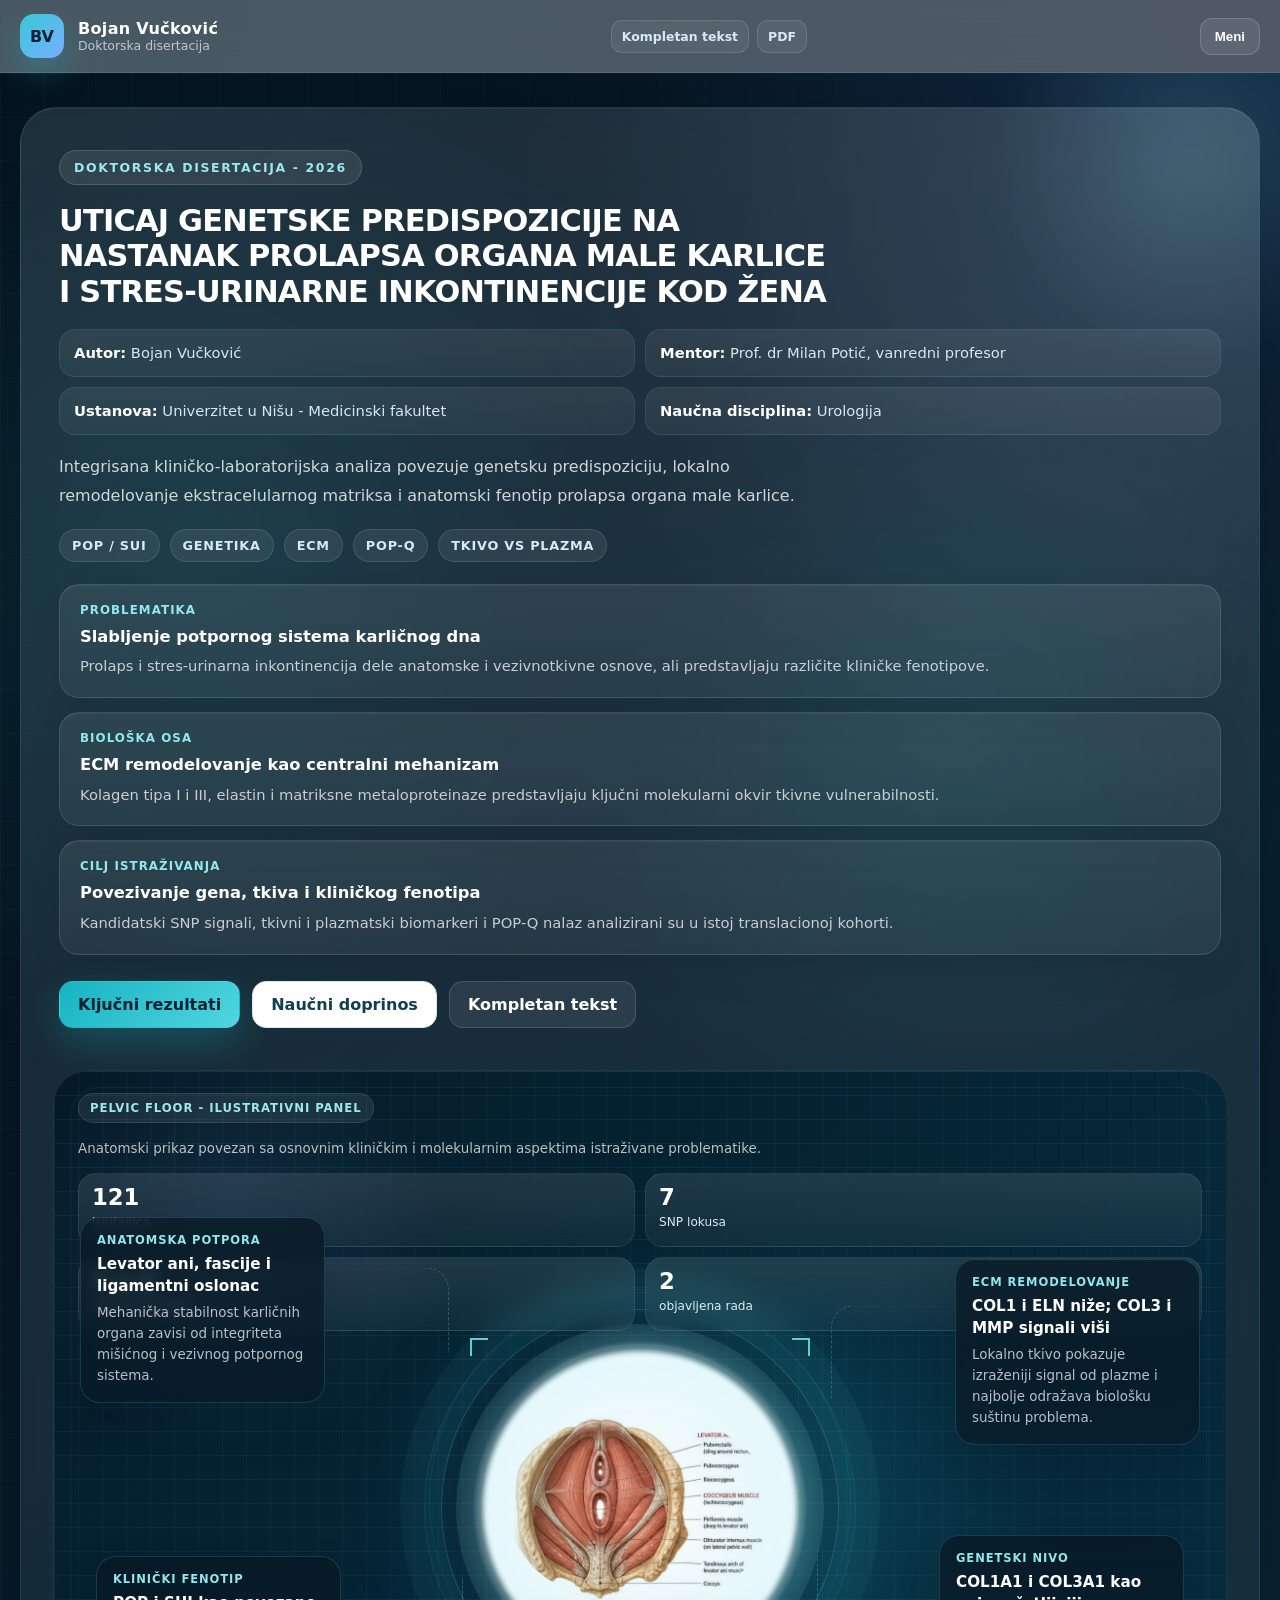
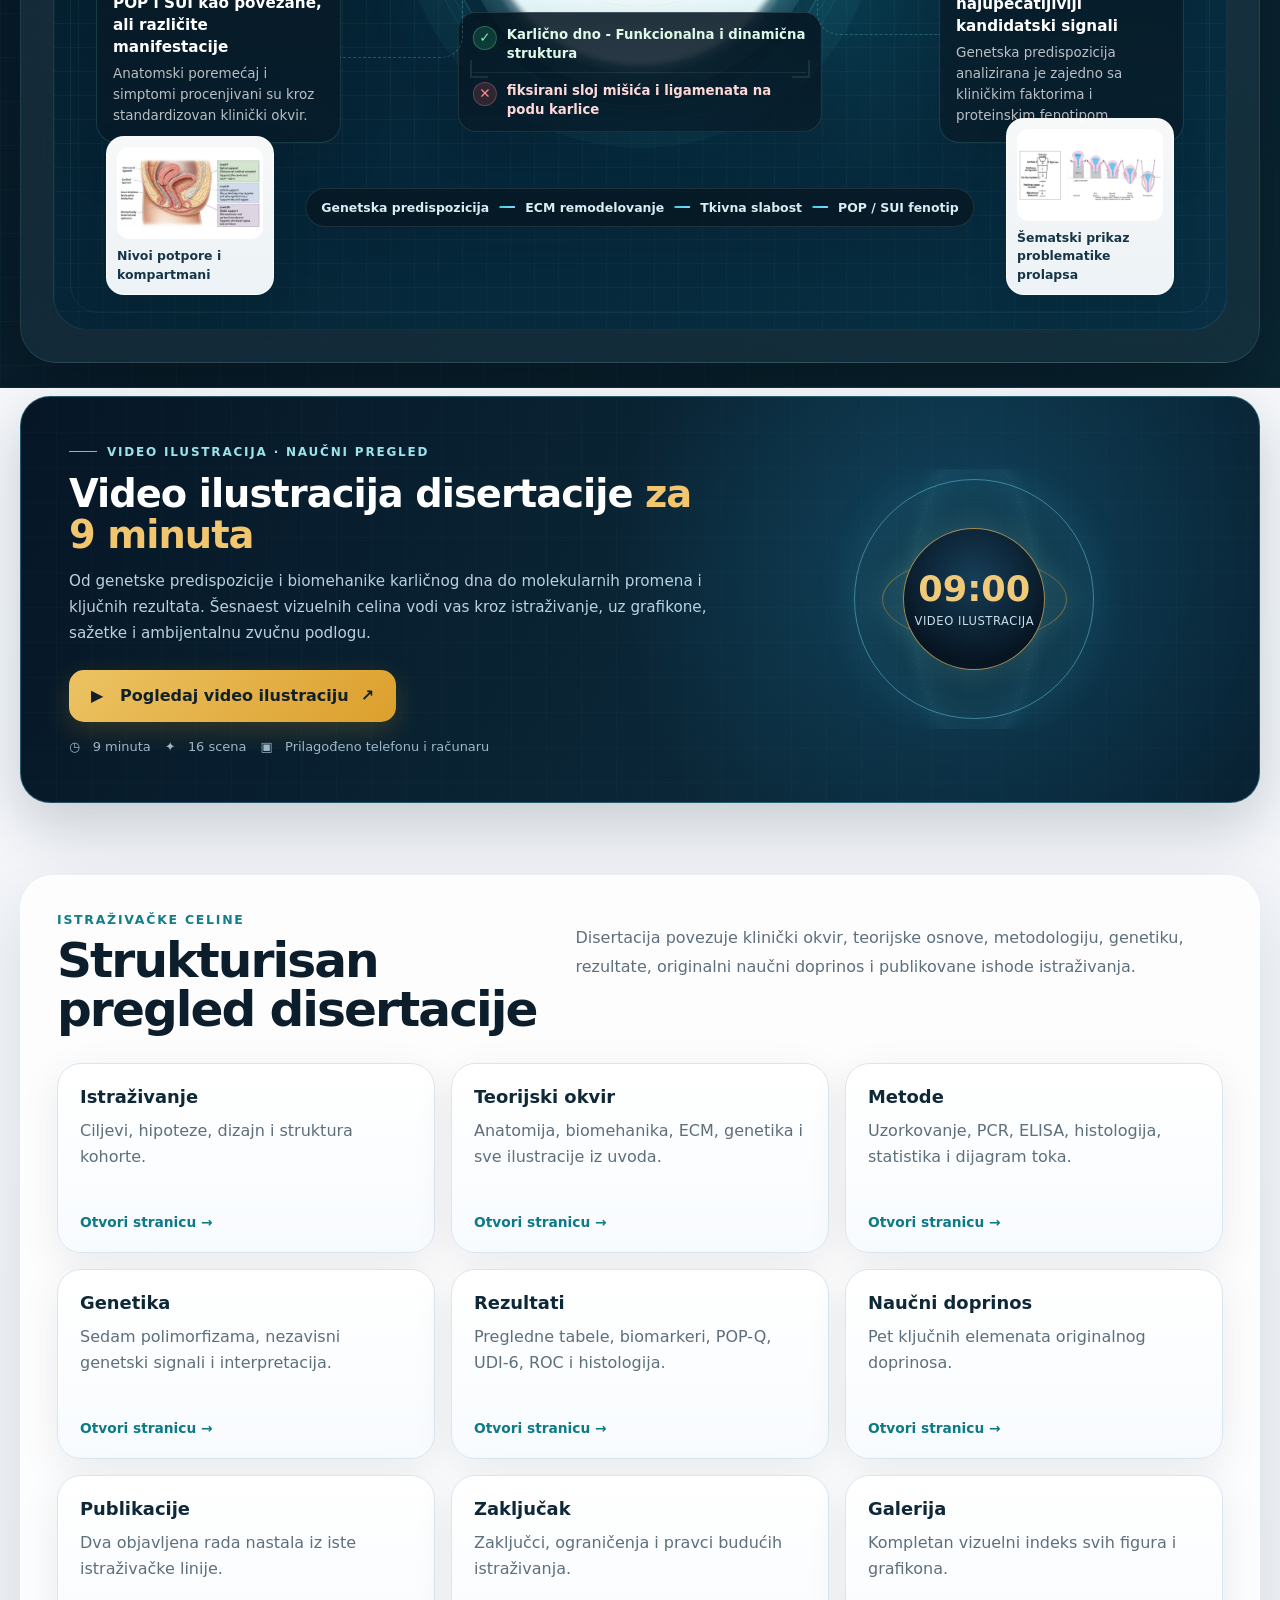
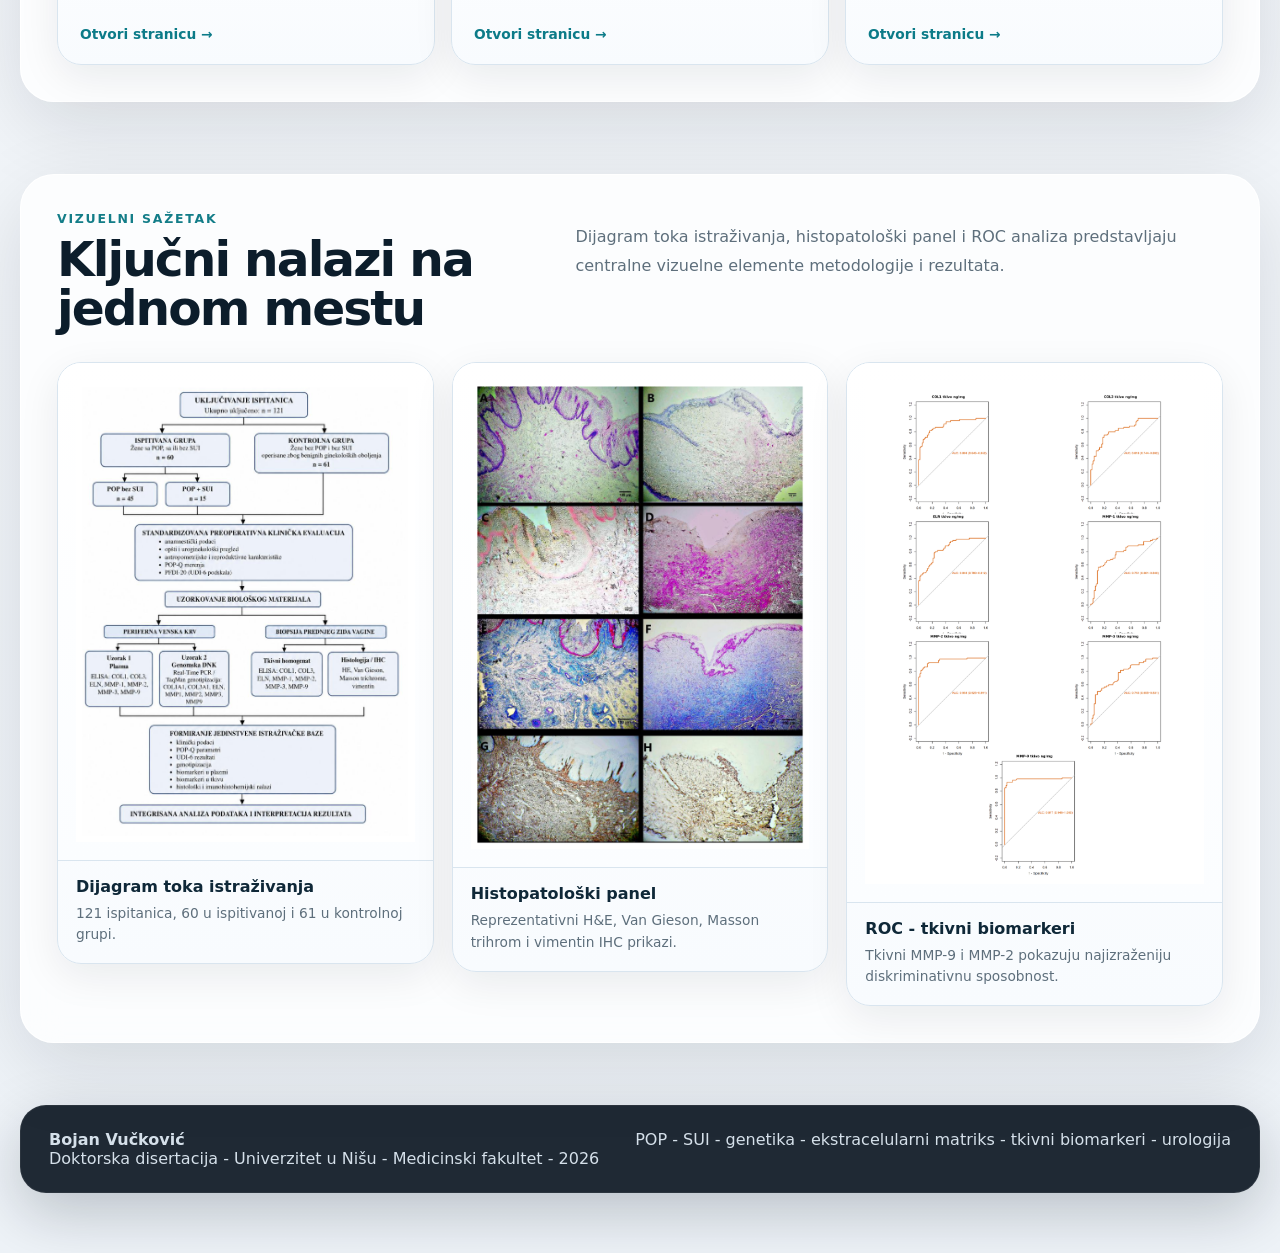
<file: index.html>
<!doctype html><html lang="sr-Latn"><head><meta charset="utf-8"><meta name="viewport" content="width=device-width,initial-scale=1"><title>Doktorska disertacija - Bojan Vučković</title><meta name="description" content="Savremeni naučni portal doktorske disertacije Bojana Vučkovića."><meta name="theme-color" content="#081c2b"><link rel="stylesheet" href="assets/style.css"><link rel="stylesheet" href="assets/mobile-overrides.css"><link rel="stylesheet" href="assets/uranjanje-promo.css"></head><body><div class="progress" aria-hidden="true"></div><header class="site-head"><div class="container nav">
<a class="brand" href="index.html"><span class="brand-mark">BV</span><span class="brand-copy"><strong>Bojan Vučković</strong><small>Doktorska disertacija</small></span></a>
<nav class="navlinks" aria-label="Glavna navigacija"><a class="active" href="index.html">Početna</a><a href="istrazivanje.html">Istraživanje</a><a href="teorija.html">Teorijski okvir</a><a href="metode.html">Metode</a><a href="genetika.html">Genetika</a><a href="rezultati.html">Rezultati</a><a href="doprinos.html">Doprinos</a><a href="publikacije.html">Publikacije</a><a href="zakljucak.html">Zaključak</a><a href="galerija.html">Galerija</a></nav>
<div class="nav-tools"><a class="tool-link" href="fulltext.html">Kompletan tekst</a><a class="tool-link" href="assets/disertacija.pdf">PDF</a></div>
<button class="menu-btn" aria-label="Otvori meni">Meni</button></div></header>
<main>
<section class="dissertation-banner">
  <div class="container">
    <div class="banner-panel refined-panel">
      <div class="banner-copy">
        <span class="banner-kicker">Doktorska disertacija - 2026</span>
        <h1>UTICAJ GENETSKE PREDISPOZICIJE NA NASTANAK PROLAPSA ORGANA MALE KARLICE I STRES-URINARNE INKONTINENCIJE KOD ŽENA</h1>
        <div class="banner-meta">
          <span><strong>Autor:</strong> Bojan Vučković</span>
          <span><strong>Mentor:</strong> Prof. dr Milan Potić, vanredni profesor</span>
          <span><strong>Ustanova:</strong> Univerzitet u Nišu - Medicinski fakultet</span>
          <span><strong>Naučna disciplina:</strong> Urologija</span>
        </div>
        <p class="banner-lead">Integrisana kliničko-laboratorijska analiza povezuje genetsku predispoziciju, lokalno remodelovanje ekstracelularnog matriksa i anatomski fenotip prolapsa organa male karlice.</p>
        <div class="research-tags" aria-label="Ključne teme"><span>POP / SUI</span><span>Genetika</span><span>ECM</span><span>POP-Q</span><span>Tkivo vs plazma</span></div>

        <div class="focus-grid">
          <article class="focus-card">
            <span>Problematika</span>
            <strong>Slabljenje potpornog sistema karličnog dna</strong>
            <p>Prolaps i stres-urinarna inkontinencija dele anatomske i vezivnotkivne osnove, ali predstavljaju različite kliničke fenotipove.</p>
          </article>
          <article class="focus-card">
            <span>Biološka osa</span>
            <strong>ECM remodelovanje kao centralni mehanizam</strong>
            <p>Kolagen tipa I i III, elastin i matriksne metaloproteinaze predstavljaju ključni molekularni okvir tkivne vulnerabilnosti.</p>
          </article>
          <article class="focus-card">
            <span>Cilj istraživanja</span>
            <strong>Povezivanje gena, tkiva i kliničkog fenotipa</strong>
            <p>Kandidatski SNP signali, tkivni i plazmatski biomarkeri i POP-Q nalaz analizirani su u istoj translacionoj kohorti.</p>
          </article>
        </div>

        <div class="actions banner-actions"><a class="btn primary" href="rezultati.html">Ključni rezultati</a><a class="btn secondary" href="doprinos.html">Naučni doprinos</a><a class="btn ghost" href="fulltext.html">Kompletan tekst</a></div>
      </div>

      <div class="pelvic-illustration-panel" aria-hidden="true">
        <div class="banner-tech-grid"></div>
        <div class="panel-title-line">
          <span class="panel-kicker">Pelvic floor - ilustrativni panel</span>
          <p>Anatomski prikaz povezan sa osnovnim kliničkim i molekularnim aspektima istraživane problematike.</p>
        </div>

        <div class="panel-callout callout-anatomy">
          <small>Anatomska potpora</small>
          <strong>Levator ani, fascije i ligamentni oslonac</strong>
          <span>Mehanička stabilnost karličnih organa zavisi od integriteta mišićnog i vezivnog potpornog sistema.</span>
        </div>

        <div class="panel-callout callout-clinic">
          <small>Klinički fenotip</small>
          <strong>POP i SUI kao povezane, ali različite manifestacije</strong>
          <span>Anatomski poremećaj i simptomi procenjivani su kroz standardizovan klinički okvir.</span>
        </div>

        <div class="panel-callout callout-ecm">
          <small>ECM remodelovanje</small>
          <strong>COL1 i ELN niže; COL3 i MMP signali viši</strong>
          <span>Lokalno tkivo pokazuje izraženiji signal od plazme i najbolje odražava biološku suštinu problema.</span>
        </div>

        <div class="panel-callout callout-genetics">
          <small>Genetski nivo</small>
          <strong>COL1A1 i COL3A1 kao najupečatljiviji kandidatski signali</strong>
          <span>Genetska predispozicija analizirana je zajedno sa kliničkim faktorima i proteinskim fenotipom.</span>
        </div>

        <div class="central-figure-wrap">
          <div class="central-figure-bg"></div>
          <div class="scan-corners"><i></i><i></i><i></i><i></i></div>
          <img src="assets/img/dissertation/figure_03.png" alt="Ilustracija karličnog dna" loading="eager">
          <div class="center-label-card">
            <div class="label-row positive"><span class="label-icon">✓</span><span>Karlično dno - Funkcionalna i dinamična struktura</span></div>
            <div class="label-row negative"><span class="label-icon">✕</span><span>fiksirani sloj mišića i ligamenata na podu karlice</span></div>
          </div>
        </div>

        <div class="inset-card inset-left">
          <img src="assets/img/dissertation/figure_08.png" alt="Prikaz kompartmenta i nivoa potpore" loading="lazy">
          <span>Nivoi potpore i kompartmani</span>
        </div>

        <div class="inset-card inset-right">
          <img src="assets/img/dissertation/figure_10.png" alt="Šematski prikaz problema prolapsa" loading="lazy">
          <span>Šematski prikaz problematike prolapsa</span>
        </div>

        <div class="pathway-strip">
          <div>Genetska predispozicija</div>
          <i></i>
          <div>ECM remodelovanje</div>
          <i></i>
          <div>Tkivna slabost</div>
          <i></i>
          <div>POP / SUI fenotip</div>
        </div>

        <div class="micro-fact-grid">
          <div class="micro-fact"><b>121</b><span>ispitanica</span></div>
          <div class="micro-fact"><b>7</b><span>SNP lokusa</span></div>
          <div class="micro-fact"><b>7 x 2</b><span>ECM biomarkera</span></div>
          <div class="micro-fact"><b>2</b><span>objavljena rada</span></div>
        </div>
      </div>
    </div>
  </div>
</section>

<section class="section immersion-teaser" aria-labelledby="immersive-title">
  <div class="container immersion-panel">
    <div class="immersion-copy">
      <div class="immersion-eyebrow"><span aria-hidden="true"></span> Video ilustracija · Naučni pregled</div>
      <h2 id="immersive-title">Video ilustracija disertacije <em>za 9 minuta</em></h2>
      <p>Od genetske predispozicije i biomehanike karličnog dna do molekularnih promena i ključnih rezultata. Šesnaest vizuelnih celina vodi vas kroz istraživanje, uz grafikone, sažetke i ambijentalnu zvučnu podlogu.</p>
      <a class="immersion-action" href="uranjanje.html" aria-label="Pokreni devetominutnu video ilustraciju disertacije">▶ &nbsp; Pogledaj video ilustraciju <span aria-hidden="true">↗</span></a>
      <div class="immersion-meta"><span>◷ &nbsp; 9 minuta</span><span>✦ &nbsp; 16 scena</span><span>▣ &nbsp; Prilagođeno telefonu i računaru</span></div>
    </div>
    <div class="immersion-art" aria-hidden="true">
      <div class="immersion-orbit"></div><div class="immersion-orbit"></div><div class="immersion-orbit"></div>
      <div class="immersion-core"><strong>09:00</strong><span>Video ilustracija</span></div>
    </div>
  </div>
</section>

<section class="section">
  <div class="container surface">
    <div class="section-head"><div><div class="kicker">Istraživačke celine</div><h2>Strukturisan pregled disertacije</h2></div><p>Disertacija povezuje klinički okvir, teorijske osnove, metodologiju, genetiku, rezultate, originalni naučni doprinos i publikovane ishode istraživanja.</p></div>
    <div class="portal-grid"><a class="portal-card" href="istrazivanje.html"><span>Istraživanje</span><p>Ciljevi, hipoteze, dizajn i struktura kohorte.</p><b>Otvori stranicu →</b></a><a class="portal-card" href="teorija.html"><span>Teorijski okvir</span><p>Anatomija, biomehanika, ECM, genetika i sve ilustracije iz uvoda.</p><b>Otvori stranicu →</b></a><a class="portal-card" href="metode.html"><span>Metode</span><p>Uzorkovanje, PCR, ELISA, histologija, statistika i dijagram toka.</p><b>Otvori stranicu →</b></a><a class="portal-card" href="genetika.html"><span>Genetika</span><p>Sedam polimorfizama, nezavisni genetski signali i interpretacija.</p><b>Otvori stranicu →</b></a><a class="portal-card" href="rezultati.html"><span>Rezultati</span><p>Pregledne tabele, biomarkeri, POP-Q, UDI-6, ROC i histologija.</p><b>Otvori stranicu →</b></a><a class="portal-card" href="doprinos.html"><span>Naučni doprinos</span><p>Pet ključnih elemenata originalnog doprinosa.</p><b>Otvori stranicu →</b></a><a class="portal-card" href="publikacije.html"><span>Publikacije</span><p>Dva objavljena rada nastala iz iste istraživačke linije.</p><b>Otvori stranicu →</b></a><a class="portal-card" href="zakljucak.html"><span>Zaključak</span><p>Zaključci, ograničenja i pravci budućih istraživanja.</p><b>Otvori stranicu →</b></a><a class="portal-card" href="galerija.html"><span>Galerija</span><p>Kompletan vizuelni indeks svih figura i grafikona.</p><b>Otvori stranicu →</b></a></div>
  </div>
</section>

<section class="section">
  <div class="container surface">
    <div class="section-head"><div><div class="kicker">Vizuelni sažetak</div><h2>Ključni nalazi na jednom mestu</h2></div><p>Dijagram toka istraživanja, histopatološki panel i ROC analiza predstavljaju centralne vizuelne elemente metodologije i rezultata.</p></div>
    <div class="feature-visuals"><figure class="figure-card clickable-figure "><div class="figure-img-wrap"><img src="assets/img/dissertation/figure_20.png" alt="Dijagram toka istraživanja" loading="lazy"></div><figcaption><strong>Dijagram toka istraživanja</strong><span>121 ispitanica, 60 u ispitivanoj i 61 u kontrolnoj grupi.</span></figcaption></figure><figure class="figure-card clickable-figure "><div class="figure-img-wrap"><img src="assets/img/dissertation/figure_21.png" alt="Histopatološki panel" loading="lazy"></div><figcaption><strong>Histopatološki panel</strong><span>Reprezentativni H&E, Van Gieson, Masson trihrom i vimentin IHC prikazi.</span></figcaption></figure><figure class="figure-card clickable-figure "><div class="figure-img-wrap"><img src="assets/img/dissertation/graph_10.png" alt="ROC - tkivni biomarkeri" loading="lazy"></div><figcaption><strong>ROC - tkivni biomarkeri</strong><span>Tkivni MMP-9 i MMP-2 pokazuju najizraženiju diskriminativnu sposobnost.</span></figcaption></figure></div>
  </div>
</section>
</main><footer><div class="container footer-grid"><div><strong>Bojan Vučković</strong><br>Doktorska disertacija - Univerzitet u Nišu - Medicinski fakultet - 2026</div><div>POP - SUI - genetika - ekstracelularni matriks - tkivni biomarkeri - urologija</div></div></footer><div class="lightbox" id="lightbox" aria-hidden="true"><button class="lightbox-close" aria-label="Zatvori prikaz">×</button><img class="lightbox-image" alt="Uvećani prikaz ilustracije"><p class="lightbox-caption"></p></div><script>
const progress = document.querySelector('.progress');
const root = document.documentElement;
const updateProgress = () => {
  const total = root.scrollHeight - root.clientHeight;
  const pct = total > 0 ? (root.scrollTop / total) * 100 : 0;
  if (progress) progress.style.width = `${pct}%`;
};
addEventListener('scroll', updateProgress, {passive:true});
updateProgress();

const menu = document.querySelector('.menu-btn');
const links = document.querySelector('.navlinks');
menu?.addEventListener('click', () => links?.classList.toggle('open'));
links?.querySelectorAll('a').forEach(a => a.addEventListener('click', () => links.classList.remove('open')));

const search = document.querySelector('#siteSearch');
const info = document.querySelector('#searchInfo');
const searchBlocks = [...document.querySelectorAll('[data-search]')];
search?.addEventListener('input', () => {
  const q = search.value.trim().toLocaleLowerCase('sr');
  searchBlocks.forEach(el => el.classList.remove('search-hit'));
  if (!q) { if(info) info.textContent='Pretraga obuhvata glavne tematske celine ovog sajta.'; return; }
  const hits = searchBlocks.filter(el => el.innerText.toLocaleLowerCase('sr').includes(q));
  hits.forEach(el => el.classList.add('search-hit'));
  if(info) info.textContent = hits.length ? `Pronađeno tematskih blokova: ${hits.length}.` : 'Nema rezultata u sažetom prikazu. Otvorite kompletan tekst za detaljnu pretragu.';
  hits[0]?.scrollIntoView({behavior:'smooth',block:'center'});
});

const lightbox = document.getElementById('lightbox');
const lightboxImg = lightbox?.querySelector('.lightbox-image');
const lightboxCaption = lightbox?.querySelector('.lightbox-caption');
const closeBtn = lightbox?.querySelector('.lightbox-close');
const openLightbox = (src, alt, caption) => {
  if (!lightbox || !lightboxImg || !lightboxCaption) return;
  lightboxImg.src = src;
  lightboxImg.alt = alt || '';
  lightboxCaption.textContent = caption || alt || '';
  lightbox.classList.add('open');
  lightbox.setAttribute('aria-hidden','false');
  document.body.style.overflow='hidden';
};
const closeLightbox = () => {
  if (!lightbox) return;
  lightbox.classList.remove('open');
  lightbox.setAttribute('aria-hidden','true');
  document.body.style.overflow='';
};
document.querySelectorAll('.clickable-figure').forEach(figure => {
  const img = figure.querySelector('img');
  const cap = figure.querySelector('figcaption')?.innerText || '';
  figure.addEventListener('click', () => img && openLightbox(img.currentSrc || img.src, img.alt, cap));
});
closeBtn?.addEventListener('click', closeLightbox);
lightbox?.addEventListener('click', e => { if(e.target===lightbox) closeLightbox(); });
addEventListener('keydown', e => { if(e.key==='Escape') closeLightbox(); });

</script><script src="assets/mobile-nav.js"></script></body></html>
</file>
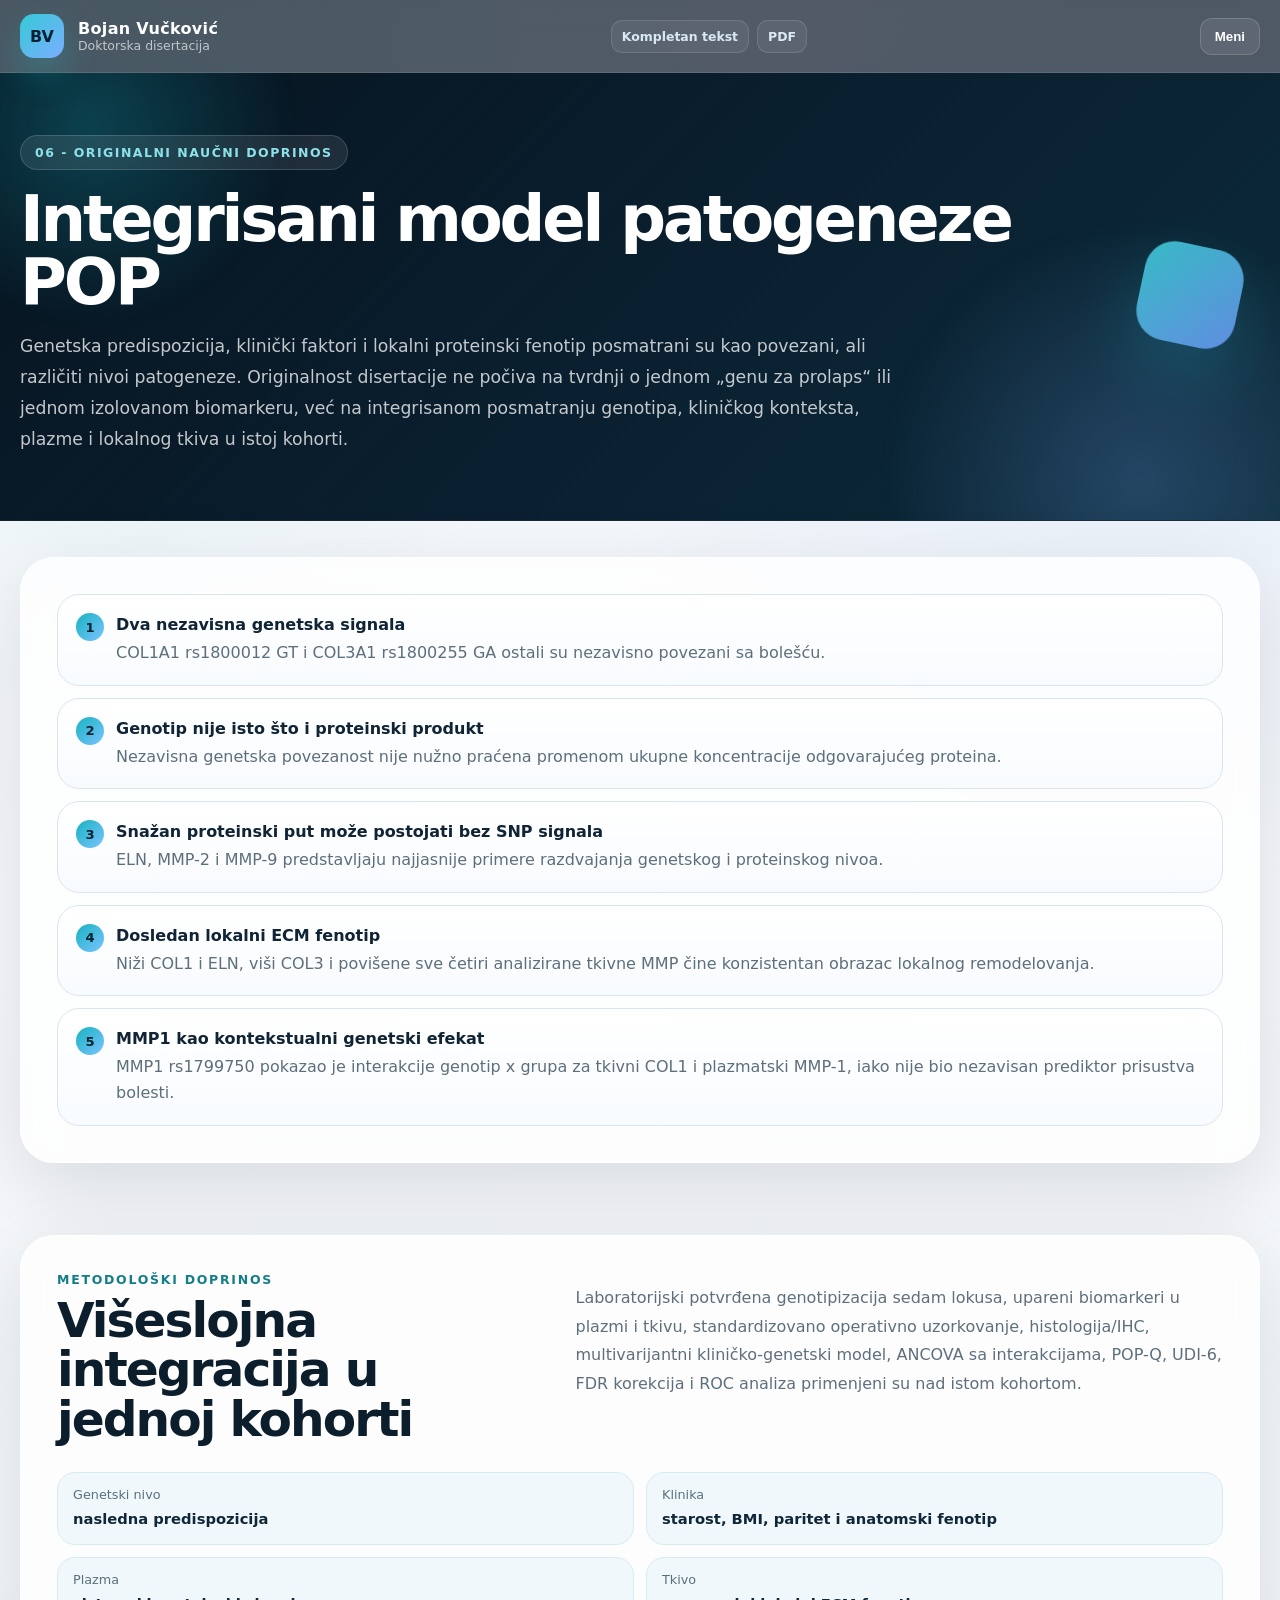
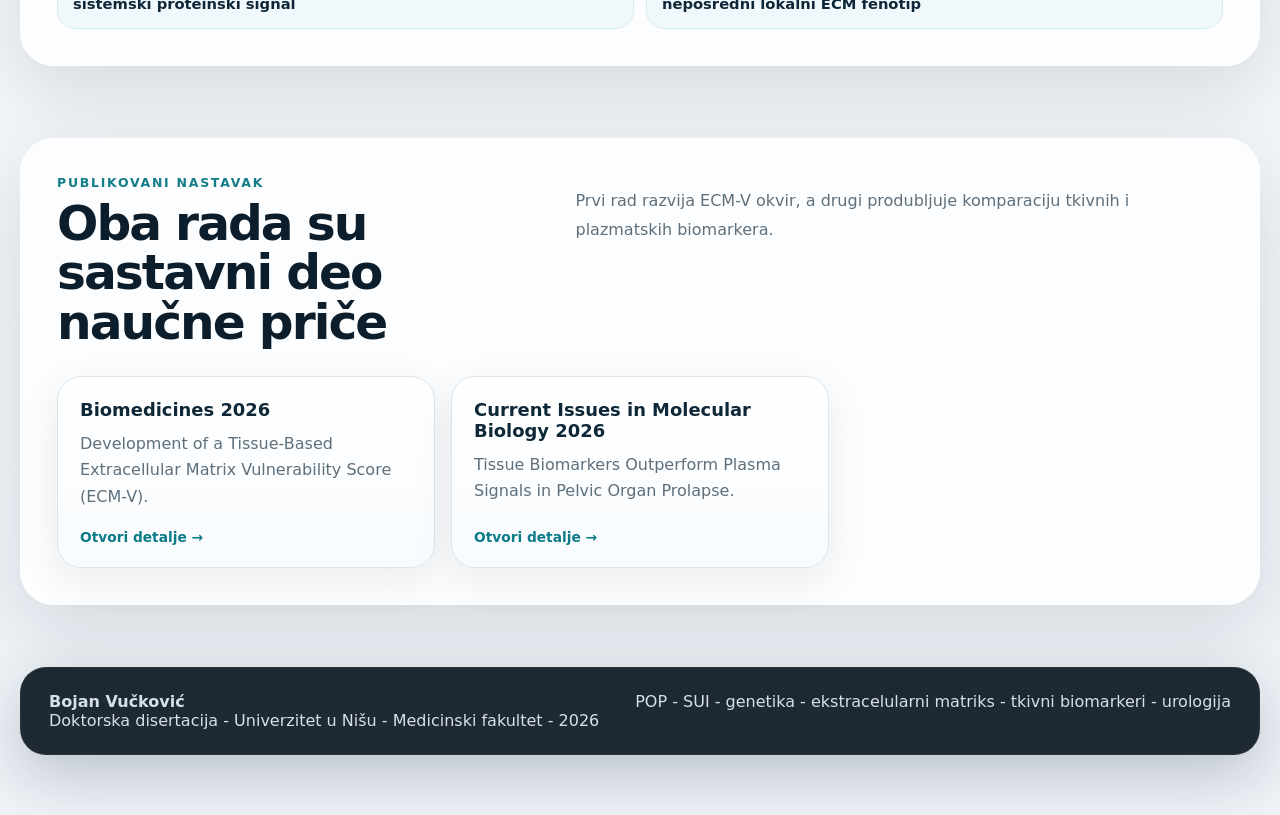
<file: doprinos.html>
<!doctype html><html lang="sr-Latn"><head><meta charset="utf-8"><meta name="viewport" content="width=device-width,initial-scale=1"><title>Naučni doprinos - Doktorska disertacija</title><meta name="description" content="Originalni naučni doprinos doktorske disertacije."><meta name="theme-color" content="#081c2b"><link rel="stylesheet" href="assets/style.css"><link rel="stylesheet" href="assets/mobile-overrides.css"></head><body><div class="progress" aria-hidden="true"></div><header class="site-head"><div class="container nav">
<a class="brand" href="index.html"><span class="brand-mark">BV</span><span class="brand-copy"><strong>Bojan Vučković</strong><small>Doktorska disertacija</small></span></a>
<nav class="navlinks" aria-label="Glavna navigacija"><a class="" href="index.html">Početna</a><a class="" href="istrazivanje.html">Istraživanje</a><a class="" href="teorija.html">Teorijski okvir</a><a class="" href="metode.html">Metode</a><a class="" href="genetika.html">Genetika</a><a class="" href="rezultati.html">Rezultati</a><a class="active" href="doprinos.html">Doprinos</a><a class="" href="publikacije.html">Publikacije</a><a class="" href="zakljucak.html">Zaključak</a><a class="" href="galerija.html">Galerija</a></nav>
<div class="nav-tools"><a class="tool-link" href="fulltext.html">Kompletan tekst</a><a class="tool-link" href="assets/disertacija.pdf">PDF</a></div>
<button class="menu-btn" aria-label="Otvori meni">Meni</button></div></header><main><section class="page-hero"><div class="container page-hero-inner"><div><span class="eyebrow">06 - Originalni naučni doprinos</span><h1>Integrisani model patogeneze POP</h1><p>Genetska predispozicija, klinički faktori i lokalni proteinski fenotip posmatrani su kao povezani, ali različiti nivoi patogeneze. Originalnost disertacije ne počiva na tvrdnji o jednom „genu za prolaps“ ili jednom izolovanom biomarkeru, već na integrisanom posmatranju genotipa, kliničkog konteksta, plazme i lokalnog tkiva u istoj kohorti.</p></div><div class="page-hero-orb"></div></div></section><section class="section"><div class="container surface"><div class="five"><div class="item"><b>Dva nezavisna genetska signala</b><p>COL1A1 rs1800012 GT i COL3A1 rs1800255 GA ostali su nezavisno povezani sa bolešću.</p></div><div class="item"><b>Genotip nije isto što i proteinski produkt</b><p>Nezavisna genetska povezanost nije nužno praćena promenom ukupne koncentracije odgovarajućeg proteina.</p></div><div class="item"><b>Snažan proteinski put može postojati bez SNP signala</b><p>ELN, MMP-2 i MMP-9 predstavljaju najjasnije primere razdvajanja genetskog i proteinskog nivoa.</p></div><div class="item"><b>Dosledan lokalni ECM fenotip</b><p>Niži COL1 i ELN, viši COL3 i povišene sve četiri analizirane tkivne MMP čine konzistentan obrazac lokalnog remodelovanja.</p></div><div class="item"><b>MMP1 kao kontekstualni genetski efekat</b><p>MMP1 rs1799750 pokazao je interakcije genotip x grupa za tkivni COL1 i plazmatski MMP-1, iako nije bio nezavisan prediktor prisustva bolesti.</p></div></div></div></section><section class="section"><div class="container surface"><div class="section-head"><div><div class="kicker">Metodološki doprinos</div><h2>Višeslojna integracija u jednoj kohorti</h2></div><p>Laboratorijski potvrđena genotipizacija sedam lokusa, upareni biomarkeri u plazmi i tkivu, standardizovano operativno uzorkovanje, histologija/IHC, multivarijantni kliničko-genetski model, ANCOVA sa interakcijama, POP-Q, UDI-6, FDR korekcija i ROC analiza primenjeni su nad istom kohortom.</p></div><div class="callout-grid"><div class="callout"><span>Genetski nivo</span><strong>nasledna predispozicija</strong></div><div class="callout"><span>Klinika</span><strong>starost, BMI, paritet i anatomski fenotip</strong></div><div class="callout"><span>Plazma</span><strong>sistemski proteinski signal</strong></div><div class="callout"><span>Tkivo</span><strong>neposredni lokalni ECM fenotip</strong></div></div></div></section><section class="section"><div class="container surface"><div class="section-head"><div><div class="kicker">Publikovani nastavak</div><h2>Oba rada su sastavni deo naučne priče</h2></div><p>Prvi rad razvija ECM-V okvir, a drugi produbljuje komparaciju tkivnih i plazmatskih biomarkera.</p></div><div class="portal-grid"><a class="portal-card" href="publikacije.html#ecmv"><span>Biomedicines 2026</span><p>Development of a Tissue-Based Extracellular Matrix Vulnerability Score (ECM-V).</p><b>Otvori detalje →</b></a><a class="portal-card" href="publikacije.html#cimb"><span>Current Issues in Molecular Biology 2026</span><p>Tissue Biomarkers Outperform Plasma Signals in Pelvic Organ Prolapse.</p><b>Otvori detalje →</b></a></div></div></section></main><footer><div class="container footer-grid"><div><strong>Bojan Vučković</strong><br>Doktorska disertacija - Univerzitet u Nišu - Medicinski fakultet - 2026</div><div>POP - SUI - genetika - ekstracelularni matriks - tkivni biomarkeri - urologija</div></div></footer><div class="lightbox" id="lightbox" aria-hidden="true"><button class="lightbox-close" aria-label="Zatvori prikaz">×</button><img class="lightbox-image" alt="Uvećani prikaz ilustracije"><p class="lightbox-caption"></p></div><script>
const progress = document.querySelector('.progress');
const root = document.documentElement;
const updateProgress = () => {
  const total = root.scrollHeight - root.clientHeight;
  const pct = total > 0 ? (root.scrollTop / total) * 100 : 0;
  if (progress) progress.style.width = `${pct}%`;
};
addEventListener('scroll', updateProgress, {passive:true});
updateProgress();

const menu = document.querySelector('.menu-btn');
const links = document.querySelector('.navlinks');
menu?.addEventListener('click', () => links?.classList.toggle('open'));
links?.querySelectorAll('a').forEach(a => a.addEventListener('click', () => links.classList.remove('open')));

const search = document.querySelector('#siteSearch');
const info = document.querySelector('#searchInfo');
const searchBlocks = [...document.querySelectorAll('[data-search]')];
search?.addEventListener('input', () => {
  const q = search.value.trim().toLocaleLowerCase('sr');
  searchBlocks.forEach(el => el.classList.remove('search-hit'));
  if (!q) { if(info) info.textContent='Pretraga obuhvata glavne tematske celine ovog sajta.'; return; }
  const hits = searchBlocks.filter(el => el.innerText.toLocaleLowerCase('sr').includes(q));
  hits.forEach(el => el.classList.add('search-hit'));
  if(info) info.textContent = hits.length ? `Pronađeno tematskih blokova: ${hits.length}.` : 'Nema rezultata u sažetom prikazu. Otvorite kompletan tekst za detaljnu pretragu.';
  hits[0]?.scrollIntoView({behavior:'smooth',block:'center'});
});

const lightbox = document.getElementById('lightbox');
const lightboxImg = lightbox?.querySelector('.lightbox-image');
const lightboxCaption = lightbox?.querySelector('.lightbox-caption');
const closeBtn = lightbox?.querySelector('.lightbox-close');
const openLightbox = (src, alt, caption) => {
  if (!lightbox || !lightboxImg || !lightboxCaption) return;
  lightboxImg.src = src;
  lightboxImg.alt = alt || '';
  lightboxCaption.textContent = caption || alt || '';
  lightbox.classList.add('open');
  lightbox.setAttribute('aria-hidden','false');
  document.body.style.overflow='hidden';
};
const closeLightbox = () => {
  if (!lightbox) return;
  lightbox.classList.remove('open');
  lightbox.setAttribute('aria-hidden','true');
  document.body.style.overflow='';
};
document.querySelectorAll('.clickable-figure').forEach(figure => {
  const img = figure.querySelector('img');
  const cap = figure.querySelector('figcaption')?.innerText || '';
  figure.addEventListener('click', () => img && openLightbox(img.currentSrc || img.src, img.alt, cap));
});
closeBtn?.addEventListener('click', closeLightbox);
lightbox?.addEventListener('click', e => { if(e.target===lightbox) closeLightbox(); });
addEventListener('keydown', e => { if(e.key==='Escape') closeLightbox(); });

</script><script src="assets/mobile-nav.js"></script></body></html>
</file>
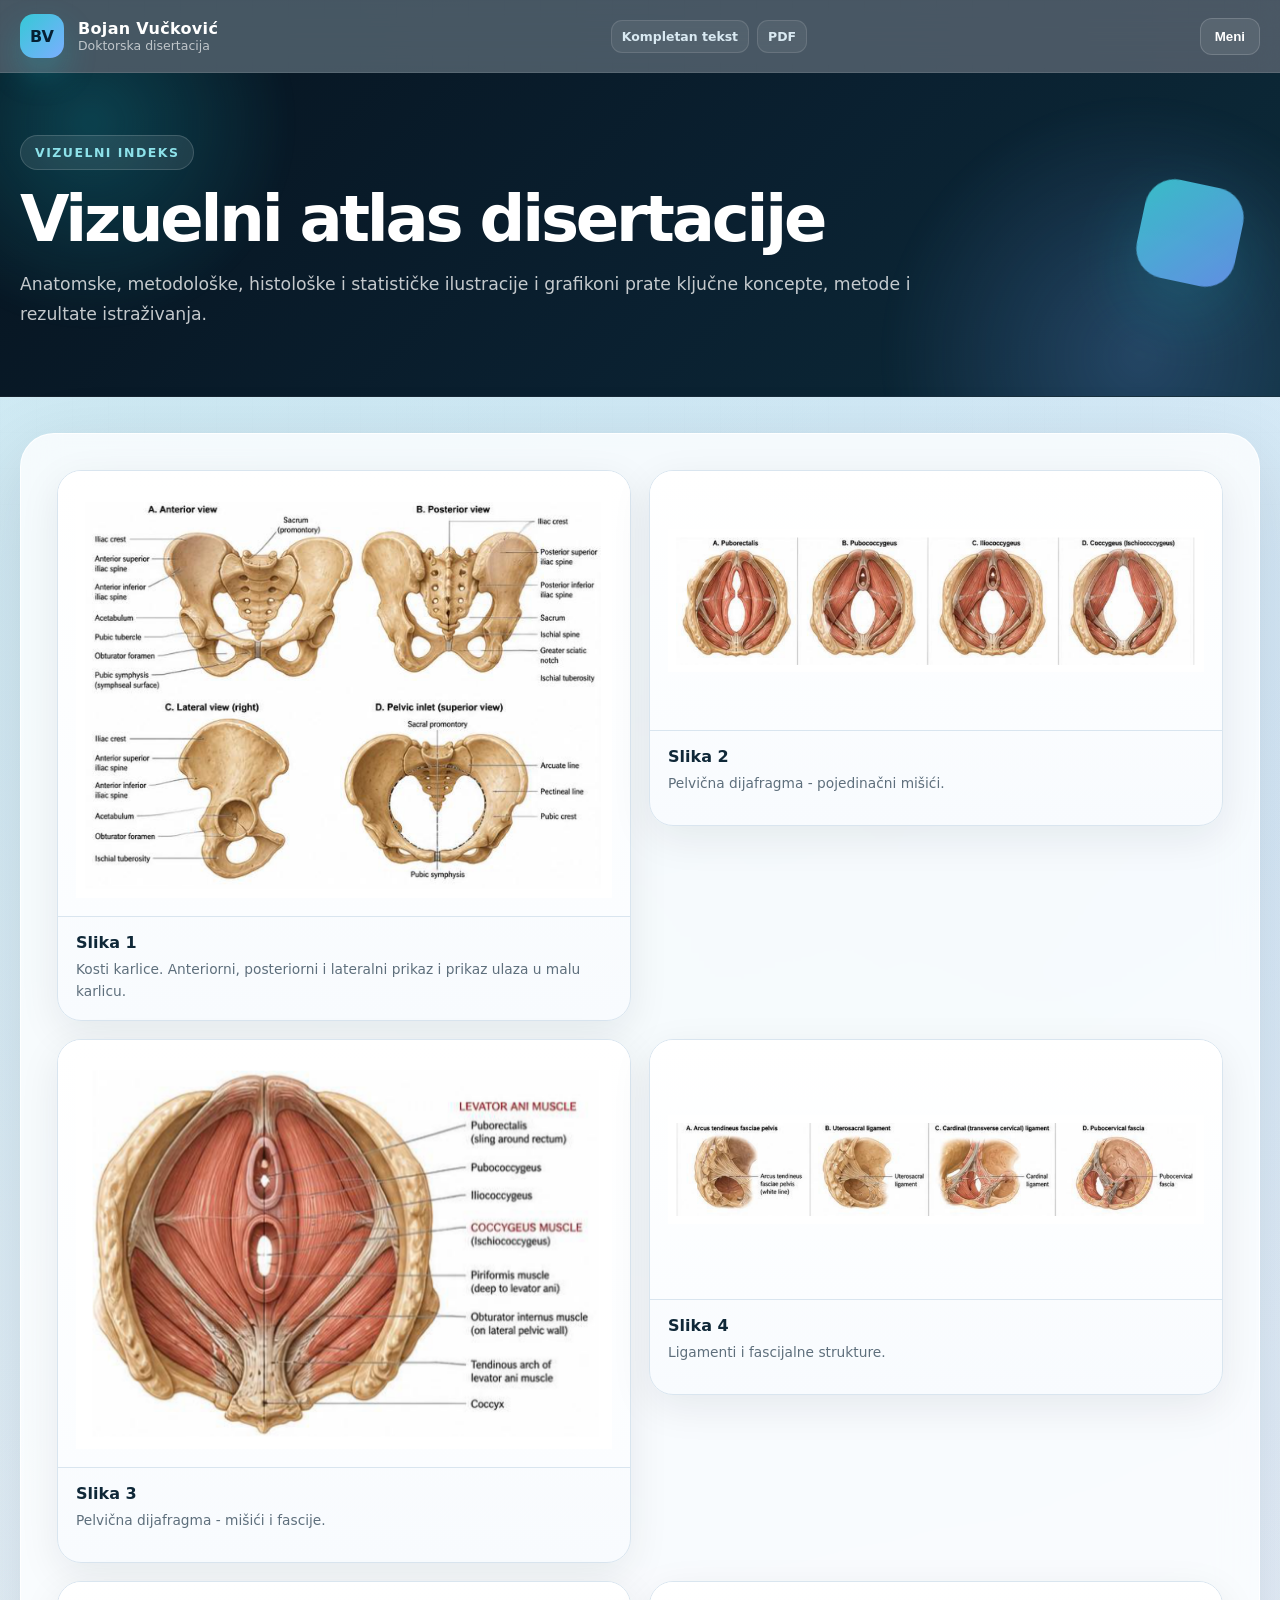
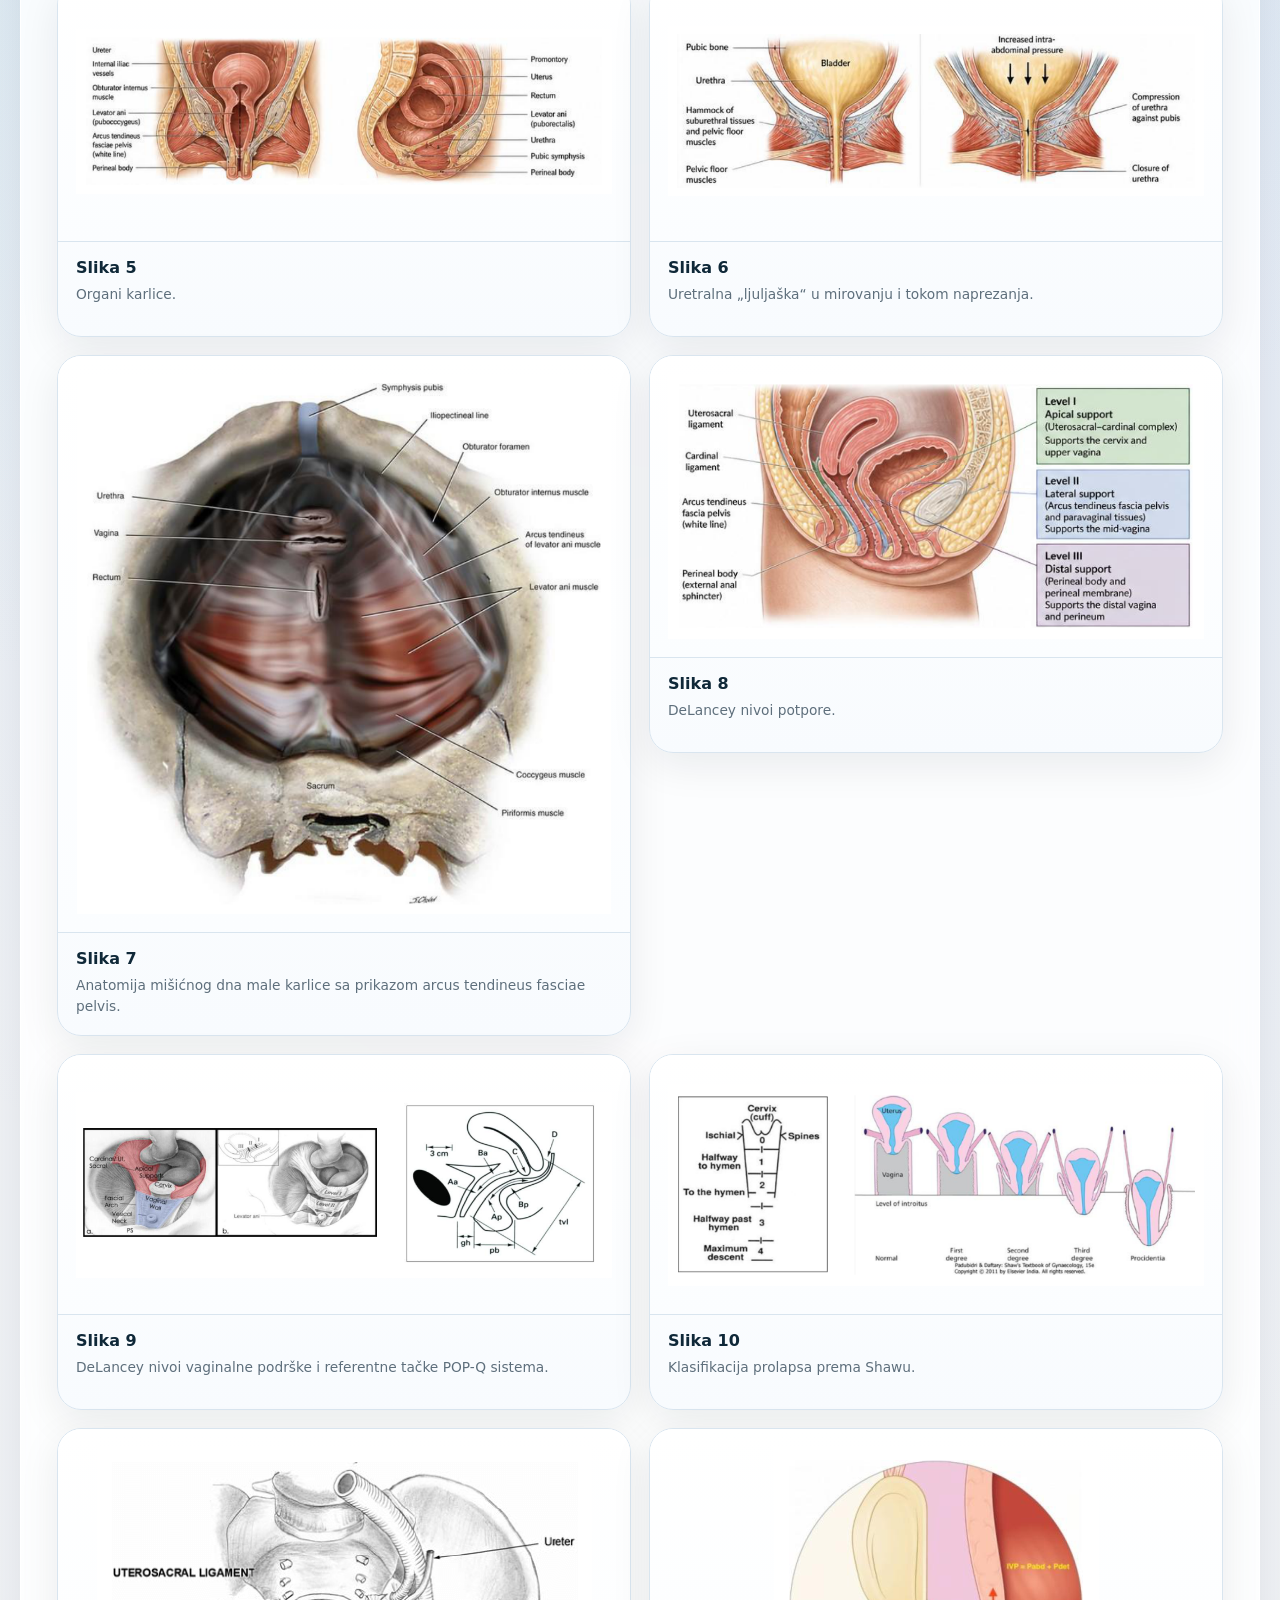
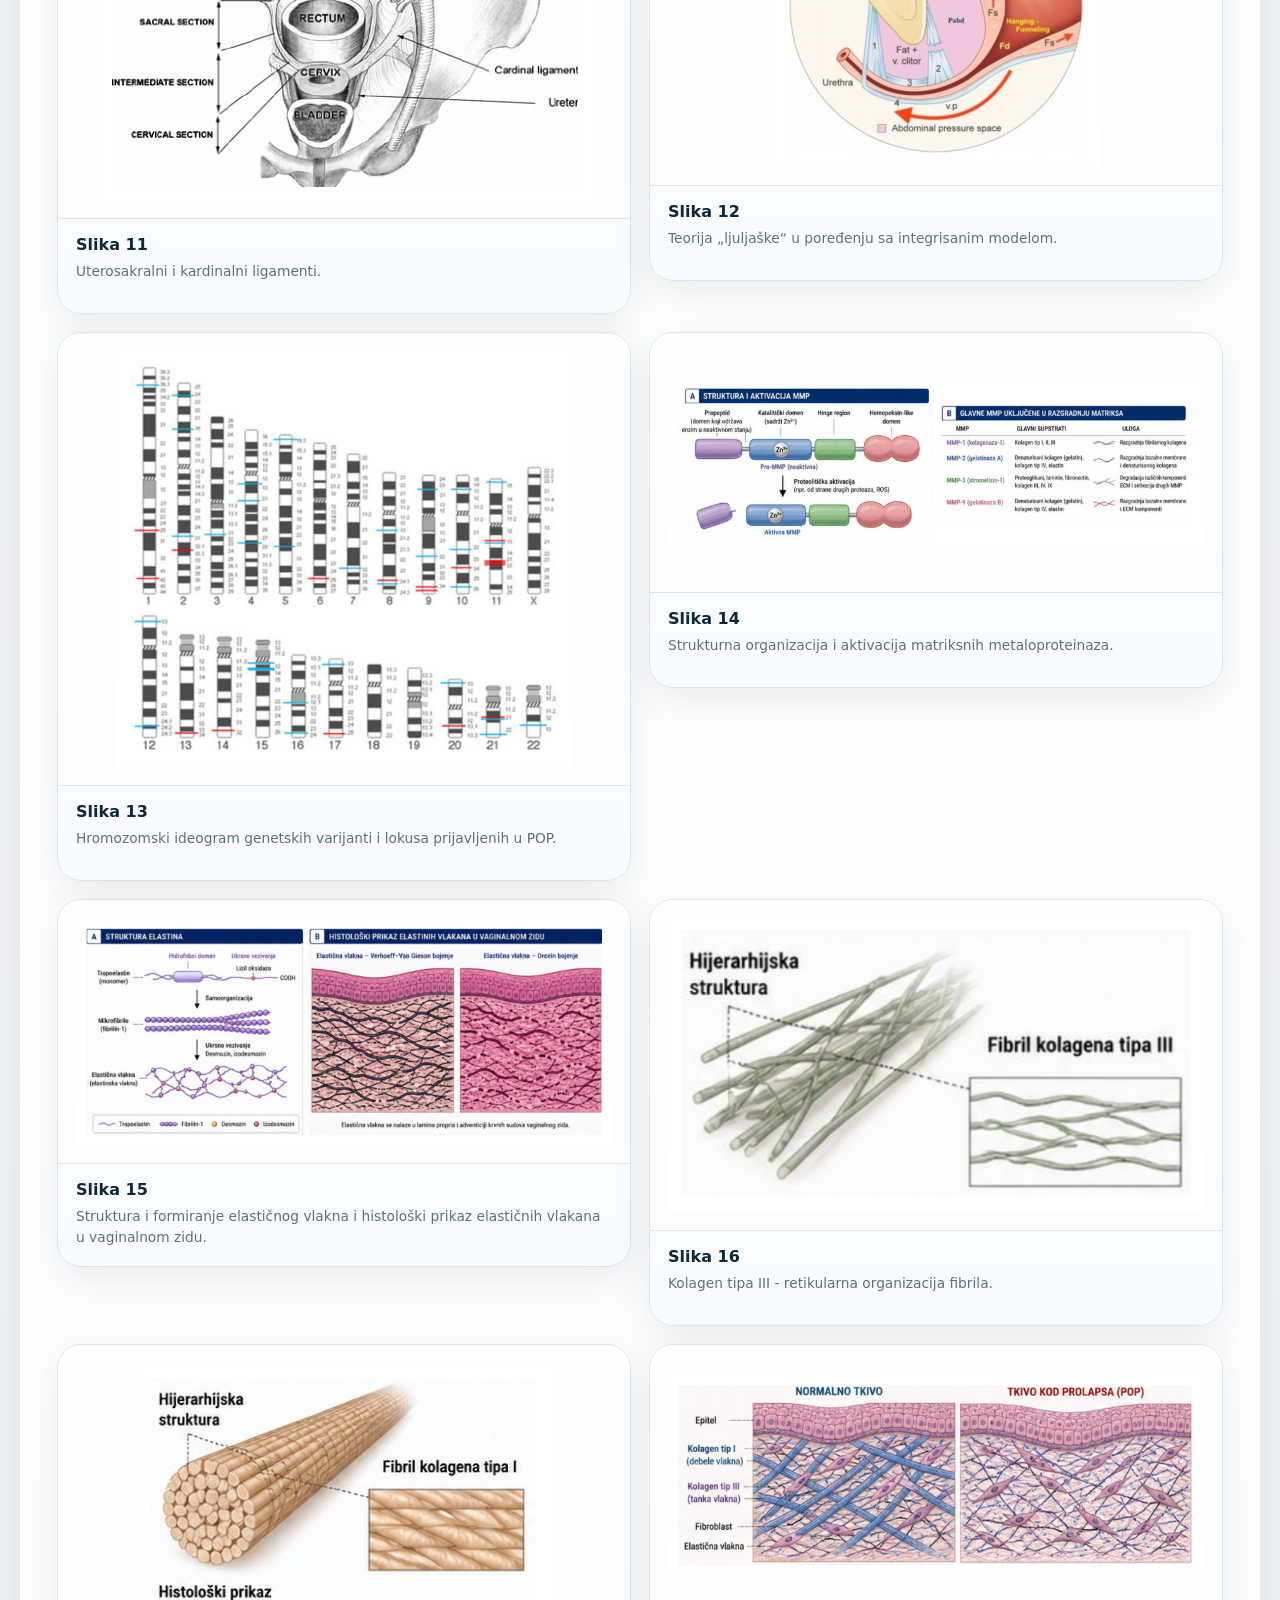
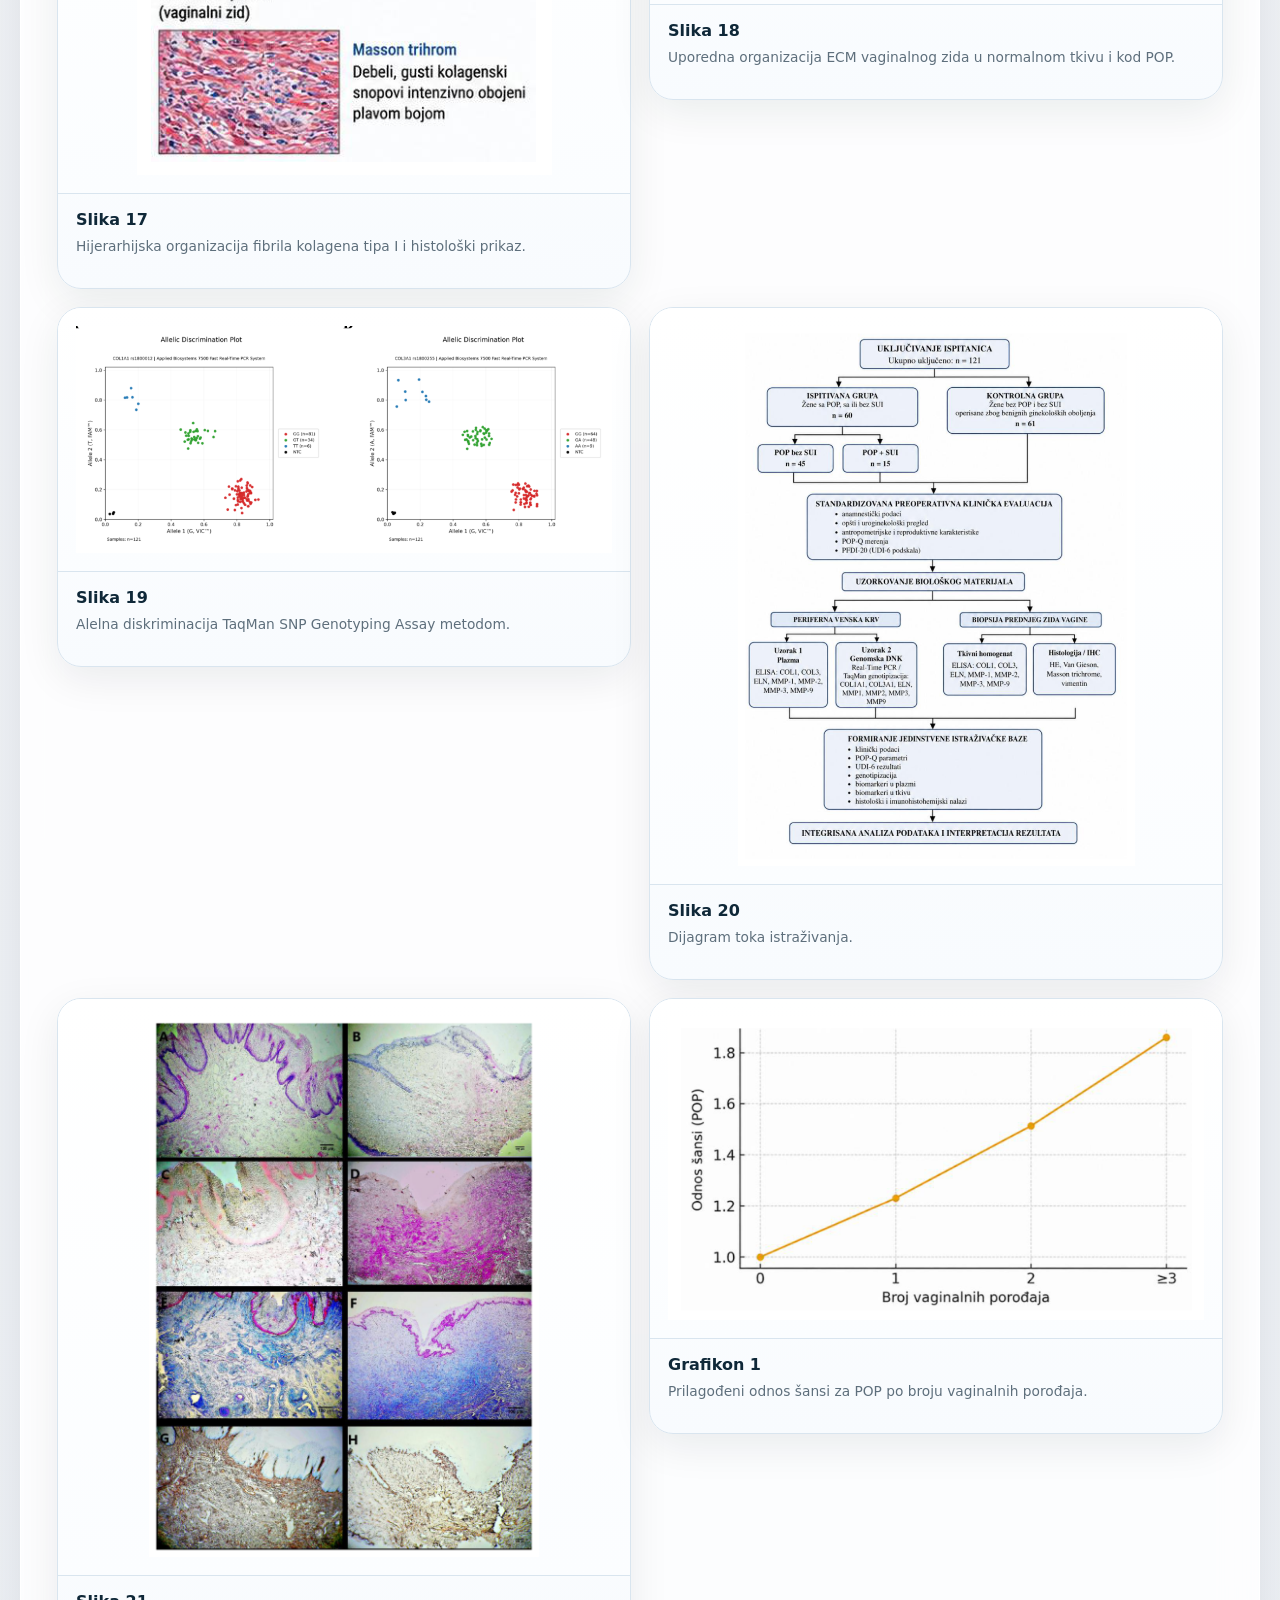
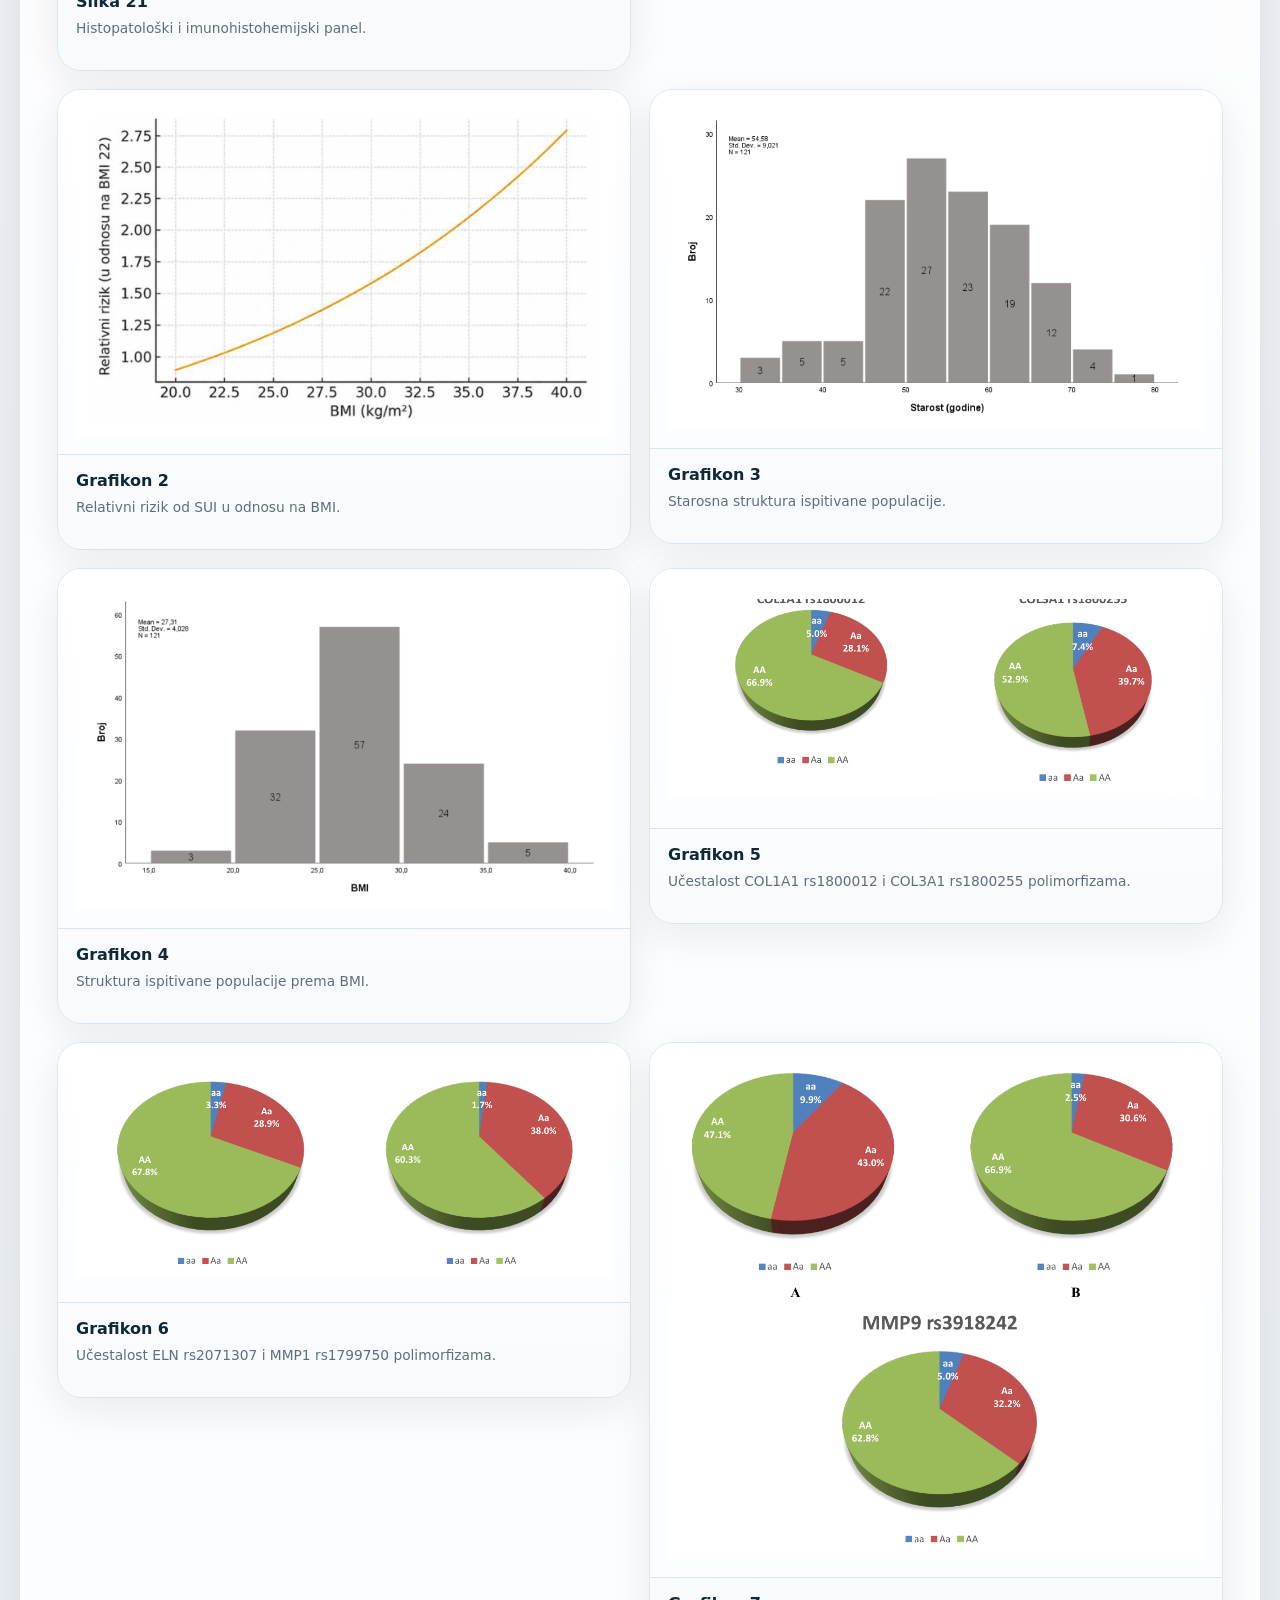
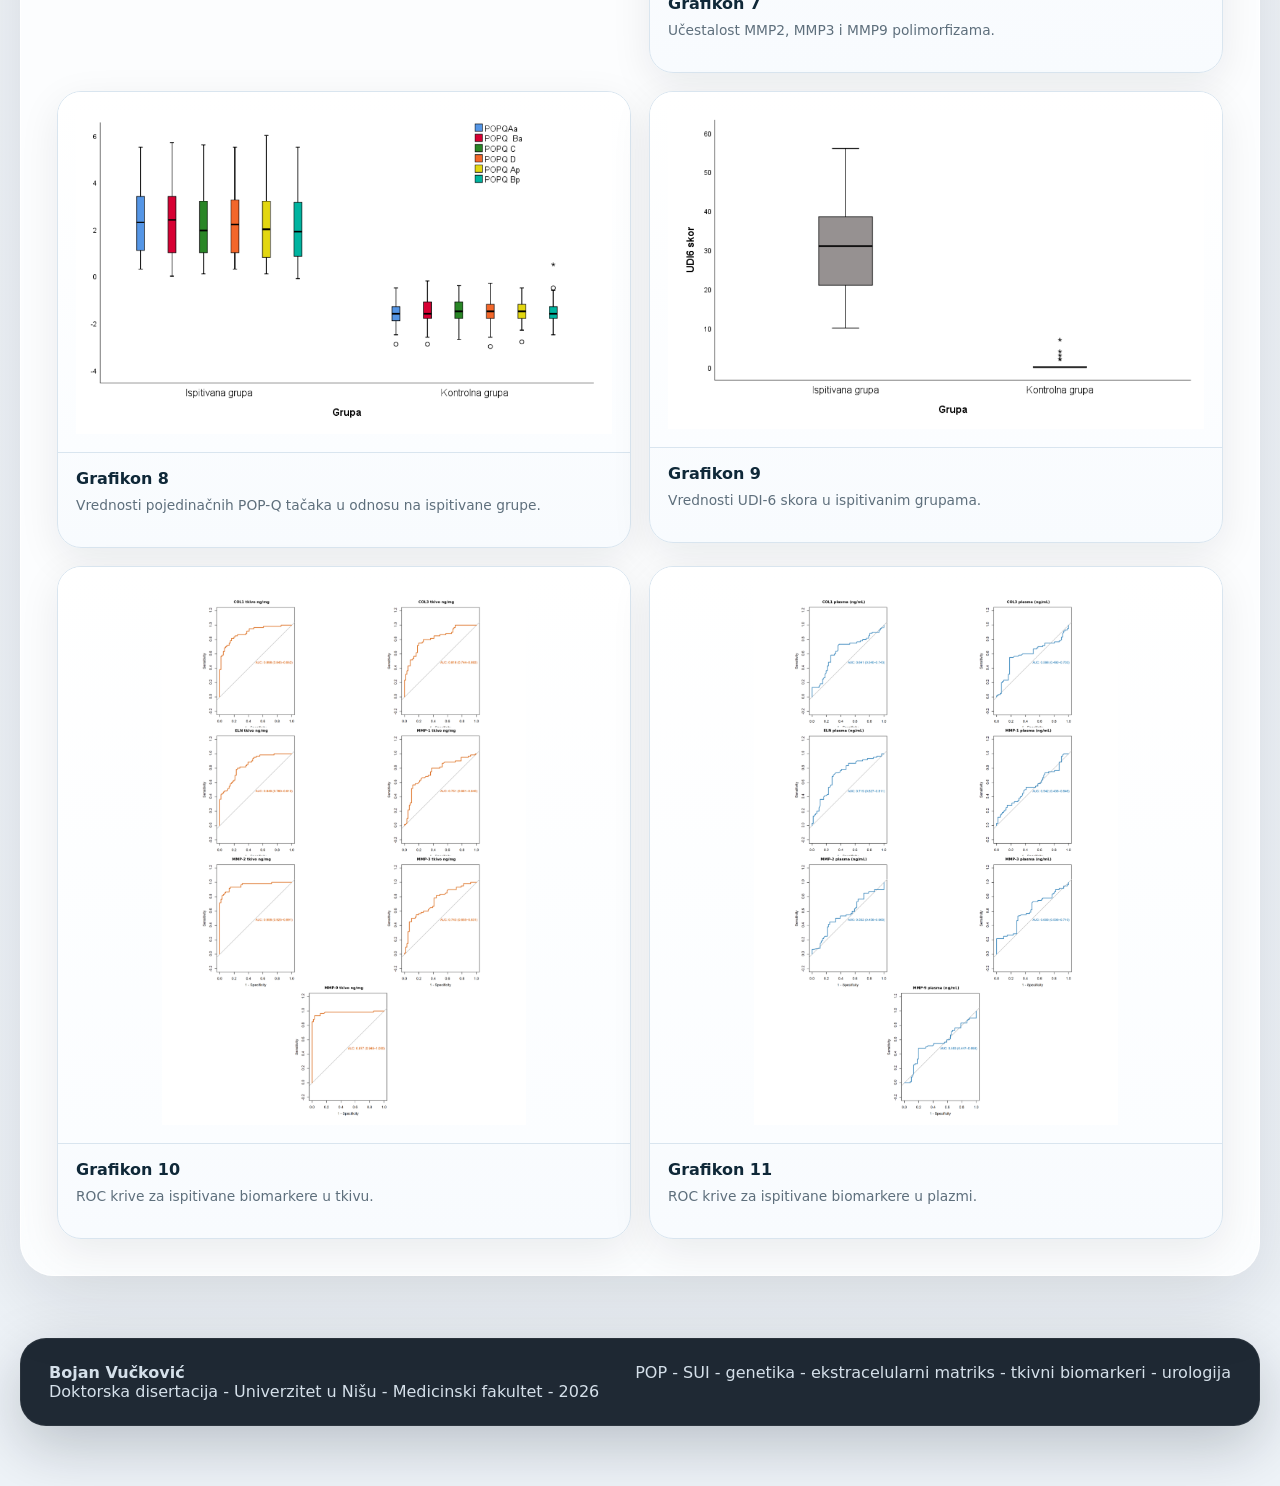
<file: galerija.html>
<!doctype html><html lang="sr-Latn"><head><meta charset="utf-8"><meta name="viewport" content="width=device-width,initial-scale=1"><title>Galerija - Doktorska disertacija</title><meta name="description" content="Vizuelna dokumentacija figura i grafikona iz disertacije."><meta name="theme-color" content="#081c2b"><link rel="stylesheet" href="assets/style.css"><link rel="stylesheet" href="assets/mobile-overrides.css"></head><body><div class="progress" aria-hidden="true"></div><header class="site-head"><div class="container nav">
<a class="brand" href="index.html"><span class="brand-mark">BV</span><span class="brand-copy"><strong>Bojan Vučković</strong><small>Doktorska disertacija</small></span></a>
<nav class="navlinks" aria-label="Glavna navigacija"><a class="" href="index.html">Početna</a><a class="" href="istrazivanje.html">Istraživanje</a><a class="" href="teorija.html">Teorijski okvir</a><a class="" href="metode.html">Metode</a><a class="" href="genetika.html">Genetika</a><a class="" href="rezultati.html">Rezultati</a><a class="" href="doprinos.html">Doprinos</a><a class="" href="publikacije.html">Publikacije</a><a class="" href="zakljucak.html">Zaključak</a><a class="active" href="galerija.html">Galerija</a></nav>
<div class="nav-tools"><a class="tool-link" href="fulltext.html">Kompletan tekst</a><a class="tool-link" href="assets/disertacija.pdf">PDF</a></div>
<button class="menu-btn" aria-label="Otvori meni">Meni</button></div></header><main><section class="page-hero"><div class="container page-hero-inner"><div><span class="eyebrow">Vizuelni indeks</span><h1>Vizuelni atlas disertacije</h1><p>Anatomske, metodološke, histološke i statističke ilustracije i grafikoni prate ključne koncepte, metode i rezultate istraživanja.</p></div><div class="page-hero-orb"></div></div></section><section class="section"><div class="container surface"><div class="gallery-grid"><figure class="figure-card clickable-figure "><div class="figure-img-wrap"><img src="assets/img/dissertation/figure_01.png" alt="Slika 1" loading="lazy"></div><figcaption><strong>Slika 1</strong><span>Kosti karlice. Anteriorni, posteriorni i lateralni prikaz i prikaz ulaza u malu karlicu.</span></figcaption></figure><figure class="figure-card clickable-figure "><div class="figure-img-wrap"><img src="assets/img/dissertation/figure_02.png" alt="Slika 2" loading="lazy"></div><figcaption><strong>Slika 2</strong><span>Pelvična dijafragma - pojedinačni mišići.</span></figcaption></figure><figure class="figure-card clickable-figure "><div class="figure-img-wrap"><img src="assets/img/dissertation/figure_03.png" alt="Slika 3" loading="lazy"></div><figcaption><strong>Slika 3</strong><span>Pelvična dijafragma - mišići i fascije.</span></figcaption></figure><figure class="figure-card clickable-figure "><div class="figure-img-wrap"><img src="assets/img/dissertation/figure_04.png" alt="Slika 4" loading="lazy"></div><figcaption><strong>Slika 4</strong><span>Ligamenti i fascijalne strukture.</span></figcaption></figure><figure class="figure-card clickable-figure "><div class="figure-img-wrap"><img src="assets/img/dissertation/figure_05.png" alt="Slika 5" loading="lazy"></div><figcaption><strong>Slika 5</strong><span>Organi karlice.</span></figcaption></figure><figure class="figure-card clickable-figure "><div class="figure-img-wrap"><img src="assets/img/dissertation/figure_06.png" alt="Slika 6" loading="lazy"></div><figcaption><strong>Slika 6</strong><span>Uretralna „ljuljaška“ u mirovanju i tokom naprezanja.</span></figcaption></figure><figure class="figure-card clickable-figure "><div class="figure-img-wrap"><img src="assets/img/dissertation/figure_07.png" alt="Slika 7" loading="lazy"></div><figcaption><strong>Slika 7</strong><span>Anatomija mišićnog dna male karlice sa prikazom arcus tendineus fasciae pelvis.</span></figcaption></figure><figure class="figure-card clickable-figure "><div class="figure-img-wrap"><img src="assets/img/dissertation/figure_08.png" alt="Slika 8" loading="lazy"></div><figcaption><strong>Slika 8</strong><span>DeLancey nivoi potpore.</span></figcaption></figure><figure class="figure-card clickable-figure "><div class="figure-img-wrap"><img src="assets/img/dissertation/figure_09.png" alt="Slika 9" loading="lazy"></div><figcaption><strong>Slika 9</strong><span>DeLancey nivoi vaginalne podrške i referentne tačke POP-Q sistema.</span></figcaption></figure><figure class="figure-card clickable-figure "><div class="figure-img-wrap"><img src="assets/img/dissertation/figure_10.png" alt="Slika 10" loading="lazy"></div><figcaption><strong>Slika 10</strong><span>Klasifikacija prolapsa prema Shawu.</span></figcaption></figure><figure class="figure-card clickable-figure "><div class="figure-img-wrap"><img src="assets/img/dissertation/figure_11.png" alt="Slika 11" loading="lazy"></div><figcaption><strong>Slika 11</strong><span>Uterosakralni i kardinalni ligamenti.</span></figcaption></figure><figure class="figure-card clickable-figure "><div class="figure-img-wrap"><img src="assets/img/dissertation/figure_12.png" alt="Slika 12" loading="lazy"></div><figcaption><strong>Slika 12</strong><span>Teorija „ljuljaške“ u poređenju sa integrisanim modelom.</span></figcaption></figure><figure class="figure-card clickable-figure "><div class="figure-img-wrap"><img src="assets/img/dissertation/figure_13.png" alt="Slika 13" loading="lazy"></div><figcaption><strong>Slika 13</strong><span>Hromozomski ideogram genetskih varijanti i lokusa prijavljenih u POP.</span></figcaption></figure><figure class="figure-card clickable-figure "><div class="figure-img-wrap"><img src="assets/img/dissertation/figure_14.png" alt="Slika 14" loading="lazy"></div><figcaption><strong>Slika 14</strong><span>Strukturna organizacija i aktivacija matriksnih metaloproteinaza.</span></figcaption></figure><figure class="figure-card clickable-figure "><div class="figure-img-wrap"><img src="assets/img/dissertation/figure_15.png" alt="Slika 15" loading="lazy"></div><figcaption><strong>Slika 15</strong><span>Struktura i formiranje elastičnog vlakna i histološki prikaz elastičnih vlakana u vaginalnom zidu.</span></figcaption></figure><figure class="figure-card clickable-figure "><div class="figure-img-wrap"><img src="assets/img/dissertation/figure_16.png" alt="Slika 16" loading="lazy"></div><figcaption><strong>Slika 16</strong><span>Kolagen tipa III - retikularna organizacija fibrila.</span></figcaption></figure><figure class="figure-card clickable-figure "><div class="figure-img-wrap"><img src="assets/img/dissertation/figure_17.png" alt="Slika 17" loading="lazy"></div><figcaption><strong>Slika 17</strong><span>Hijerarhijska organizacija fibrila kolagena tipa I i histološki prikaz.</span></figcaption></figure><figure class="figure-card clickable-figure "><div class="figure-img-wrap"><img src="assets/img/dissertation/figure_18.png" alt="Slika 18" loading="lazy"></div><figcaption><strong>Slika 18</strong><span>Uporedna organizacija ECM vaginalnog zida u normalnom tkivu i kod POP.</span></figcaption></figure><figure class="figure-card clickable-figure "><div class="figure-img-wrap"><img src="assets/img/dissertation/figure_19.png" alt="Slika 19" loading="lazy"></div><figcaption><strong>Slika 19</strong><span>Alelna diskriminacija TaqMan SNP Genotyping Assay metodom.</span></figcaption></figure><figure class="figure-card clickable-figure "><div class="figure-img-wrap"><img src="assets/img/dissertation/figure_20.png" alt="Slika 20" loading="lazy"></div><figcaption><strong>Slika 20</strong><span>Dijagram toka istraživanja.</span></figcaption></figure><figure class="figure-card clickable-figure "><div class="figure-img-wrap"><img src="assets/img/dissertation/figure_21.png" alt="Slika 21" loading="lazy"></div><figcaption><strong>Slika 21</strong><span>Histopatološki i imunohistohemijski panel.</span></figcaption></figure><figure class="figure-card clickable-figure "><div class="figure-img-wrap"><img src="assets/img/dissertation/graph_01.png" alt="Grafikon 1" loading="lazy"></div><figcaption><strong>Grafikon 1</strong><span>Prilagođeni odnos šansi za POP po broju vaginalnih porođaja.</span></figcaption></figure><figure class="figure-card clickable-figure "><div class="figure-img-wrap"><img src="assets/img/dissertation/graph_02.png" alt="Grafikon 2" loading="lazy"></div><figcaption><strong>Grafikon 2</strong><span>Relativni rizik od SUI u odnosu na BMI.</span></figcaption></figure><figure class="figure-card clickable-figure "><div class="figure-img-wrap"><img src="assets/img/dissertation/graph_03.png" alt="Grafikon 3" loading="lazy"></div><figcaption><strong>Grafikon 3</strong><span>Starosna struktura ispitivane populacije.</span></figcaption></figure><figure class="figure-card clickable-figure "><div class="figure-img-wrap"><img src="assets/img/dissertation/graph_04.png" alt="Grafikon 4" loading="lazy"></div><figcaption><strong>Grafikon 4</strong><span>Struktura ispitivane populacije prema BMI.</span></figcaption></figure><figure class="figure-card clickable-figure "><div class="figure-img-wrap"><img src="assets/img/dissertation/graph_05.png" alt="Grafikon 5" loading="lazy"></div><figcaption><strong>Grafikon 5</strong><span>Učestalost COL1A1 rs1800012 i COL3A1 rs1800255 polimorfizama.</span></figcaption></figure><figure class="figure-card clickable-figure "><div class="figure-img-wrap"><img src="assets/img/dissertation/graph_06.png" alt="Grafikon 6" loading="lazy"></div><figcaption><strong>Grafikon 6</strong><span>Učestalost ELN rs2071307 i MMP1 rs1799750 polimorfizama.</span></figcaption></figure><figure class="figure-card clickable-figure "><div class="figure-img-wrap"><img src="assets/img/dissertation/graph_07.png" alt="Grafikon 7" loading="lazy"></div><figcaption><strong>Grafikon 7</strong><span>Učestalost MMP2, MMP3 i MMP9 polimorfizama.</span></figcaption></figure><figure class="figure-card clickable-figure "><div class="figure-img-wrap"><img src="assets/img/dissertation/graph_08.png" alt="Grafikon 8" loading="lazy"></div><figcaption><strong>Grafikon 8</strong><span>Vrednosti pojedinačnih POP-Q tačaka u odnosu na ispitivane grupe.</span></figcaption></figure><figure class="figure-card clickable-figure "><div class="figure-img-wrap"><img src="assets/img/dissertation/graph_09.png" alt="Grafikon 9" loading="lazy"></div><figcaption><strong>Grafikon 9</strong><span>Vrednosti UDI-6 skora u ispitivanim grupama.</span></figcaption></figure><figure class="figure-card clickable-figure "><div class="figure-img-wrap"><img src="assets/img/dissertation/graph_10.png" alt="Grafikon 10" loading="lazy"></div><figcaption><strong>Grafikon 10</strong><span>ROC krive za ispitivane biomarkere u tkivu.</span></figcaption></figure><figure class="figure-card clickable-figure "><div class="figure-img-wrap"><img src="assets/img/dissertation/graph_11.png" alt="Grafikon 11" loading="lazy"></div><figcaption><strong>Grafikon 11</strong><span>ROC krive za ispitivane biomarkere u plazmi.</span></figcaption></figure></div></div></section></main><footer><div class="container footer-grid"><div><strong>Bojan Vučković</strong><br>Doktorska disertacija - Univerzitet u Nišu - Medicinski fakultet - 2026</div><div>POP - SUI - genetika - ekstracelularni matriks - tkivni biomarkeri - urologija</div></div></footer><div class="lightbox" id="lightbox" aria-hidden="true"><button class="lightbox-close" aria-label="Zatvori prikaz">×</button><img class="lightbox-image" alt="Uvećani prikaz ilustracije"><p class="lightbox-caption"></p></div><script>
const progress = document.querySelector('.progress');
const root = document.documentElement;
const updateProgress = () => {
  const total = root.scrollHeight - root.clientHeight;
  const pct = total > 0 ? (root.scrollTop / total) * 100 : 0;
  if (progress) progress.style.width = `${pct}%`;
};
addEventListener('scroll', updateProgress, {passive:true});
updateProgress();

const menu = document.querySelector('.menu-btn');
const links = document.querySelector('.navlinks');
menu?.addEventListener('click', () => links?.classList.toggle('open'));
links?.querySelectorAll('a').forEach(a => a.addEventListener('click', () => links.classList.remove('open')));

const search = document.querySelector('#siteSearch');
const info = document.querySelector('#searchInfo');
const searchBlocks = [...document.querySelectorAll('[data-search]')];
search?.addEventListener('input', () => {
  const q = search.value.trim().toLocaleLowerCase('sr');
  searchBlocks.forEach(el => el.classList.remove('search-hit'));
  if (!q) { if(info) info.textContent='Pretraga obuhvata glavne tematske celine ovog sajta.'; return; }
  const hits = searchBlocks.filter(el => el.innerText.toLocaleLowerCase('sr').includes(q));
  hits.forEach(el => el.classList.add('search-hit'));
  if(info) info.textContent = hits.length ? `Pronađeno tematskih blokova: ${hits.length}.` : 'Nema rezultata u sažetom prikazu. Otvorite kompletan tekst za detaljnu pretragu.';
  hits[0]?.scrollIntoView({behavior:'smooth',block:'center'});
});

const lightbox = document.getElementById('lightbox');
const lightboxImg = lightbox?.querySelector('.lightbox-image');
const lightboxCaption = lightbox?.querySelector('.lightbox-caption');
const closeBtn = lightbox?.querySelector('.lightbox-close');
const openLightbox = (src, alt, caption) => {
  if (!lightbox || !lightboxImg || !lightboxCaption) return;
  lightboxImg.src = src;
  lightboxImg.alt = alt || '';
  lightboxCaption.textContent = caption || alt || '';
  lightbox.classList.add('open');
  lightbox.setAttribute('aria-hidden','false');
  document.body.style.overflow='hidden';
};
const closeLightbox = () => {
  if (!lightbox) return;
  lightbox.classList.remove('open');
  lightbox.setAttribute('aria-hidden','true');
  document.body.style.overflow='';
};
document.querySelectorAll('.clickable-figure').forEach(figure => {
  const img = figure.querySelector('img');
  const cap = figure.querySelector('figcaption')?.innerText || '';
  figure.addEventListener('click', () => img && openLightbox(img.currentSrc || img.src, img.alt, cap));
});
closeBtn?.addEventListener('click', closeLightbox);
lightbox?.addEventListener('click', e => { if(e.target===lightbox) closeLightbox(); });
addEventListener('keydown', e => { if(e.key==='Escape') closeLightbox(); });

</script><script src="assets/mobile-nav.js"></script></body></html>
</file>
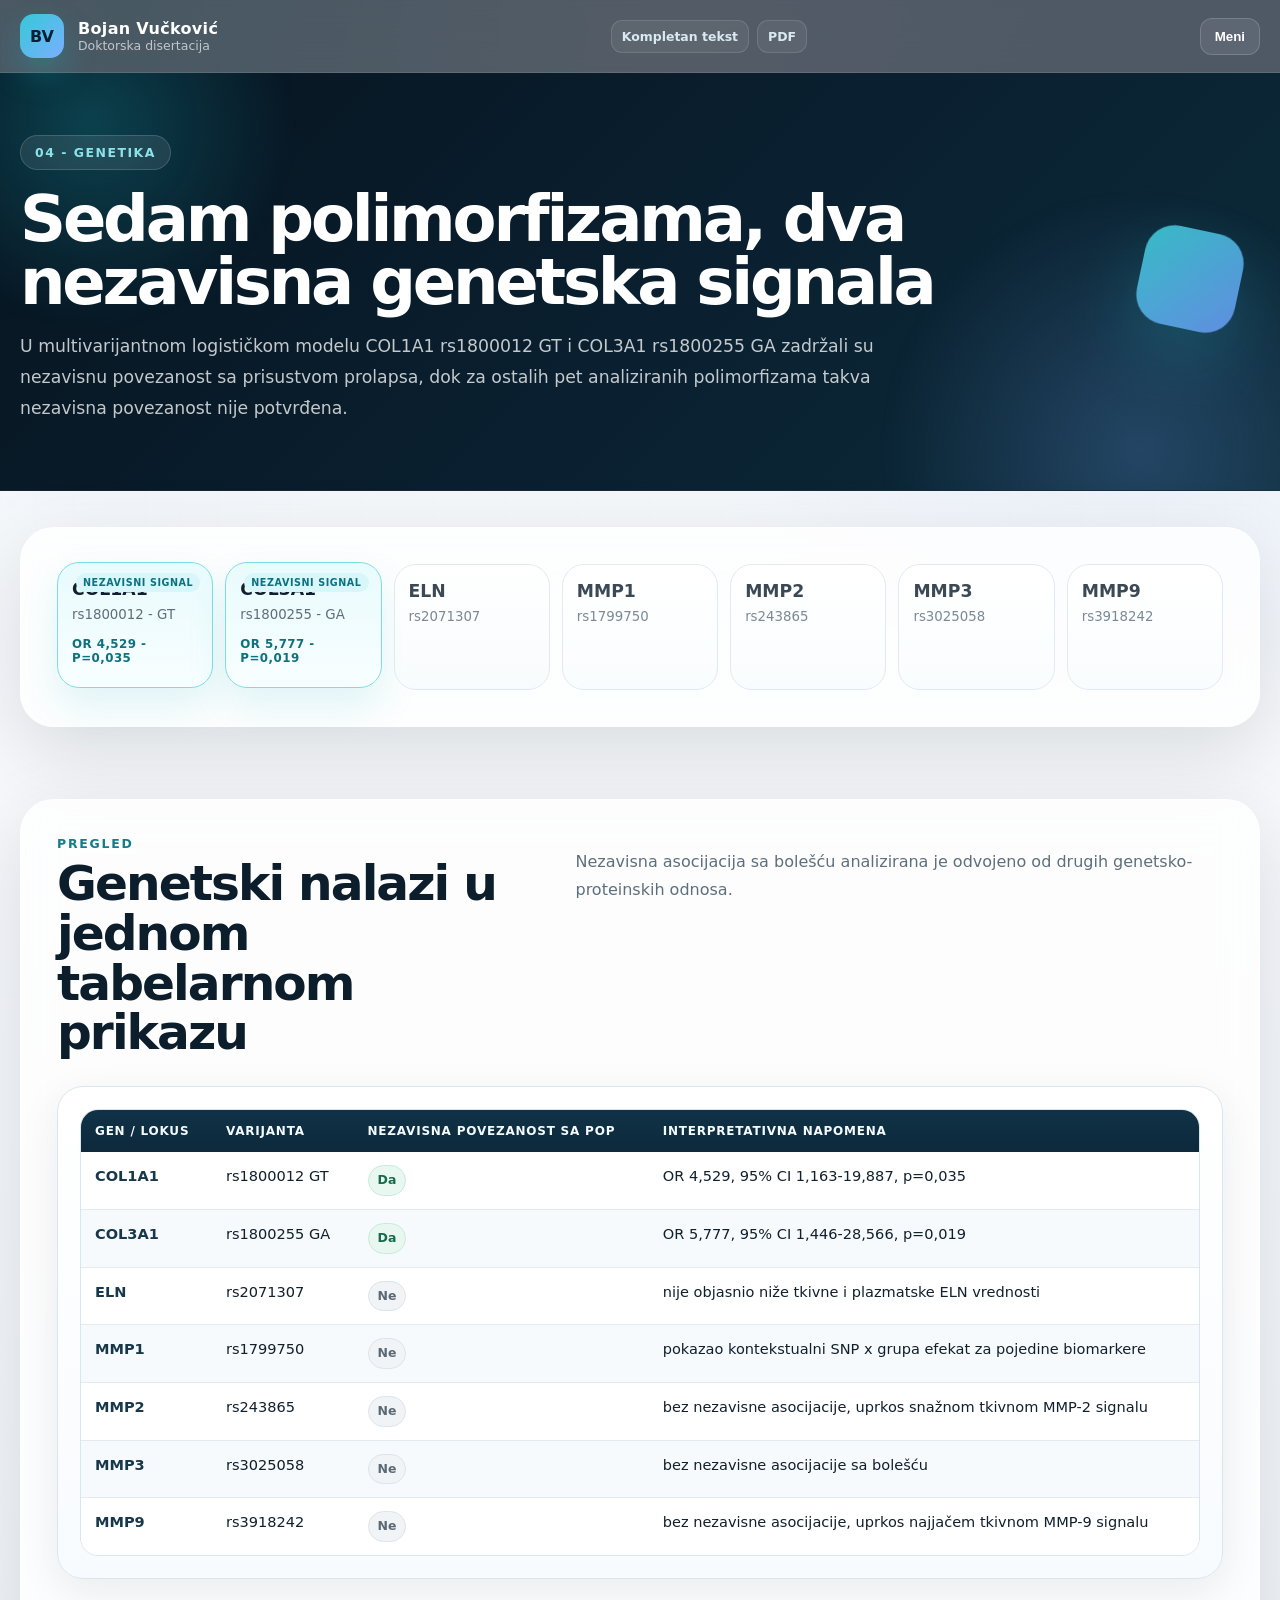
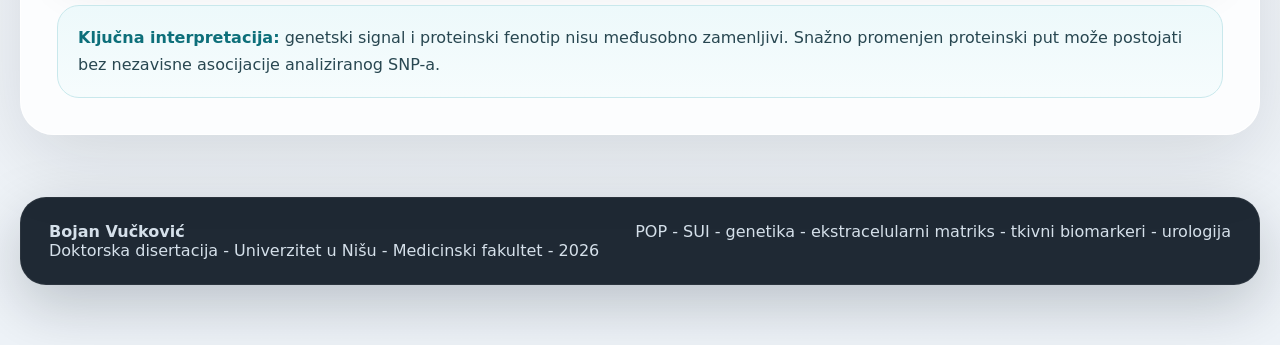
<file: genetika.html>
<!doctype html><html lang="sr-Latn"><head><meta charset="utf-8"><meta name="viewport" content="width=device-width,initial-scale=1"><title>Genetika - Doktorska disertacija</title><meta name="description" content="Genetski polimorfizmi i multivarijantni nalazi."><meta name="theme-color" content="#081c2b"><link rel="stylesheet" href="assets/style.css"><link rel="stylesheet" href="assets/mobile-overrides.css"></head><body><div class="progress" aria-hidden="true"></div><header class="site-head"><div class="container nav">
<a class="brand" href="index.html"><span class="brand-mark">BV</span><span class="brand-copy"><strong>Bojan Vučković</strong><small>Doktorska disertacija</small></span></a>
<nav class="navlinks" aria-label="Glavna navigacija"><a class="" href="index.html">Početna</a><a class="" href="istrazivanje.html">Istraživanje</a><a class="" href="teorija.html">Teorijski okvir</a><a class="" href="metode.html">Metode</a><a class="active" href="genetika.html">Genetika</a><a class="" href="rezultati.html">Rezultati</a><a class="" href="doprinos.html">Doprinos</a><a class="" href="publikacije.html">Publikacije</a><a class="" href="zakljucak.html">Zaključak</a><a class="" href="galerija.html">Galerija</a></nav>
<div class="nav-tools"><a class="tool-link" href="fulltext.html">Kompletan tekst</a><a class="tool-link" href="assets/disertacija.pdf">PDF</a></div>
<button class="menu-btn" aria-label="Otvori meni">Meni</button></div></header><main><section class="page-hero"><div class="container page-hero-inner"><div><span class="eyebrow">04 - Genetika</span><h1>Sedam polimorfizama, dva nezavisna genetska signala</h1><p>U multivarijantnom logističkom modelu COL1A1 rs1800012 GT i COL3A1 rs1800255 GA zadržali su nezavisnu povezanost sa prisustvom prolapsa, dok za ostalih pet analiziranih polimorfizama takva nezavisna povezanost nije potvrđena.</p></div><div class="page-hero-orb"></div></div></section><section class="section"><div class="container surface"><div class="gene-grid genetic-signal-grid"><div class="gene hit"><strong>COL1A1</strong><small>rs1800012 - GT</small><div class="hitlabel">OR 4,529 - p=0,035</div></div><div class="gene hit"><strong>COL3A1</strong><small>rs1800255 - GA</small><div class="hitlabel">OR 5,777 - p=0,019</div></div><div class="gene"><strong>ELN</strong><small>rs2071307</small></div><div class="gene"><strong>MMP1</strong><small>rs1799750</small></div><div class="gene"><strong>MMP2</strong><small>rs243865</small></div><div class="gene"><strong>MMP3</strong><small>rs3025058</small></div><div class="gene"><strong>MMP9</strong><small>rs3918242</small></div></div></div></section><section class="section"><div class="container surface"><div class="section-head"><div><div class="kicker">Pregled</div><h2>Genetski nalazi u jednom tabelarnom prikazu</h2></div><p>Nezavisna asocijacija sa bolešću analizirana je odvojeno od drugih genetsko-proteinskih odnosa.</p></div><div class="table-card"><div class="table-wrap"><table><thead><tr><th>Gen / lokus</th><th>Varijanta</th><th>Nezavisna povezanost sa POP</th><th>Interpretativna napomena</th></tr></thead><tbody><tr><td>COL1A1</td><td>rs1800012 GT</td><td><span class="status positive">Da</span></td><td>OR 4,529, 95% CI 1,163-19,887, p=0,035</td></tr><tr><td>COL3A1</td><td>rs1800255 GA</td><td><span class="status positive">Da</span></td><td>OR 5,777, 95% CI 1,446-28,566, p=0,019</td></tr><tr><td>ELN</td><td>rs2071307</td><td><span class="status neutral">Ne</span></td><td>nije objasnio niže tkivne i plazmatske ELN vrednosti</td></tr><tr><td>MMP1</td><td>rs1799750</td><td><span class="status neutral">Ne</span></td><td>pokazao kontekstualni SNP x grupa efekat za pojedine biomarkere</td></tr><tr><td>MMP2</td><td>rs243865</td><td><span class="status neutral">Ne</span></td><td>bez nezavisne asocijacije, uprkos snažnom tkivnom MMP-2 signalu</td></tr><tr><td>MMP3</td><td>rs3025058</td><td><span class="status neutral">Ne</span></td><td>bez nezavisne asocijacije sa bolešću</td></tr><tr><td>MMP9</td><td>rs3918242</td><td><span class="status neutral">Ne</span></td><td>bez nezavisne asocijacije, uprkos najjačem tkivnom MMP-9 signalu</td></tr></tbody></table></div></div><div class="notice top-gap"><strong>Ključna interpretacija:</strong> genetski signal i proteinski fenotip nisu međusobno zamenljivi. Snažno promenjen proteinski put može postojati bez nezavisne asocijacije analiziranog SNP-a.</div></div></section></main><footer><div class="container footer-grid"><div><strong>Bojan Vučković</strong><br>Doktorska disertacija - Univerzitet u Nišu - Medicinski fakultet - 2026</div><div>POP - SUI - genetika - ekstracelularni matriks - tkivni biomarkeri - urologija</div></div></footer><div class="lightbox" id="lightbox" aria-hidden="true"><button class="lightbox-close" aria-label="Zatvori prikaz">×</button><img class="lightbox-image" alt="Uvećani prikaz ilustracije"><p class="lightbox-caption"></p></div><script>
const progress = document.querySelector('.progress');
const root = document.documentElement;
const updateProgress = () => {
  const total = root.scrollHeight - root.clientHeight;
  const pct = total > 0 ? (root.scrollTop / total) * 100 : 0;
  if (progress) progress.style.width = `${pct}%`;
};
addEventListener('scroll', updateProgress, {passive:true});
updateProgress();

const menu = document.querySelector('.menu-btn');
const links = document.querySelector('.navlinks');
menu?.addEventListener('click', () => links?.classList.toggle('open'));
links?.querySelectorAll('a').forEach(a => a.addEventListener('click', () => links.classList.remove('open')));

const search = document.querySelector('#siteSearch');
const info = document.querySelector('#searchInfo');
const searchBlocks = [...document.querySelectorAll('[data-search]')];
search?.addEventListener('input', () => {
  const q = search.value.trim().toLocaleLowerCase('sr');
  searchBlocks.forEach(el => el.classList.remove('search-hit'));
  if (!q) { if(info) info.textContent='Pretraga obuhvata glavne tematske celine ovog sajta.'; return; }
  const hits = searchBlocks.filter(el => el.innerText.toLocaleLowerCase('sr').includes(q));
  hits.forEach(el => el.classList.add('search-hit'));
  if(info) info.textContent = hits.length ? `Pronađeno tematskih blokova: ${hits.length}.` : 'Nema rezultata u sažetom prikazu. Otvorite kompletan tekst za detaljnu pretragu.';
  hits[0]?.scrollIntoView({behavior:'smooth',block:'center'});
});

const lightbox = document.getElementById('lightbox');
const lightboxImg = lightbox?.querySelector('.lightbox-image');
const lightboxCaption = lightbox?.querySelector('.lightbox-caption');
const closeBtn = lightbox?.querySelector('.lightbox-close');
const openLightbox = (src, alt, caption) => {
  if (!lightbox || !lightboxImg || !lightboxCaption) return;
  lightboxImg.src = src;
  lightboxImg.alt = alt || '';
  lightboxCaption.textContent = caption || alt || '';
  lightbox.classList.add('open');
  lightbox.setAttribute('aria-hidden','false');
  document.body.style.overflow='hidden';
};
const closeLightbox = () => {
  if (!lightbox) return;
  lightbox.classList.remove('open');
  lightbox.setAttribute('aria-hidden','true');
  document.body.style.overflow='';
};
document.querySelectorAll('.clickable-figure').forEach(figure => {
  const img = figure.querySelector('img');
  const cap = figure.querySelector('figcaption')?.innerText || '';
  figure.addEventListener('click', () => img && openLightbox(img.currentSrc || img.src, img.alt, cap));
});
closeBtn?.addEventListener('click', closeLightbox);
lightbox?.addEventListener('click', e => { if(e.target===lightbox) closeLightbox(); });
addEventListener('keydown', e => { if(e.key==='Escape') closeLightbox(); });

</script><script src="assets/mobile-nav.js"></script></body></html>
</file>
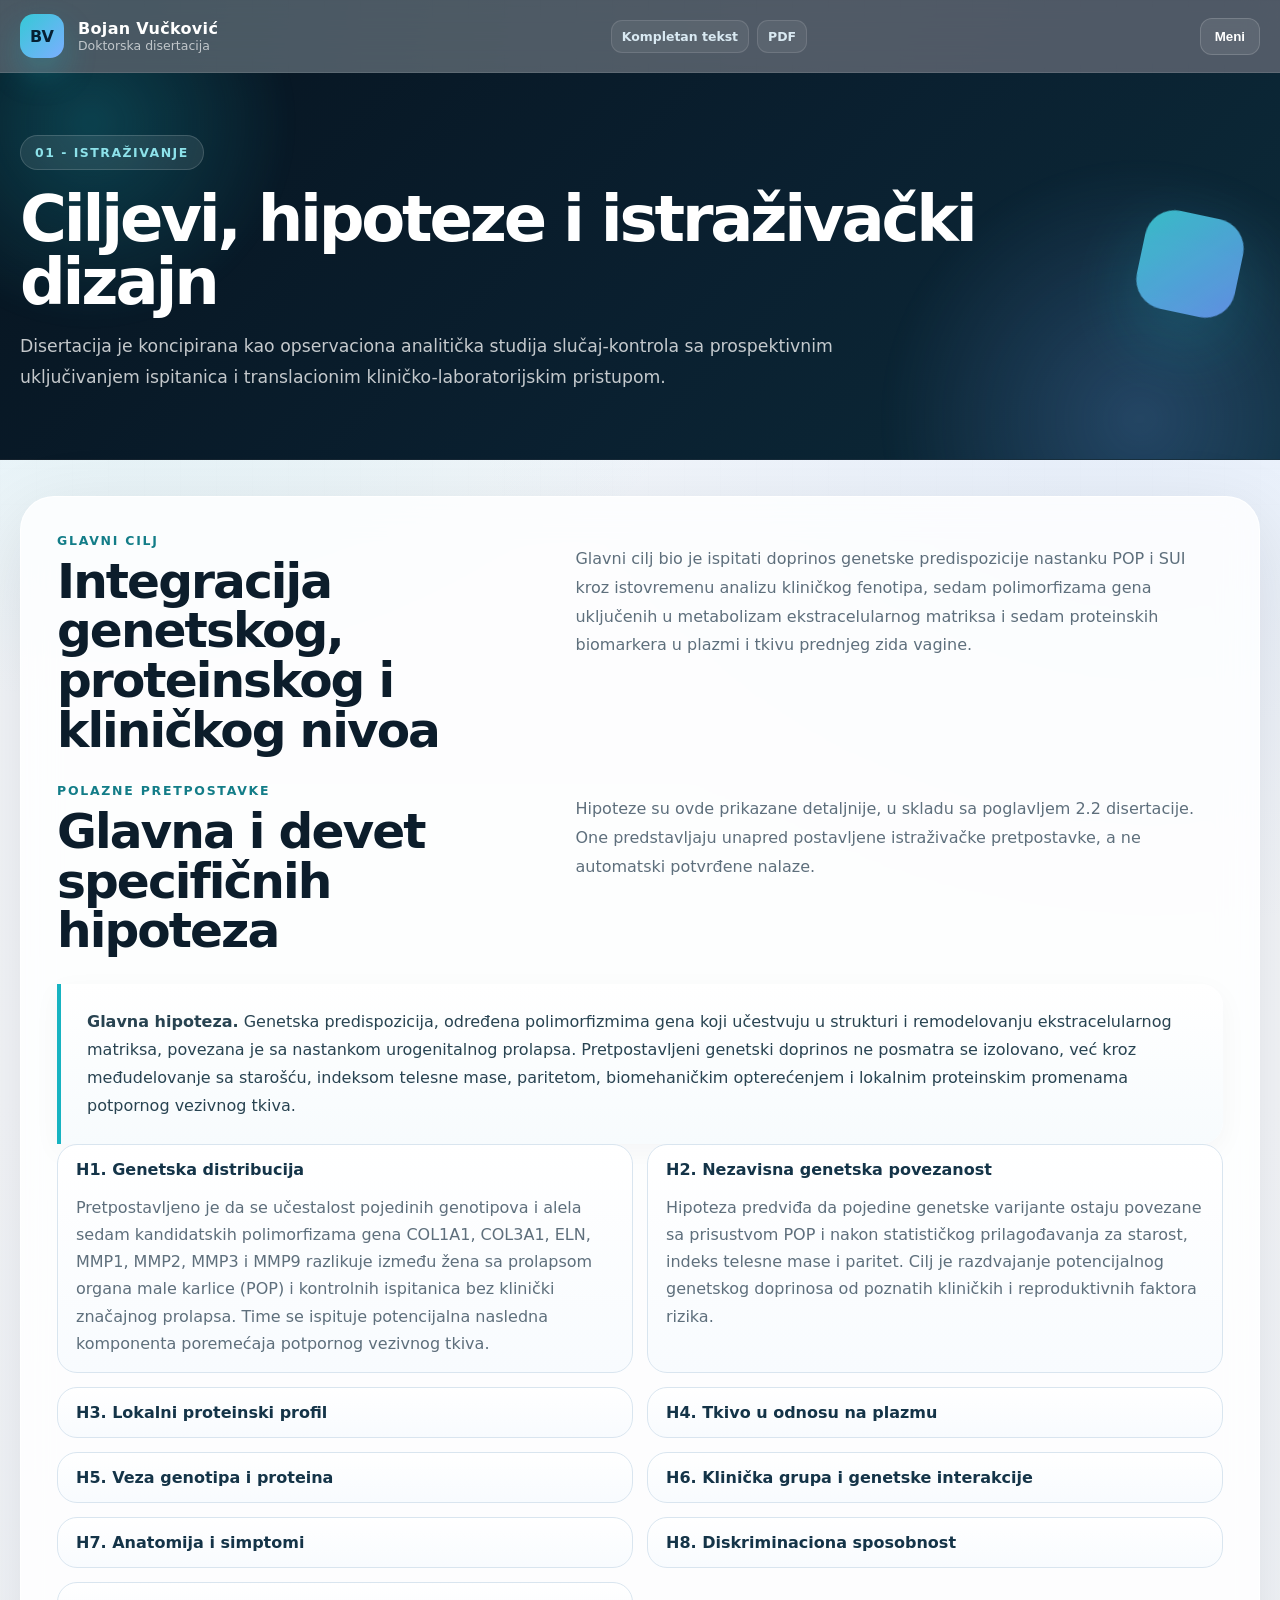
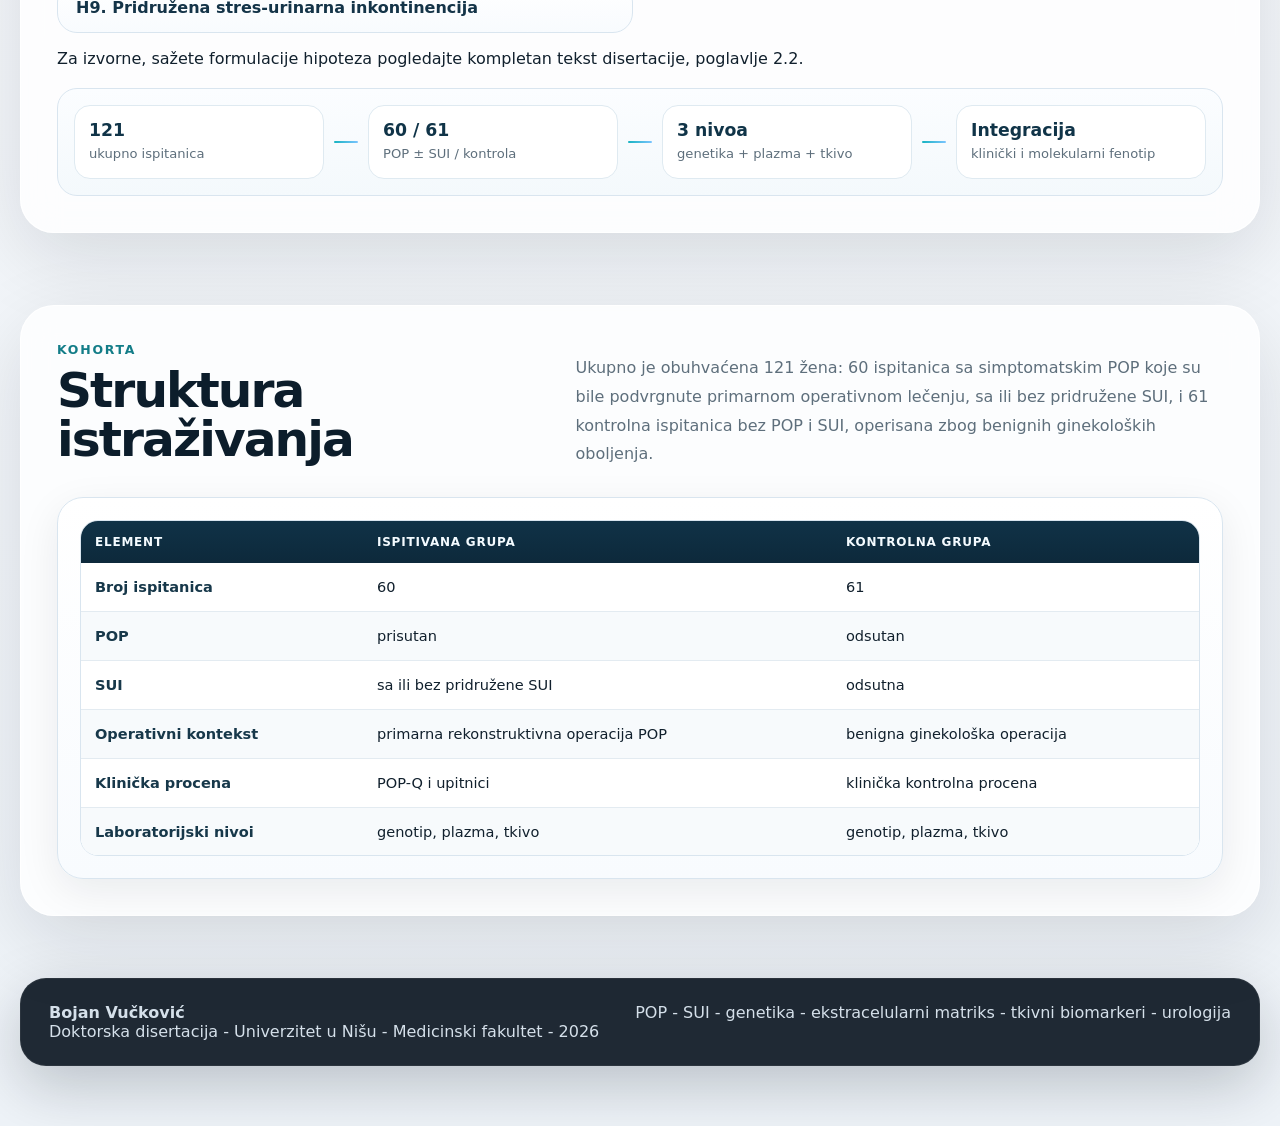
<file: istrazivanje.html>
<!doctype html><html lang="sr-Latn"><head><meta charset="utf-8"><meta name="viewport" content="width=device-width,initial-scale=1"><title>Istraživanje - Doktorska disertacija</title><meta name="description" content="Ciljevi, hipoteze i struktura istraživanja."><meta name="theme-color" content="#081c2b"><link rel="stylesheet" href="assets/style.css"><link rel="stylesheet" href="assets/mobile-overrides.css"></head><body><div class="progress" aria-hidden="true"></div><header class="site-head"><div class="container nav">
<a class="brand" href="index.html"><span class="brand-mark">BV</span><span class="brand-copy"><strong>Bojan Vučković</strong><small>Doktorska disertacija</small></span></a>
<nav class="navlinks" aria-label="Glavna navigacija"><a class="" href="index.html">Početna</a><a class="active" href="istrazivanje.html">Istraživanje</a><a class="" href="teorija.html">Teorijski okvir</a><a class="" href="metode.html">Metode</a><a class="" href="genetika.html">Genetika</a><a class="" href="rezultati.html">Rezultati</a><a class="" href="doprinos.html">Doprinos</a><a class="" href="publikacije.html">Publikacije</a><a class="" href="zakljucak.html">Zaključak</a><a class="" href="galerija.html">Galerija</a></nav>
<div class="nav-tools"><a class="tool-link" href="fulltext.html">Kompletan tekst</a><a class="tool-link" href="assets/disertacija.pdf">PDF</a></div>
<button class="menu-btn" aria-label="Otvori meni">Meni</button></div></header><main><section class="page-hero"><div class="container page-hero-inner"><div><span class="eyebrow">01 - Istraživanje</span><h1>Ciljevi, hipoteze i istraživački dizajn</h1><p>Disertacija je koncipirana kao opservaciona analitička studija slučaj-kontrola sa prospektivnim uključivanjem ispitanica i translacionim kliničko-laboratorijskim pristupom.</p></div><div class="page-hero-orb"></div></div></section><section class="section"><div class="container surface"><div class="section-head"><div><div class="kicker">Glavni cilj</div><h2>Integracija genetskog, proteinskog i kliničkog nivoa</h2></div><p>Glavni cilj bio je ispitati doprinos genetske predispozicije nastanku POP i SUI kroz istovremenu analizu kliničkog fenotipa, sedam polimorfizama gena uključenih u metabolizam ekstracelularnog matriksa i sedam proteinskih biomarkera u plazmi i tkivu prednjeg zida vagine.</p></div><div class="section-head"><div><div class="kicker">Polazne pretpostavke</div><h2>Glavna i devet specifičnih hipoteza</h2></div><p>Hipoteze su ovde prikazane detaljnije, u skladu sa poglavljem 2.2 disertacije. One predstavljaju unapred postavljene istraživačke pretpostavke, a ne automatski potvrđene nalaze.</p></div><div class="quote"><strong>Glavna hipoteza.</strong> Genetska predispozicija, određena polimorfizmima gena koji učestvuju u strukturi i remodelovanju ekstracelularnog matriksa, povezana je sa nastankom urogenitalnog prolapsa. Pretpostavljeni genetski doprinos ne posmatra se izolovano, već kroz međudelovanje sa starošću, indeksom telesne mase, paritetom, biomehaničkim opterećenjem i lokalnim proteinskim promenama potpornog vezivnog tkiva.</div><div class="details-grid"><details open><summary>H1. Genetska distribucija</summary><p>Pretpostavljeno je da se učestalost pojedinih genotipova i alela sedam kandidatskih polimorfizama gena COL1A1, COL3A1, ELN, MMP1, MMP2, MMP3 i MMP9 razlikuje između žena sa prolapsom organa male karlice (POP) i kontrolnih ispitanica bez klinički značajnog prolapsa. Time se ispituje potencijalna nasledna komponenta poremećaja potpornog vezivnog tkiva.</p></details><details open><summary>H2. Nezavisna genetska povezanost</summary><p>Hipoteza predviđa da pojedine genetske varijante ostaju povezane sa prisustvom POP i nakon statističkog prilagođavanja za starost, indeks telesne mase i paritet. Cilj je razdvajanje potencijalnog genetskog doprinosa od poznatih kliničkih i reproduktivnih faktora rizika.</p></details><details ><summary>H3. Lokalni proteinski profil</summary><p>Očekuju se razlike u koncentracijama strukturnih proteina (kolagen tipa I, kolagen tipa III i elastin) i matriksnih metaloproteinaza MMP-1, MMP-2, MMP-3 i MMP-9 u tkivu prednjeg zida vagine između ispitivane i kontrolne grupe. Takav profil može odražavati poremećenu ravnotežu sinteze i razgradnje ekstracelularnog matriksa.</p></details><details ><summary>H4. Tkivo u odnosu na plazmu</summary><p>Pretpostavljeno je da su promene koncentracija proteina ekstracelularnog matriksa izraženije u lokalnom operativno dobijenom tkivu nego u perifernoj plazmi. Tkivni biomarkeri bi zato trebalo neposrednije da opisuju molekularno okruženje potpornog aparata karličnog dna.</p></details><details ><summary>H5. Veza genotipa i proteina</summary><p>Ispituje se da li su analizirani polimorfizmi povezani sa koncentracijama odgovarajućih proteina ekstracelularnog matriksa i metaloproteinaza. Posebno se razmatra mogućnost da jačina ili smer tih povezanosti zavise od prisustva POP, bez pretpostavljanja direktne uzročnosti.</p></details><details ><summary>H6. Klinička grupa i genetske interakcije</summary><p>Pretpostavljeno je da prisustvo prolapsa ostaje značajan faktor povezan sa lokalnim proteinskim profilom i posle prilagođavanja za relevantne kliničke kovarijate. Pojedine genetske varijante mogu selektivno modifikovati intenzitet tkivnog odgovora, što se ispituje kroz odgovarajuće interakcione modele.</p></details><details ><summary>H7. Anatomija i simptomi</summary><p>Polimorfizmi i proteinski biomarkeri mogu biti povezani sa pojedinačnim anatomskim POP-Q merenjima i simptomima procenjenim UDI-6 skorom. Međutim, povezanost markera sa prisustvom prolapsa ne mora istovremeno značiti njegovu povezanost sa stepenom anatomskih promena ili jačinom subjektivnih tegoba.</p></details><details ><summary>H8. Diskriminaciona sposobnost</summary><p>Pretpostavljeno je da tkivni biomarkeri preciznije razlikuju žene sa prolapsom od kontrola nego odgovarajući plazmatski biomarkeri. Ova hipoteza se razmatra upoređivanjem diskriminacione sposobnosti markera, uz napomenu da rezultati unutar iste kohorte ne predstavljaju spoljašnje validiran dijagnostički test.</p></details><details ><summary>H9. Pridružena stres-urinarna inkontinencija</summary><p>Ispituje se mogućnost povezanosti analiziranih polimorfizama sa pridruženom stres-urinarnom inkontinencijom (SUI) kod žena sa POP. Zbog manjeg broja ispitanica sa ovim fenotipom, analiza SUI je unapred određena kao sekundarna i eksploratorna, a ne kao osnova za čvrste samostalne zaključke.</p></details></div><p>Za izvorne, sažete formulacije hipoteza pogledajte <a href="fulltext.html">kompletan tekst disertacije, poglavlje 2.2</a>.</p><div class="research-flow" aria-label="Tok istraživanja"><div class="flow-node"><b>121</b><span>ukupno ispitanica</span></div><i></i><div class="flow-node split"><b>60 / 61</b><span>POP ± SUI / kontrola</span></div><i></i><div class="flow-node"><b>3 nivoa</b><span>genetika + plazma + tkivo</span></div><i></i><div class="flow-node"><b>Integracija</b><span>klinički i molekularni fenotip</span></div></div></div></section><section class="section"><div class="container surface"><div class="section-head"><div><div class="kicker">Kohorta</div><h2>Struktura istraživanja</h2></div><p>Ukupno je obuhvaćena 121 žena: 60 ispitanica sa simptomatskim POP koje su bile podvrgnute primarnom operativnom lečenju, sa ili bez pridružene SUI, i 61 kontrolna ispitanica bez POP i SUI, operisana zbog benignih ginekoloških oboljenja.</p></div><div class="table-card"><div class="table-wrap"><table><thead><tr><th>Element</th><th>Ispitivana grupa</th><th>Kontrolna grupa</th></tr></thead><tbody><tr><td>Broj ispitanica</td><td>60</td><td>61</td></tr><tr><td>POP</td><td>prisutan</td><td>odsutan</td></tr><tr><td>SUI</td><td>sa ili bez pridružene SUI</td><td>odsutna</td></tr><tr><td>Operativni kontekst</td><td>primarna rekonstruktivna operacija POP</td><td>benigna ginekološka operacija</td></tr><tr><td>Klinička procena</td><td>POP-Q i upitnici</td><td>klinička kontrolna procena</td></tr><tr><td>Laboratorijski nivoi</td><td>genotip, plazma, tkivo</td><td>genotip, plazma, tkivo</td></tr></tbody></table></div></div></div></section></main><footer><div class="container footer-grid"><div><strong>Bojan Vučković</strong><br>Doktorska disertacija - Univerzitet u Nišu - Medicinski fakultet - 2026</div><div>POP - SUI - genetika - ekstracelularni matriks - tkivni biomarkeri - urologija</div></div></footer><div class="lightbox" id="lightbox" aria-hidden="true"><button class="lightbox-close" aria-label="Zatvori prikaz">×</button><img class="lightbox-image" alt="Uvećani prikaz ilustracije"><p class="lightbox-caption"></p></div><script>
const progress = document.querySelector('.progress');
const root = document.documentElement;
const updateProgress = () => {
  const total = root.scrollHeight - root.clientHeight;
  const pct = total > 0 ? (root.scrollTop / total) * 100 : 0;
  if (progress) progress.style.width = `${pct}%`;
};
addEventListener('scroll', updateProgress, {passive:true});
updateProgress();

const menu = document.querySelector('.menu-btn');
const links = document.querySelector('.navlinks');
menu?.addEventListener('click', () => links?.classList.toggle('open'));
links?.querySelectorAll('a').forEach(a => a.addEventListener('click', () => links.classList.remove('open')));

const search = document.querySelector('#siteSearch');
const info = document.querySelector('#searchInfo');
const searchBlocks = [...document.querySelectorAll('[data-search]')];
search?.addEventListener('input', () => {
  const q = search.value.trim().toLocaleLowerCase('sr');
  searchBlocks.forEach(el => el.classList.remove('search-hit'));
  if (!q) { if(info) info.textContent='Pretraga obuhvata glavne tematske celine ovog sajta.'; return; }
  const hits = searchBlocks.filter(el => el.innerText.toLocaleLowerCase('sr').includes(q));
  hits.forEach(el => el.classList.add('search-hit'));
  if(info) info.textContent = hits.length ? `Pronađeno tematskih blokova: ${hits.length}.` : 'Nema rezultata u sažetom prikazu. Otvorite kompletan tekst za detaljnu pretragu.';
  hits[0]?.scrollIntoView({behavior:'smooth',block:'center'});
});

const lightbox = document.getElementById('lightbox');
const lightboxImg = lightbox?.querySelector('.lightbox-image');
const lightboxCaption = lightbox?.querySelector('.lightbox-caption');
const closeBtn = lightbox?.querySelector('.lightbox-close');
const openLightbox = (src, alt, caption) => {
  if (!lightbox || !lightboxImg || !lightboxCaption) return;
  lightboxImg.src = src;
  lightboxImg.alt = alt || '';
  lightboxCaption.textContent = caption || alt || '';
  lightbox.classList.add('open');
  lightbox.setAttribute('aria-hidden','false');
  document.body.style.overflow='hidden';
};
const closeLightbox = () => {
  if (!lightbox) return;
  lightbox.classList.remove('open');
  lightbox.setAttribute('aria-hidden','true');
  document.body.style.overflow='';
};
document.querySelectorAll('.clickable-figure').forEach(figure => {
  const img = figure.querySelector('img');
  const cap = figure.querySelector('figcaption')?.innerText || '';
  figure.addEventListener('click', () => img && openLightbox(img.currentSrc || img.src, img.alt, cap));
});
closeBtn?.addEventListener('click', closeLightbox);
lightbox?.addEventListener('click', e => { if(e.target===lightbox) closeLightbox(); });
addEventListener('keydown', e => { if(e.key==='Escape') closeLightbox(); });

</script><script src="assets/mobile-nav.js"></script></body></html>
</file>
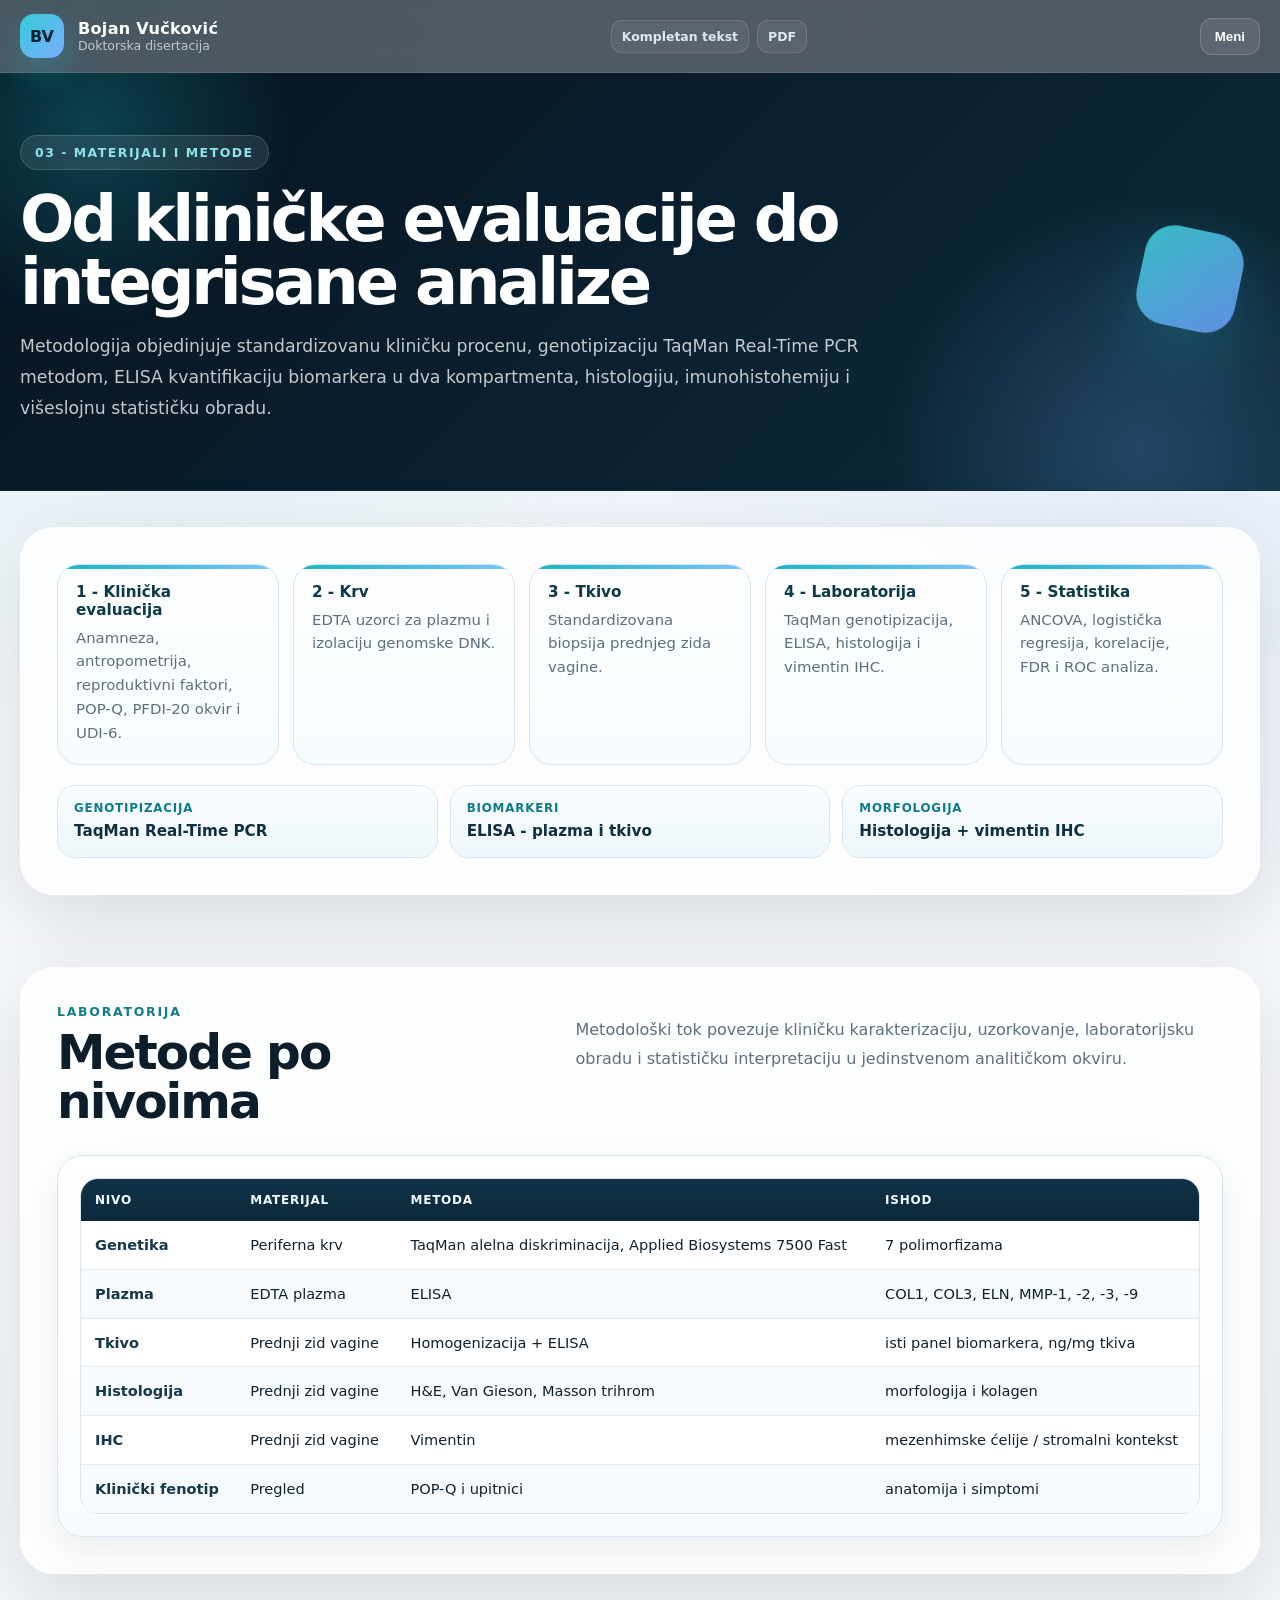
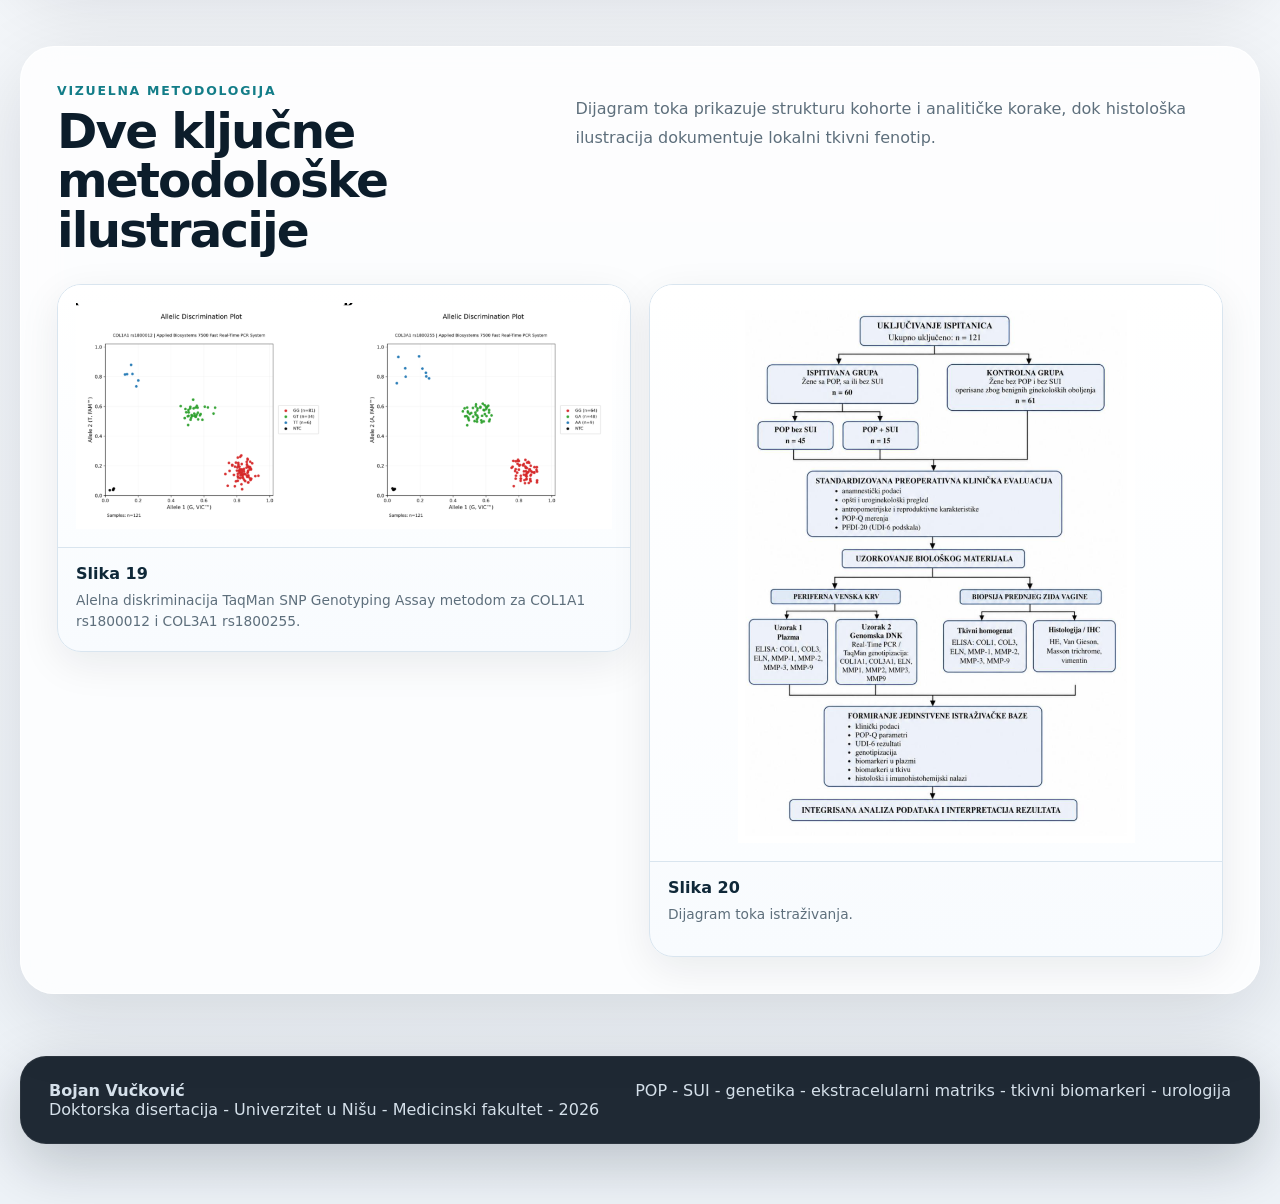
<file: metode.html>
<!doctype html><html lang="sr-Latn"><head><meta charset="utf-8"><meta name="viewport" content="width=device-width,initial-scale=1"><title>Metode - Doktorska disertacija</title><meta name="description" content="Materijali i metode, uzorkovanje i statistička obrada."><meta name="theme-color" content="#081c2b"><link rel="stylesheet" href="assets/style.css"><link rel="stylesheet" href="assets/mobile-overrides.css"></head><body><div class="progress" aria-hidden="true"></div><header class="site-head"><div class="container nav">
<a class="brand" href="index.html"><span class="brand-mark">BV</span><span class="brand-copy"><strong>Bojan Vučković</strong><small>Doktorska disertacija</small></span></a>
<nav class="navlinks" aria-label="Glavna navigacija"><a class="" href="index.html">Početna</a><a class="" href="istrazivanje.html">Istraživanje</a><a class="" href="teorija.html">Teorijski okvir</a><a class="active" href="metode.html">Metode</a><a class="" href="genetika.html">Genetika</a><a class="" href="rezultati.html">Rezultati</a><a class="" href="doprinos.html">Doprinos</a><a class="" href="publikacije.html">Publikacije</a><a class="" href="zakljucak.html">Zaključak</a><a class="" href="galerija.html">Galerija</a></nav>
<div class="nav-tools"><a class="tool-link" href="fulltext.html">Kompletan tekst</a><a class="tool-link" href="assets/disertacija.pdf">PDF</a></div>
<button class="menu-btn" aria-label="Otvori meni">Meni</button></div></header><main><section class="page-hero"><div class="container page-hero-inner"><div><span class="eyebrow">03 - Materijali i metode</span><h1>Od kliničke evaluacije do integrisane analize</h1><p>Metodologija objedinjuje standardizovanu kliničku procenu, genotipizaciju TaqMan Real-Time PCR metodom, ELISA kvantifikaciju biomarkera u dva kompartmenta, histologiju, imunohistohemiju i višeslojnu statističku obradu.</p></div><div class="page-hero-orb"></div></div></section><section class="section"><div class="container surface"><div class="timeline"><div class="step"><b>1 - Klinička evaluacija</b><span>Anamneza, antropometrija, reproduktivni faktori, POP-Q, PFDI-20 okvir i UDI-6.</span></div><div class="step"><b>2 - Krv</b><span>EDTA uzorci za plazmu i izolaciju genomske DNK.</span></div><div class="step"><b>3 - Tkivo</b><span>Standardizovana biopsija prednjeg zida vagine.</span></div><div class="step"><b>4 - Laboratorija</b><span>TaqMan genotipizacija, ELISA, histologija i vimentin IHC.</span></div><div class="step"><b>5 - Statistika</b><span>ANCOVA, logistička regresija, korelacije, FDR i ROC analiza.</span></div></div><div class="method-emphasis" aria-label="Ključne laboratorijske metode"><div><span>Genotipizacija</span><strong>TaqMan Real-Time PCR</strong></div><div><span>Biomarkeri</span><strong>ELISA - plazma i tkivo</strong></div><div><span>Morfologija</span><strong>Histologija + vimentin IHC</strong></div></div></div></section><section class="section"><div class="container surface"><div class="section-head"><div><div class="kicker">Laboratorija</div><h2>Metode po nivoima</h2></div><p>Metodološki tok povezuje kliničku karakterizaciju, uzorkovanje, laboratorijsku obradu i statističku interpretaciju u jedinstvenom analitičkom okviru.</p></div><div class="table-card"><div class="table-wrap"><table><thead><tr><th>Nivo</th><th>Materijal</th><th>Metoda</th><th>Ishod</th></tr></thead><tbody><tr><td>Genetika</td><td>Periferna krv</td><td>TaqMan alelna diskriminacija, Applied Biosystems 7500 Fast</td><td>7 polimorfizama</td></tr><tr><td>Plazma</td><td>EDTA plazma</td><td>ELISA</td><td>COL1, COL3, ELN, MMP-1, -2, -3, -9</td></tr><tr><td>Tkivo</td><td>Prednji zid vagine</td><td>Homogenizacija + ELISA</td><td>isti panel biomarkera, ng/mg tkiva</td></tr><tr><td>Histologija</td><td>Prednji zid vagine</td><td>H&E, Van Gieson, Masson trihrom</td><td>morfologija i kolagen</td></tr><tr><td>IHC</td><td>Prednji zid vagine</td><td>Vimentin</td><td>mezenhimske ćelije / stromalni kontekst</td></tr><tr><td>Klinički fenotip</td><td>Pregled</td><td>POP-Q i upitnici</td><td>anatomija i simptomi</td></tr></tbody></table></div></div></div></section><section class="section"><div class="container surface"><div class="section-head"><div><div class="kicker">Vizuelna metodologija</div><h2>Dve ključne metodološke ilustracije</h2></div><p>Dijagram toka prikazuje strukturu kohorte i analitičke korake, dok histološka ilustracija dokumentuje lokalni tkivni fenotip.</p></div><div class="gallery-grid compact-gallery"><figure class="figure-card clickable-figure "><div class="figure-img-wrap"><img src="assets/img/dissertation/figure_19.png" alt="Slika 19" loading="lazy"></div><figcaption><strong>Slika 19</strong><span>Alelna diskriminacija TaqMan SNP Genotyping Assay metodom za COL1A1 rs1800012 i COL3A1 rs1800255.</span></figcaption></figure><figure class="figure-card clickable-figure "><div class="figure-img-wrap"><img src="assets/img/dissertation/figure_20.png" alt="Slika 20" loading="lazy"></div><figcaption><strong>Slika 20</strong><span>Dijagram toka istraživanja.</span></figcaption></figure></div></div></section></main><footer><div class="container footer-grid"><div><strong>Bojan Vučković</strong><br>Doktorska disertacija - Univerzitet u Nišu - Medicinski fakultet - 2026</div><div>POP - SUI - genetika - ekstracelularni matriks - tkivni biomarkeri - urologija</div></div></footer><div class="lightbox" id="lightbox" aria-hidden="true"><button class="lightbox-close" aria-label="Zatvori prikaz">×</button><img class="lightbox-image" alt="Uvećani prikaz ilustracije"><p class="lightbox-caption"></p></div><script>
const progress = document.querySelector('.progress');
const root = document.documentElement;
const updateProgress = () => {
  const total = root.scrollHeight - root.clientHeight;
  const pct = total > 0 ? (root.scrollTop / total) * 100 : 0;
  if (progress) progress.style.width = `${pct}%`;
};
addEventListener('scroll', updateProgress, {passive:true});
updateProgress();

const menu = document.querySelector('.menu-btn');
const links = document.querySelector('.navlinks');
menu?.addEventListener('click', () => links?.classList.toggle('open'));
links?.querySelectorAll('a').forEach(a => a.addEventListener('click', () => links.classList.remove('open')));

const search = document.querySelector('#siteSearch');
const info = document.querySelector('#searchInfo');
const searchBlocks = [...document.querySelectorAll('[data-search]')];
search?.addEventListener('input', () => {
  const q = search.value.trim().toLocaleLowerCase('sr');
  searchBlocks.forEach(el => el.classList.remove('search-hit'));
  if (!q) { if(info) info.textContent='Pretraga obuhvata glavne tematske celine ovog sajta.'; return; }
  const hits = searchBlocks.filter(el => el.innerText.toLocaleLowerCase('sr').includes(q));
  hits.forEach(el => el.classList.add('search-hit'));
  if(info) info.textContent = hits.length ? `Pronađeno tematskih blokova: ${hits.length}.` : 'Nema rezultata u sažetom prikazu. Otvorite kompletan tekst za detaljnu pretragu.';
  hits[0]?.scrollIntoView({behavior:'smooth',block:'center'});
});

const lightbox = document.getElementById('lightbox');
const lightboxImg = lightbox?.querySelector('.lightbox-image');
const lightboxCaption = lightbox?.querySelector('.lightbox-caption');
const closeBtn = lightbox?.querySelector('.lightbox-close');
const openLightbox = (src, alt, caption) => {
  if (!lightbox || !lightboxImg || !lightboxCaption) return;
  lightboxImg.src = src;
  lightboxImg.alt = alt || '';
  lightboxCaption.textContent = caption || alt || '';
  lightbox.classList.add('open');
  lightbox.setAttribute('aria-hidden','false');
  document.body.style.overflow='hidden';
};
const closeLightbox = () => {
  if (!lightbox) return;
  lightbox.classList.remove('open');
  lightbox.setAttribute('aria-hidden','true');
  document.body.style.overflow='';
};
document.querySelectorAll('.clickable-figure').forEach(figure => {
  const img = figure.querySelector('img');
  const cap = figure.querySelector('figcaption')?.innerText || '';
  figure.addEventListener('click', () => img && openLightbox(img.currentSrc || img.src, img.alt, cap));
});
closeBtn?.addEventListener('click', closeLightbox);
lightbox?.addEventListener('click', e => { if(e.target===lightbox) closeLightbox(); });
addEventListener('keydown', e => { if(e.key==='Escape') closeLightbox(); });

</script><script src="assets/mobile-nav.js"></script></body></html>
</file>
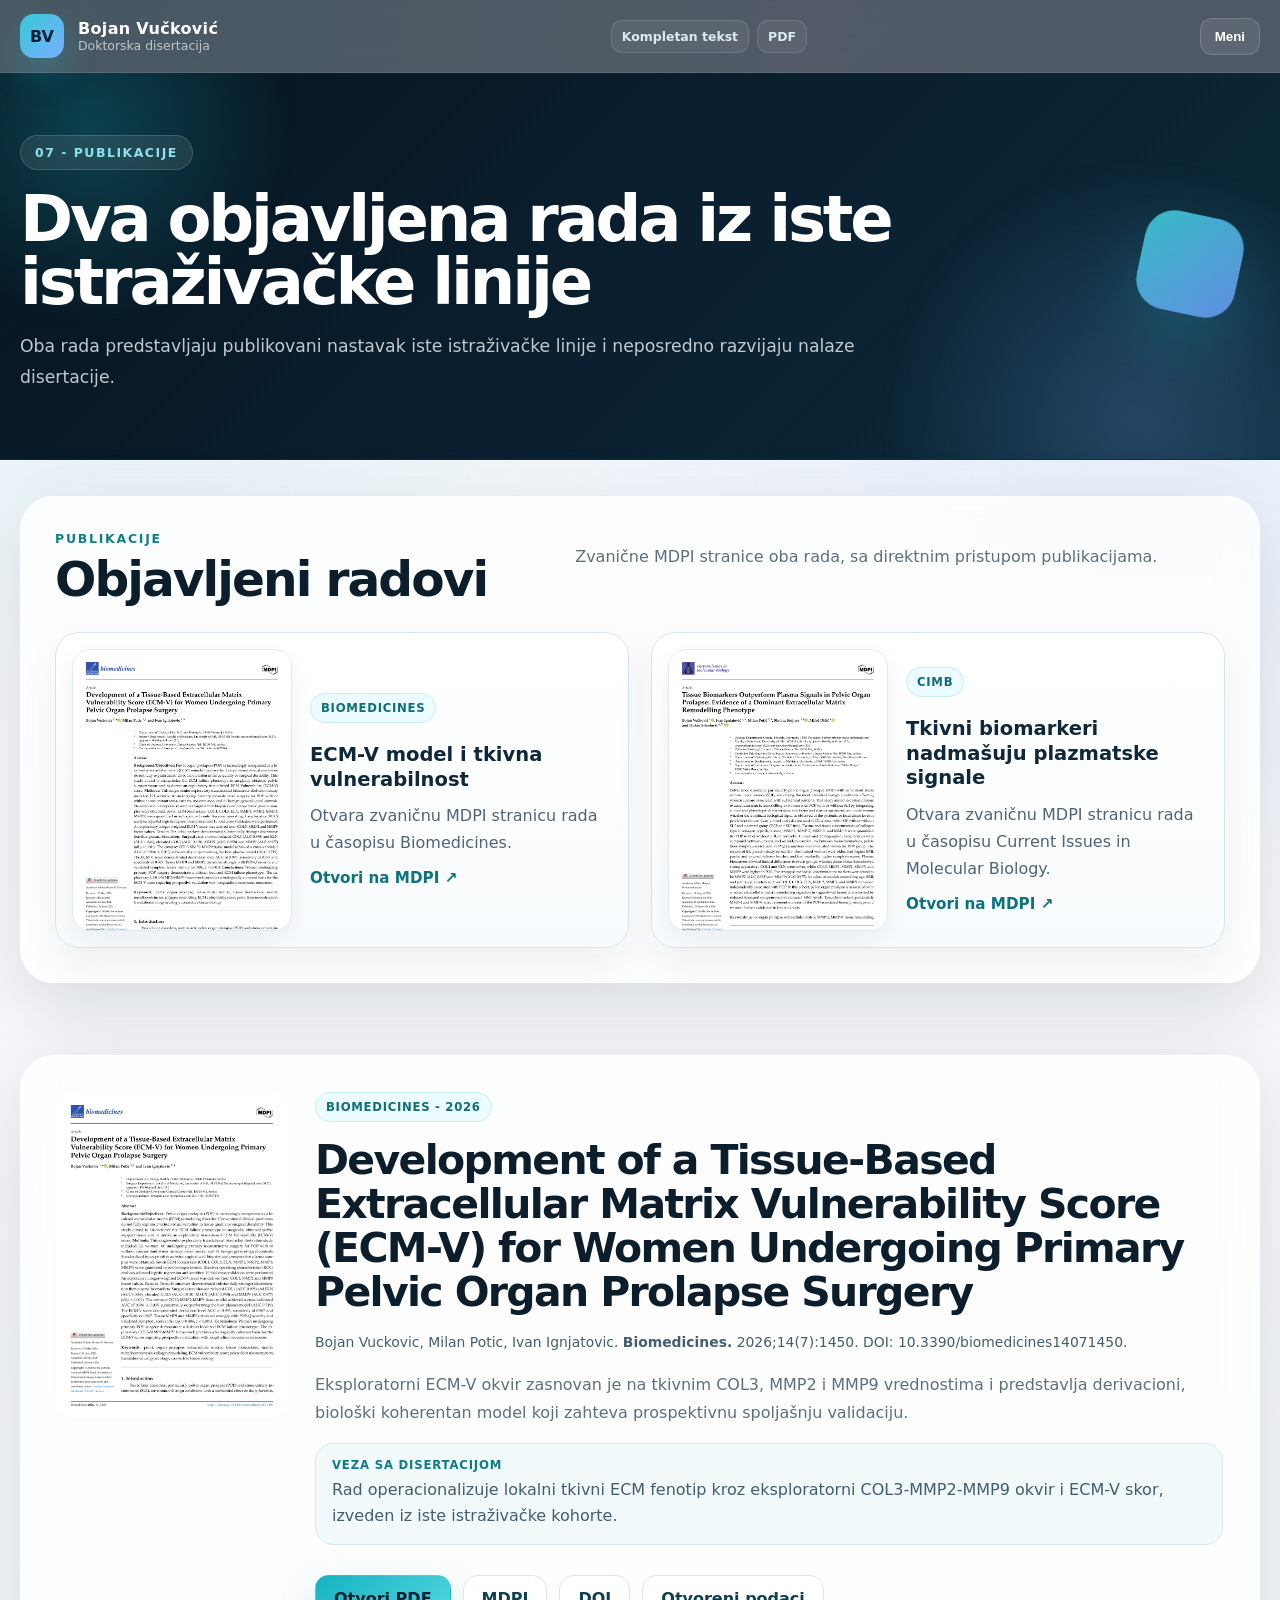
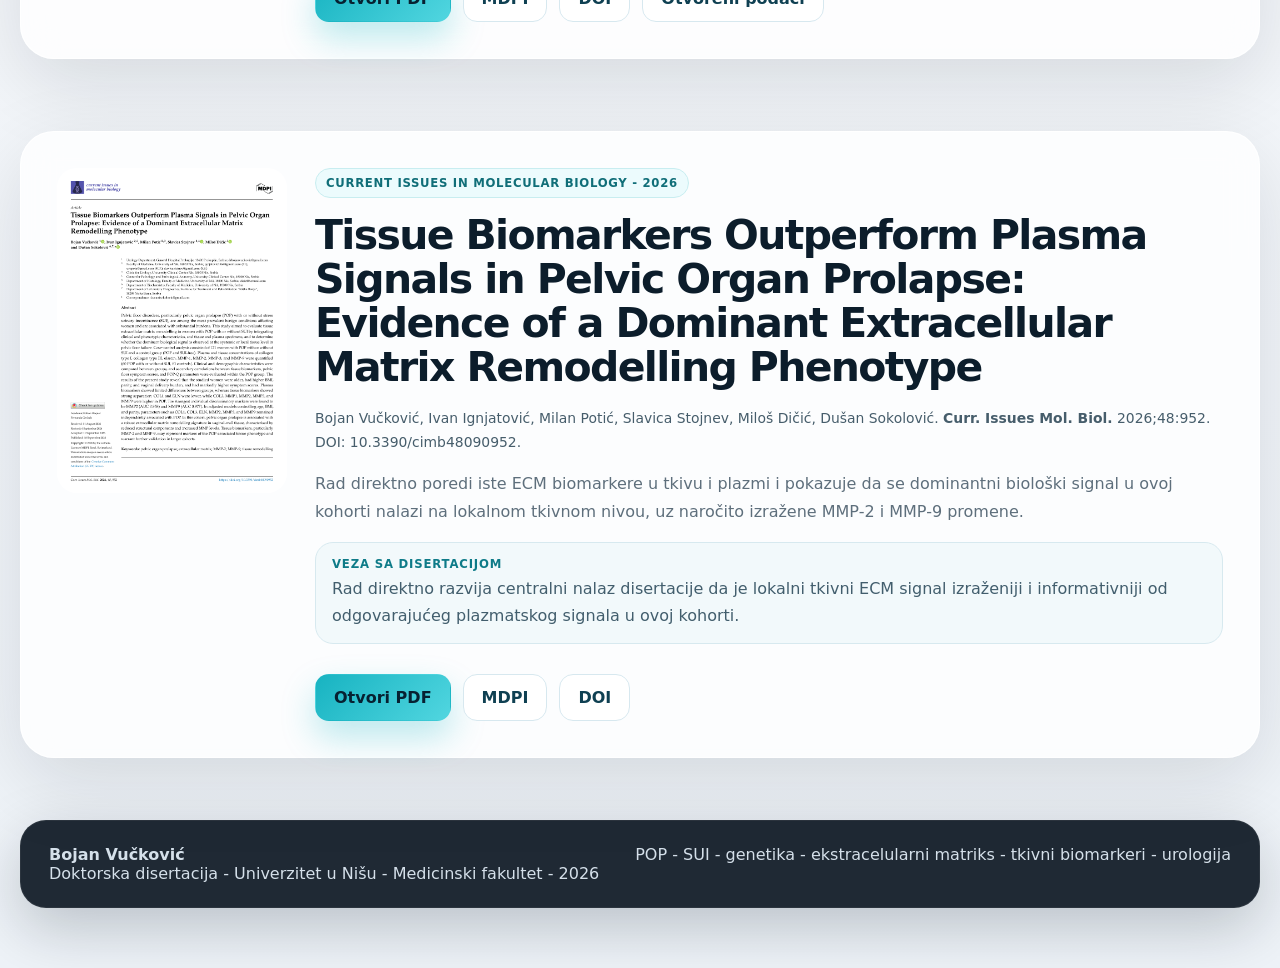
<file: publikacije.html>
<!doctype html><html lang="sr-Latn"><head><meta charset="utf-8"><meta name="viewport" content="width=device-width,initial-scale=1"><title>Publikacije - Doktorska disertacija</title><meta name="description" content="Objavljeni radovi povezani sa doktorskom disertacijom."><meta name="theme-color" content="#081c2b"><link rel="stylesheet" href="assets/style.css"><link rel="stylesheet" href="assets/mobile-overrides.css"></head><body><div class="progress" aria-hidden="true"></div><header class="site-head"><div class="container nav">
<a class="brand" href="index.html"><span class="brand-mark">BV</span><span class="brand-copy"><strong>Bojan Vučković</strong><small>Doktorska disertacija</small></span></a>
<nav class="navlinks" aria-label="Glavna navigacija"><a class="" href="index.html">Početna</a><a class="" href="istrazivanje.html">Istraživanje</a><a class="" href="teorija.html">Teorijski okvir</a><a class="" href="metode.html">Metode</a><a class="" href="genetika.html">Genetika</a><a class="" href="rezultati.html">Rezultati</a><a class="" href="doprinos.html">Doprinos</a><a class="active" href="publikacije.html">Publikacije</a><a class="" href="zakljucak.html">Zaključak</a><a class="" href="galerija.html">Galerija</a></nav>
<div class="nav-tools"><a class="tool-link" href="fulltext.html">Kompletan tekst</a><a class="tool-link" href="assets/disertacija.pdf">PDF</a></div>
<button class="menu-btn" aria-label="Otvori meni">Meni</button></div></header><main><section class="page-hero"><div class="container page-hero-inner"><div><span class="eyebrow">07 - Publikacije</span><h1>Dva objavljena rada iz iste istraživačke linije</h1><p>Oba rada predstavljaju publikovani nastavak iste istraživačke linije i neposredno razvijaju nalaze disertacije.</p></div><div class="page-hero-orb"></div></div></section><section class="section pub-showcase-section"><div class="container surface"><div class="section-head"><div><div class="kicker">Publikacije</div><h2>Objavljeni radovi</h2></div><p>Zvanične MDPI stranice oba rada, sa direktnim pristupom publikacijama.</p></div><div class="paper-showcase-grid"><a class="paper-showcase-card" href="https://www.mdpi.com/2227-9059/14/7/1450" target="_blank" rel="noopener noreferrer"><div class="paper-thumb-wrap"><img src="assets/img/paper_biomedicines.png" alt="Biomedicines rad - klik za MDPI stranicu"></div><div class="paper-card-copy"><span class="tag">Biomedicines</span><h3>ECM-V model i tkivna vulnerabilnost</h3><p>Otvara zvaničnu MDPI stranicu rada u časopisu Biomedicines.</p><strong>Otvori na MDPI ↗</strong></div></a><a class="paper-showcase-card" href="https://www.mdpi.com/1467-3045/48/9/952?utm_campaign=cimb_2026_september&utm_medium=email&utm_source=001-005-001&utm_term=doilink37" target="_blank" rel="noopener noreferrer"><div class="paper-thumb-wrap"><img src="assets/img/paper_cimb.png" alt="CIMB rad - klik za MDPI stranicu"></div><div class="paper-card-copy"><span class="tag">CIMB</span><h3>Tkivni biomarkeri nadmašuju plazmatske signale</h3><p>Otvara zvaničnu MDPI stranicu rada u časopisu Current Issues in Molecular Biology.</p><strong>Otvori na MDPI ↗</strong></div></a></div></div></section><section class="section" id="ecmv"><div class="container surface"><article class="publication-detail"><a class="publication-thumb-link" href="https://www.mdpi.com/2227-9059/14/7/1450" target="_blank" rel="noopener noreferrer"><img src="assets/img/paper_biomedicines.png" alt="Biomedicines rad"></a><div><span class="tag">Biomedicines - 2026</span><h2>Development of a Tissue-Based Extracellular Matrix Vulnerability Score (ECM-V) for Women Undergoing Primary Pelvic Organ Prolapse Surgery</h2><p class="citation">Bojan Vuckovic, Milan Potic, Ivan Ignjatovic. <strong>Biomedicines.</strong> 2026;14(7):1450. DOI: 10.3390/biomedicines14071450.</p><p>Eksploratorni ECM-V okvir zasnovan je na tkivnim COL3, MMP2 i MMP9 vrednostima i predstavlja derivacioni, biološki koherentan model koji zahteva prospektivnu spoljašnju validaciju.</p><div class="publication-link"><span>Veza sa disertacijom</span><p>Rad operacionalizuje lokalni tkivni ECM fenotip kroz eksploratorni COL3-MMP2-MMP9 okvir i ECM-V skor, izveden iz iste istraživačke kohorte.</p></div><div class="actions"><a class="btn primary" href="assets/papers/biomedicines_ecmv_2026.pdf">Otvori PDF</a><a class="btn secondary" href="https://www.mdpi.com/2227-9059/14/7/1450" target="_blank" rel="noopener noreferrer">MDPI</a><a class="btn secondary" href="https://doi.org/10.3390/biomedicines14071450">DOI</a><a class="btn secondary" href="https://doi.org/10.5281/zenodo.20369870">Otvoreni podaci</a></div></div></article></div></section><section class="section" id="cimb"><div class="container surface"><article class="publication-detail"><a class="publication-thumb-link" href="https://www.mdpi.com/1467-3045/48/9/952?utm_campaign=cimb_2026_september&utm_medium=email&utm_source=001-005-001&utm_term=doilink37" target="_blank" rel="noopener noreferrer"><img src="assets/img/paper_cimb.png" alt="CIMB rad"></a><div><span class="tag">Current Issues in Molecular Biology - 2026</span><h2>Tissue Biomarkers Outperform Plasma Signals in Pelvic Organ Prolapse: Evidence of a Dominant Extracellular Matrix Remodelling Phenotype</h2><p class="citation">Bojan Vučković, Ivan Ignjatović, Milan Potić, Slavica Stojnev, Miloš Dičić, Dušan Sokolović. <strong>Curr. Issues Mol. Biol.</strong> 2026;48:952. DOI: 10.3390/cimb48090952.</p><p>Rad direktno poredi iste ECM biomarkere u tkivu i plazmi i pokazuje da se dominantni biološki signal u ovoj kohorti nalazi na lokalnom tkivnom nivou, uz naročito izražene MMP-2 i MMP-9 promene.</p><div class="publication-link"><span>Veza sa disertacijom</span><p>Rad direktno razvija centralni nalaz disertacije da je lokalni tkivni ECM signal izraženiji i informativniji od odgovarajućeg plazmatskog signala u ovoj kohorti.</p></div><div class="actions"><a class="btn primary" href="assets/papers/cimb_tissue_biomarkers_2026.pdf">Otvori PDF</a><a class="btn secondary" href="https://www.mdpi.com/1467-3045/48/9/952?utm_campaign=cimb_2026_september&utm_medium=email&utm_source=001-005-001&utm_term=doilink37" target="_blank" rel="noopener noreferrer">MDPI</a><a class="btn secondary" href="https://doi.org/10.3390/cimb48090952">DOI</a></div></div></article></div></section></main><footer><div class="container footer-grid"><div><strong>Bojan Vučković</strong><br>Doktorska disertacija - Univerzitet u Nišu - Medicinski fakultet - 2026</div><div>POP - SUI - genetika - ekstracelularni matriks - tkivni biomarkeri - urologija</div></div></footer><div class="lightbox" id="lightbox" aria-hidden="true"><button class="lightbox-close" aria-label="Zatvori prikaz">×</button><img class="lightbox-image" alt="Uvećani prikaz ilustracije"><p class="lightbox-caption"></p></div><script>
const progress = document.querySelector('.progress');
const root = document.documentElement;
const updateProgress = () => {
  const total = root.scrollHeight - root.clientHeight;
  const pct = total > 0 ? (root.scrollTop / total) * 100 : 0;
  if (progress) progress.style.width = `${pct}%`;
};
addEventListener('scroll', updateProgress, {passive:true});
updateProgress();

const menu = document.querySelector('.menu-btn');
const links = document.querySelector('.navlinks');
menu?.addEventListener('click', () => links?.classList.toggle('open'));
links?.querySelectorAll('a').forEach(a => a.addEventListener('click', () => links.classList.remove('open')));

const search = document.querySelector('#siteSearch');
const info = document.querySelector('#searchInfo');
const searchBlocks = [...document.querySelectorAll('[data-search]')];
search?.addEventListener('input', () => {
  const q = search.value.trim().toLocaleLowerCase('sr');
  searchBlocks.forEach(el => el.classList.remove('search-hit'));
  if (!q) { if(info) info.textContent='Pretraga obuhvata glavne tematske celine ovog sajta.'; return; }
  const hits = searchBlocks.filter(el => el.innerText.toLocaleLowerCase('sr').includes(q));
  hits.forEach(el => el.classList.add('search-hit'));
  if(info) info.textContent = hits.length ? `Pronađeno tematskih blokova: ${hits.length}.` : 'Nema rezultata u sažetom prikazu. Otvorite kompletan tekst za detaljnu pretragu.';
  hits[0]?.scrollIntoView({behavior:'smooth',block:'center'});
});

const lightbox = document.getElementById('lightbox');
const lightboxImg = lightbox?.querySelector('.lightbox-image');
const lightboxCaption = lightbox?.querySelector('.lightbox-caption');
const closeBtn = lightbox?.querySelector('.lightbox-close');
const openLightbox = (src, alt, caption) => {
  if (!lightbox || !lightboxImg || !lightboxCaption) return;
  lightboxImg.src = src;
  lightboxImg.alt = alt || '';
  lightboxCaption.textContent = caption || alt || '';
  lightbox.classList.add('open');
  lightbox.setAttribute('aria-hidden','false');
  document.body.style.overflow='hidden';
};
const closeLightbox = () => {
  if (!lightbox) return;
  lightbox.classList.remove('open');
  lightbox.setAttribute('aria-hidden','true');
  document.body.style.overflow='';
};
document.querySelectorAll('.clickable-figure').forEach(figure => {
  const img = figure.querySelector('img');
  const cap = figure.querySelector('figcaption')?.innerText || '';
  figure.addEventListener('click', () => img && openLightbox(img.currentSrc || img.src, img.alt, cap));
});
closeBtn?.addEventListener('click', closeLightbox);
lightbox?.addEventListener('click', e => { if(e.target===lightbox) closeLightbox(); });
addEventListener('keydown', e => { if(e.key==='Escape') closeLightbox(); });

</script><script src="assets/mobile-nav.js"></script></body></html>
</file>
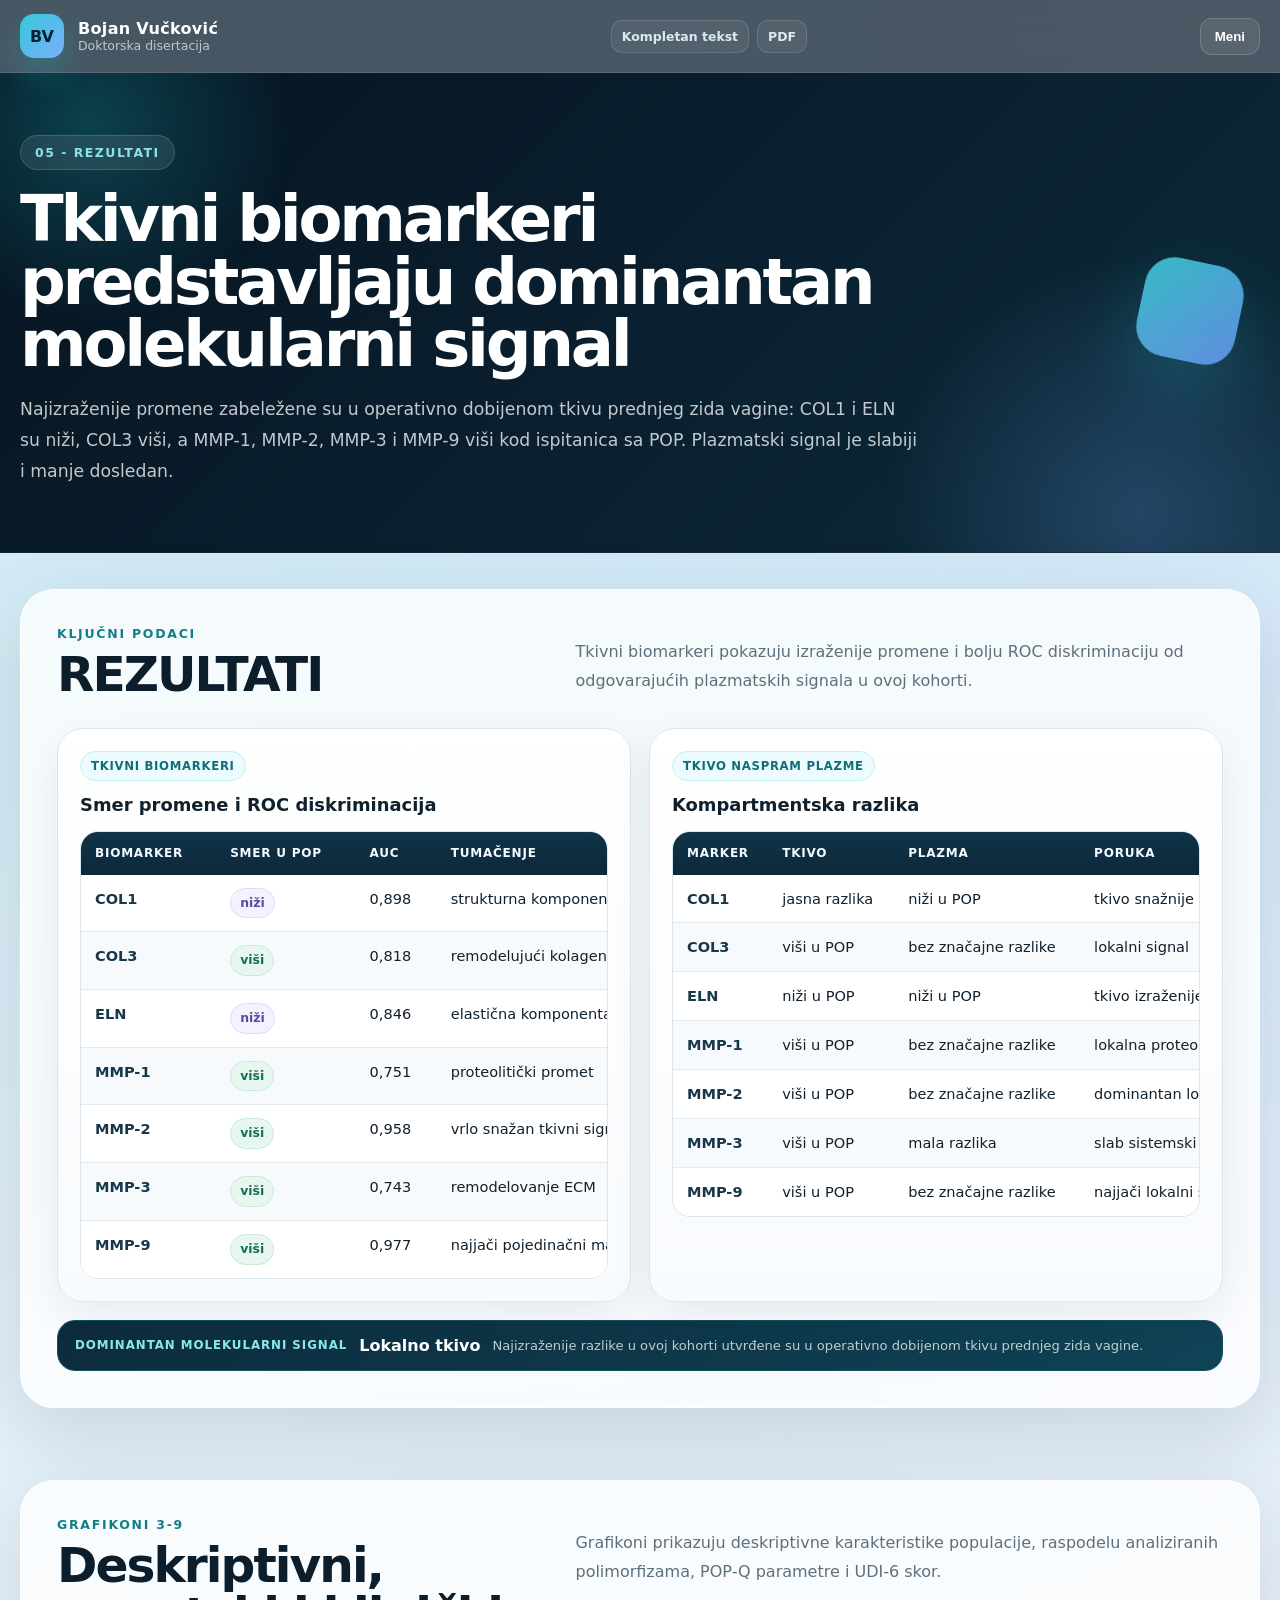
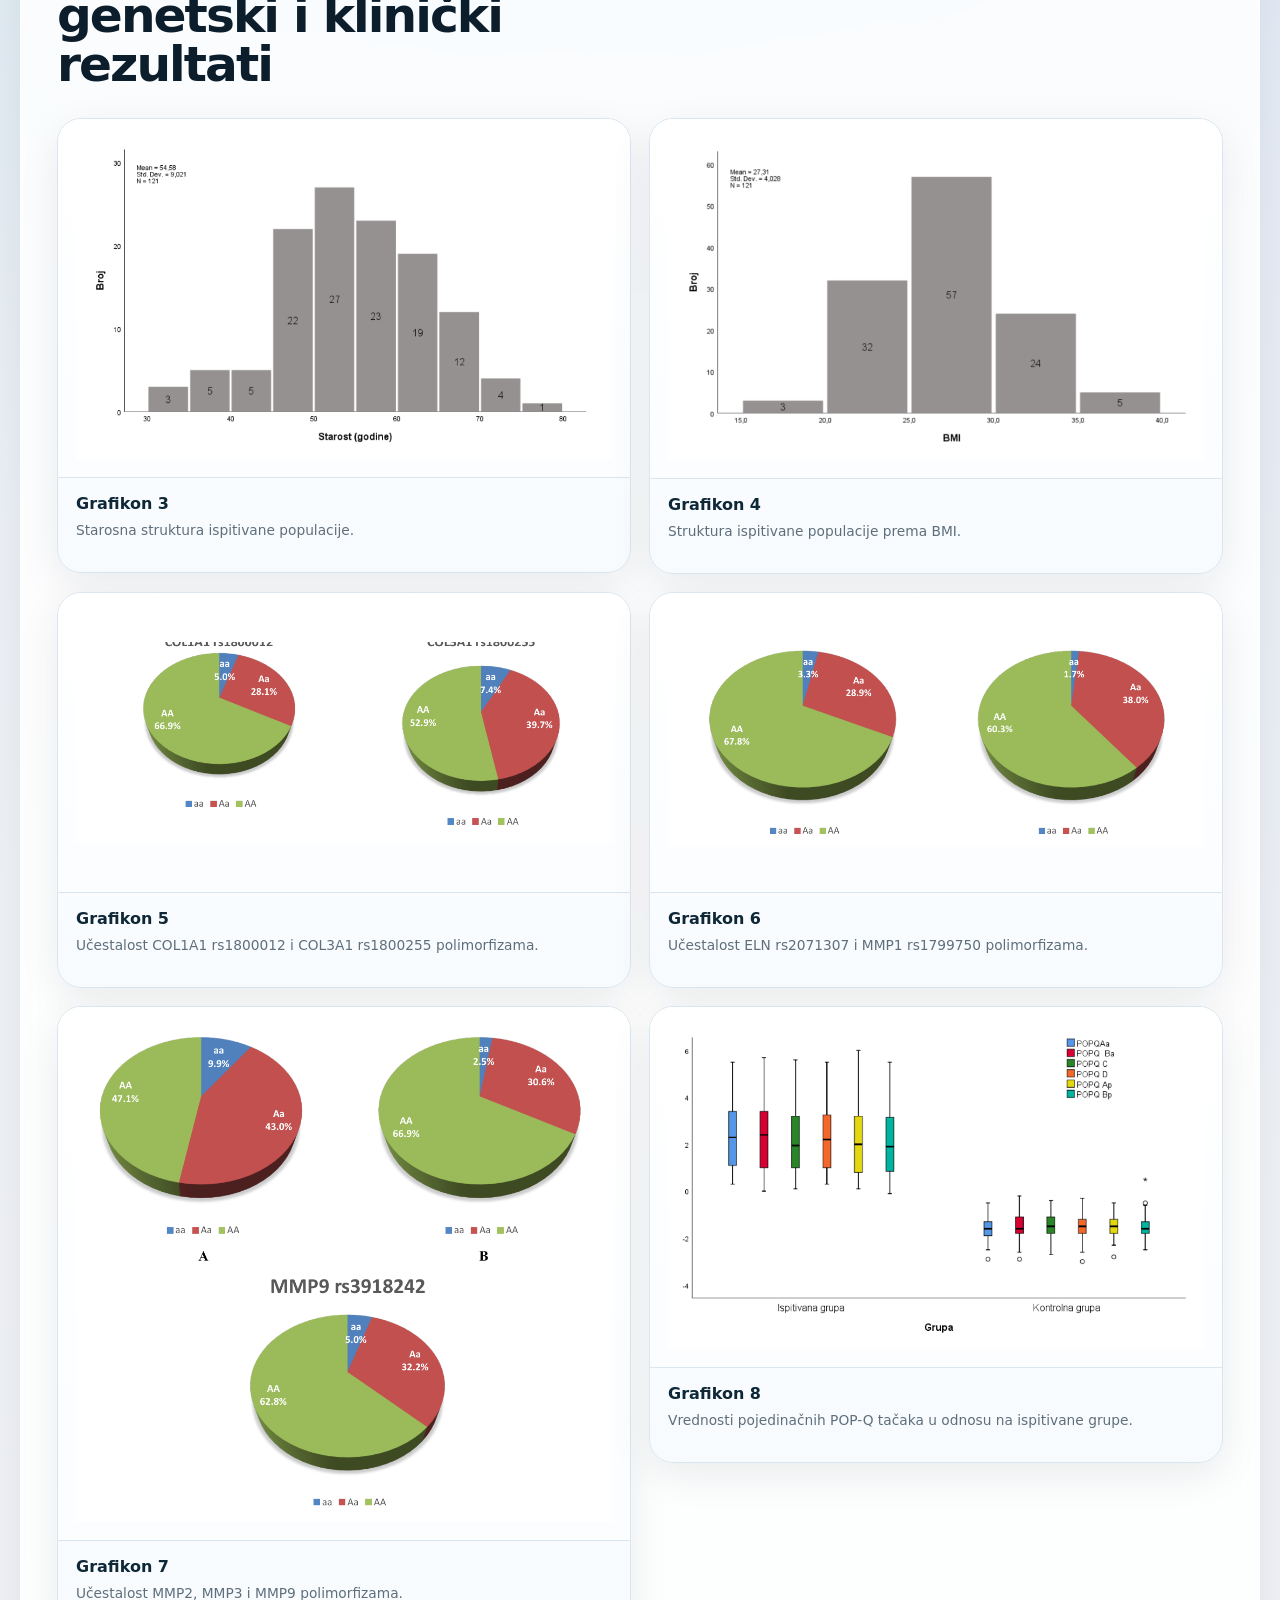
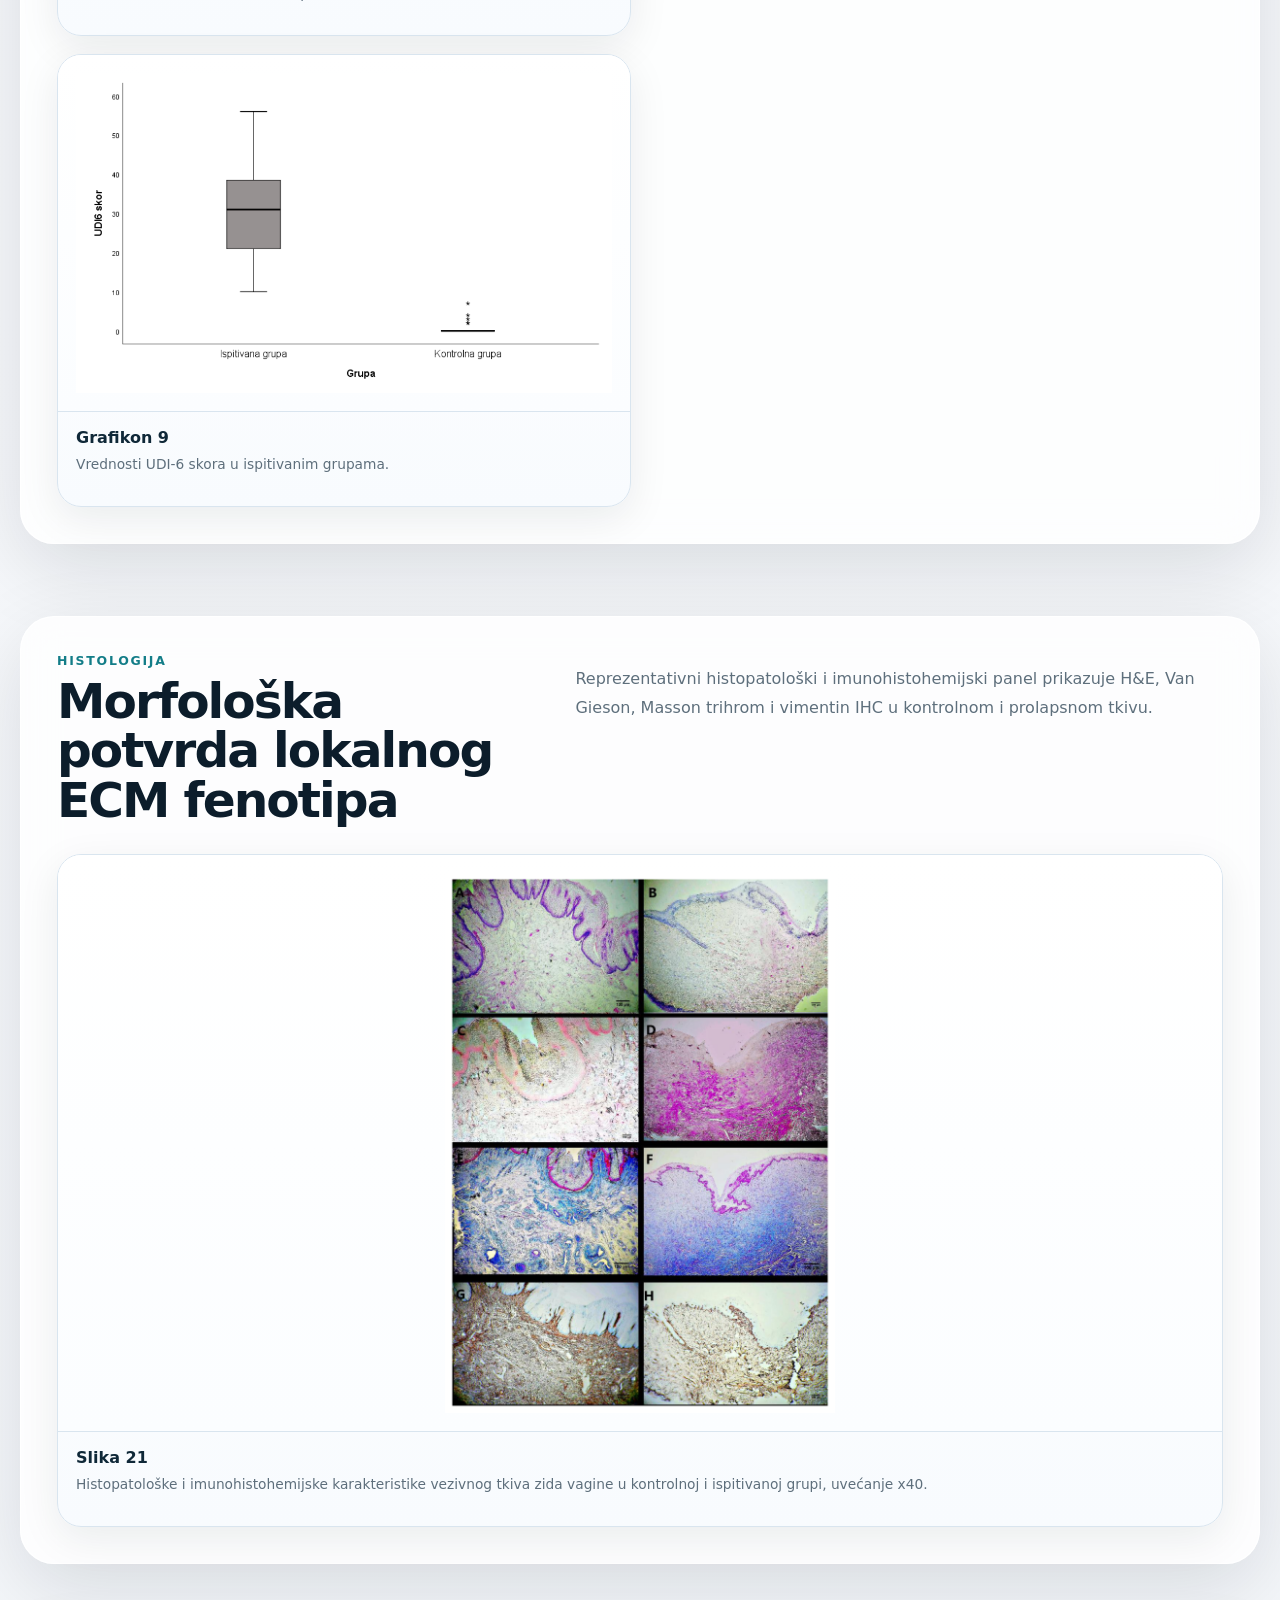
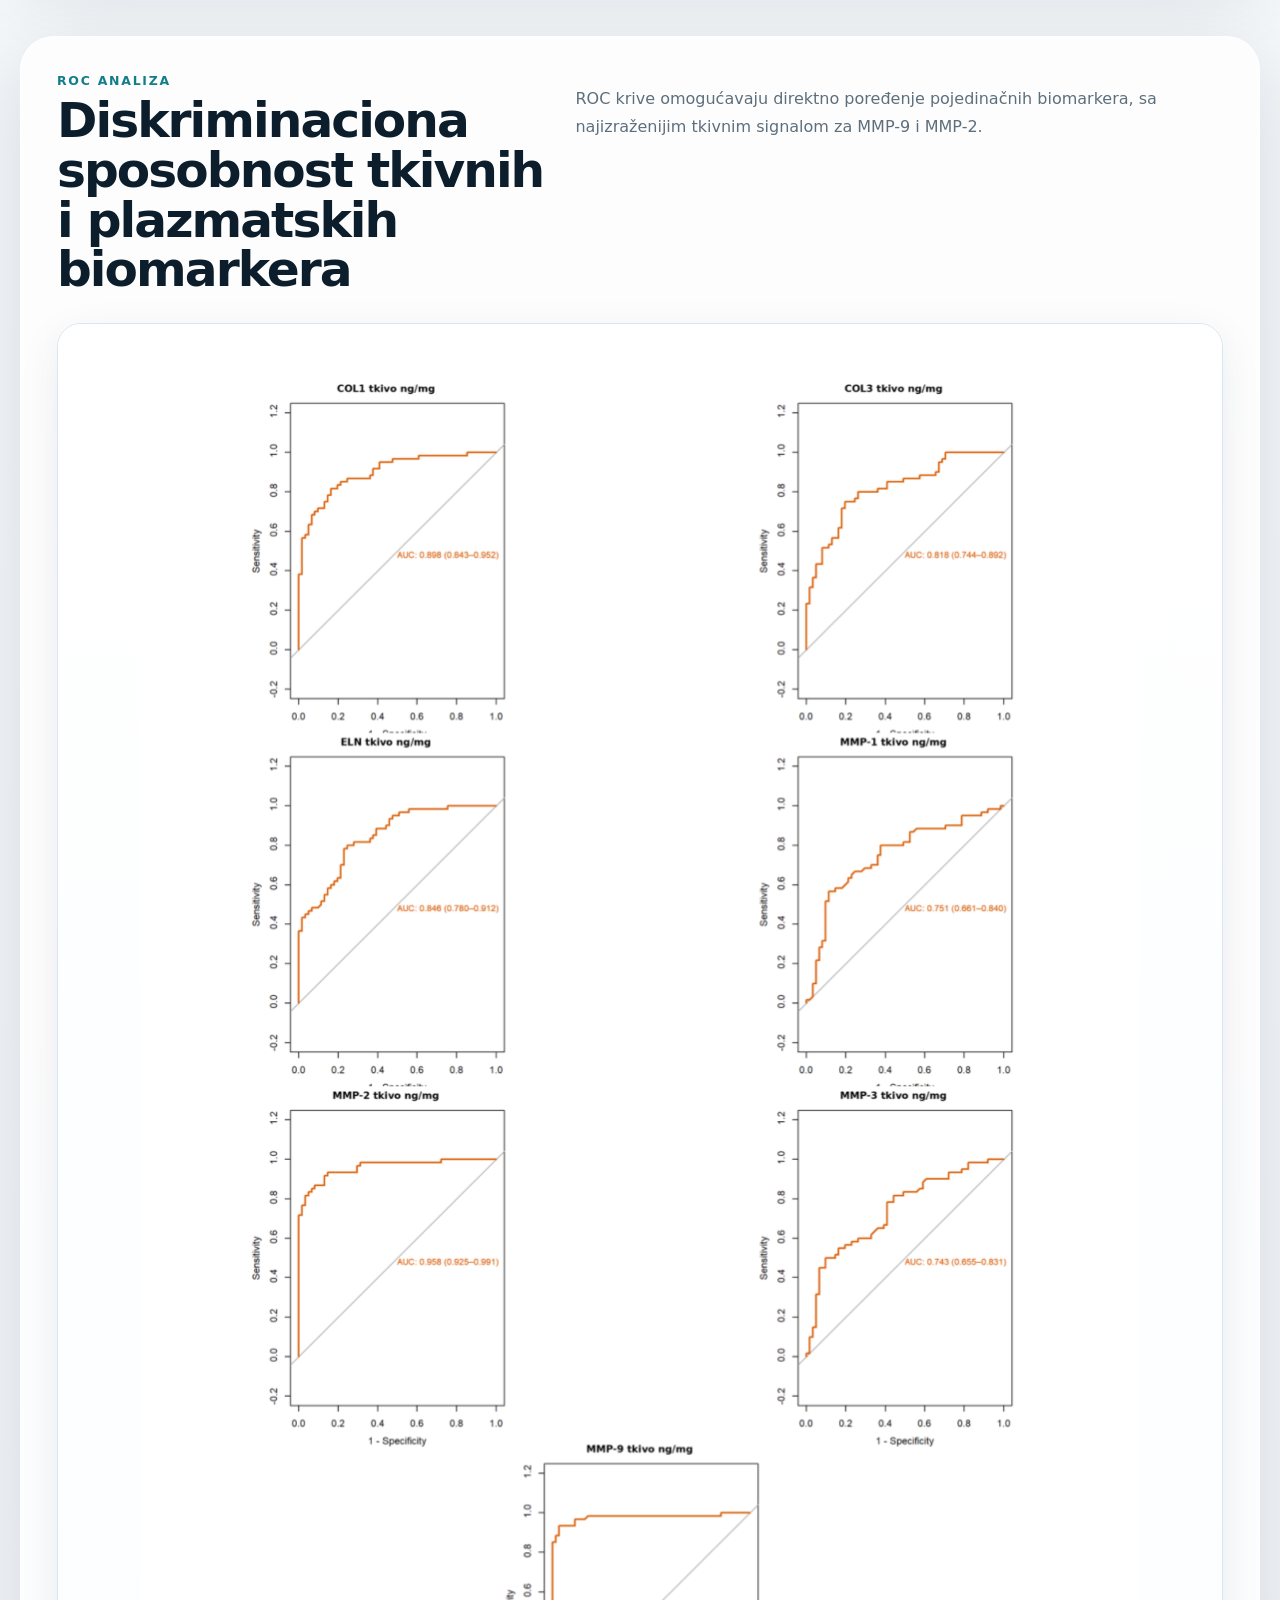
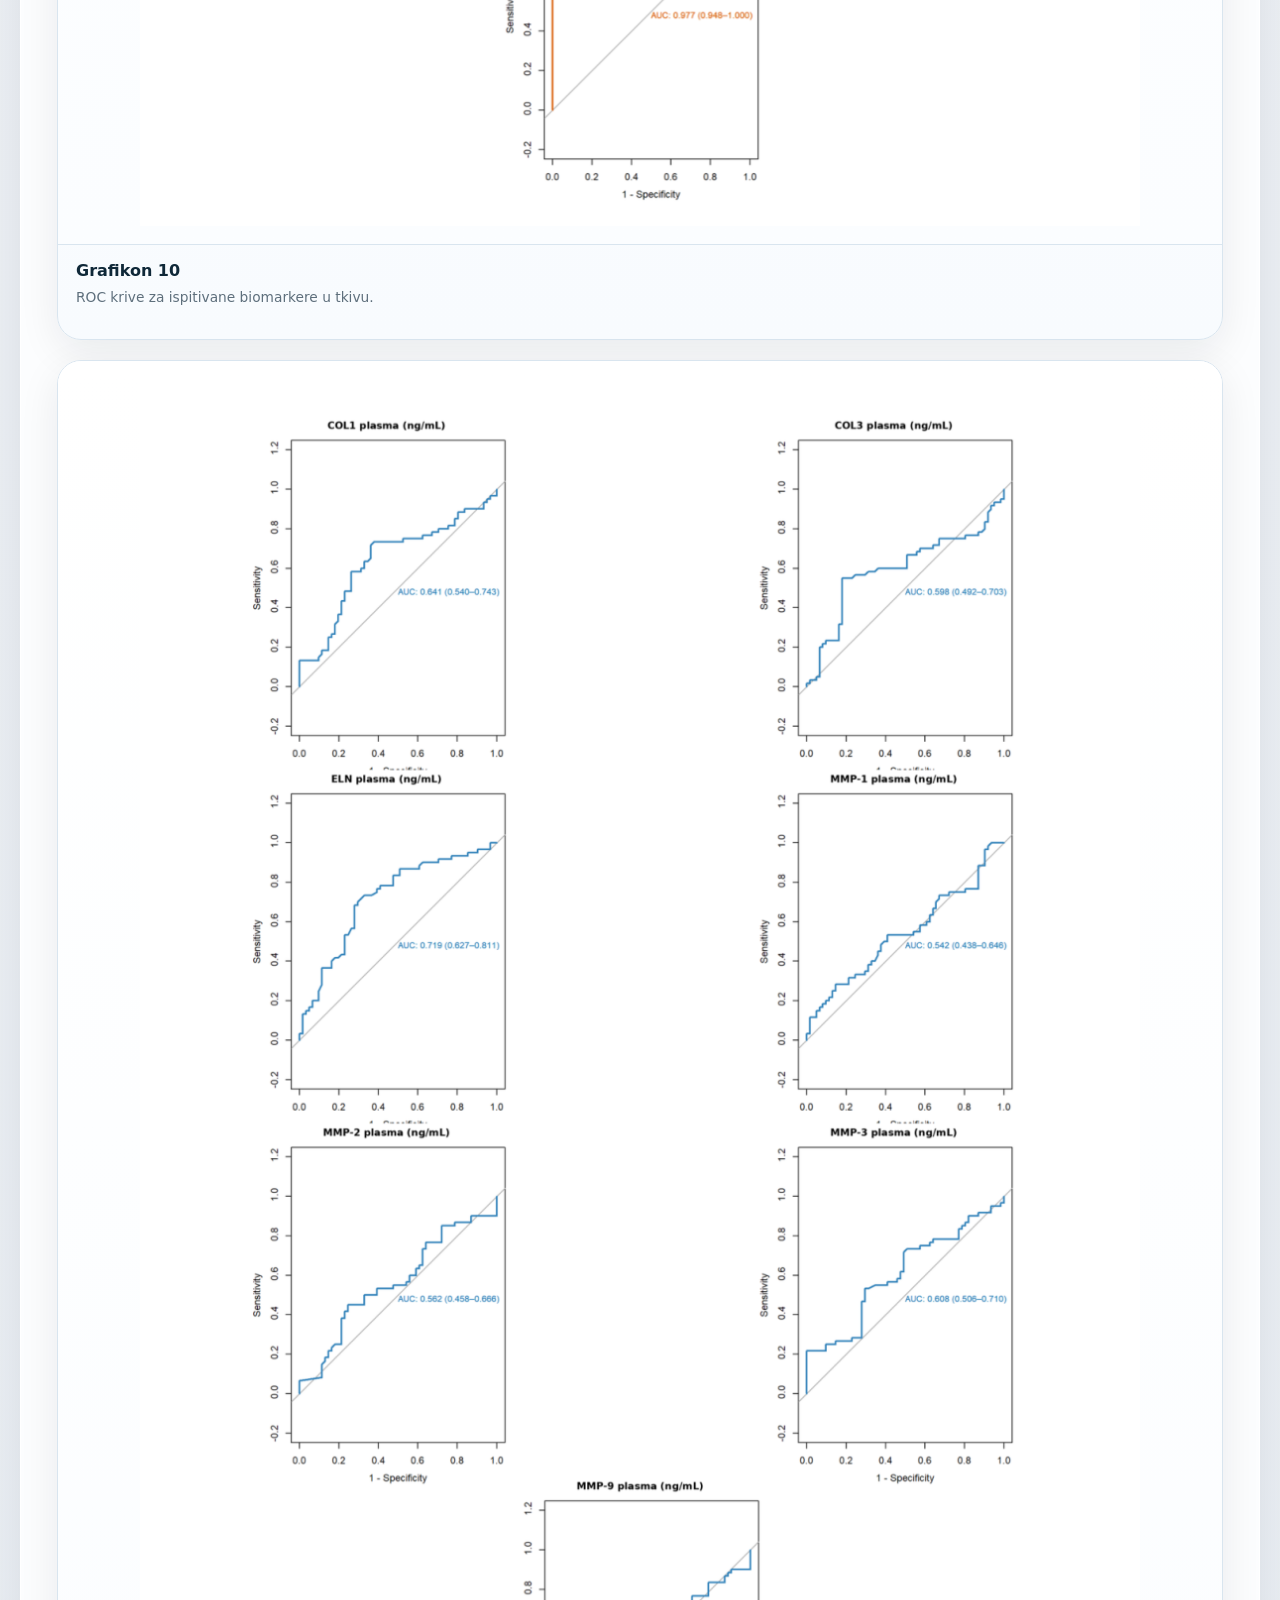
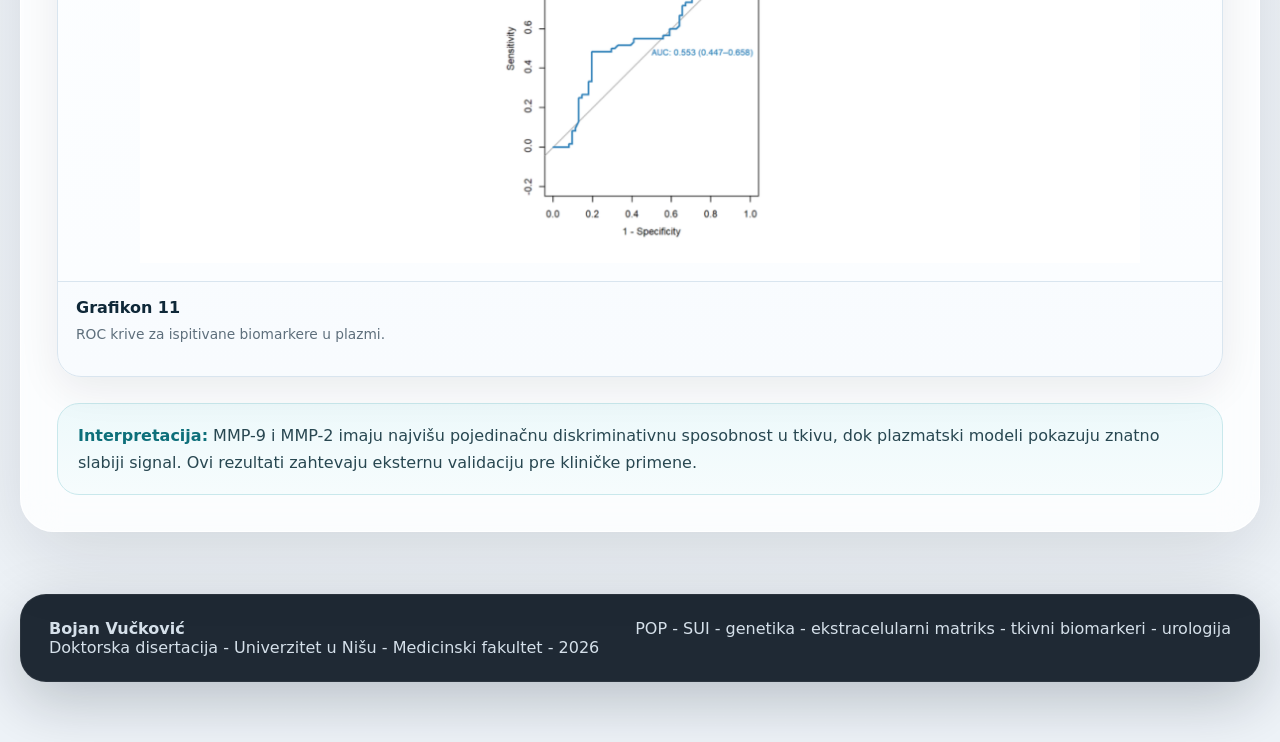
<file: rezultati.html>
<!doctype html><html lang="sr-Latn"><head><meta charset="utf-8"><meta name="viewport" content="width=device-width,initial-scale=1"><title>Rezultati - Doktorska disertacija</title><meta name="description" content="Ključni rezultati, tabele, grafikoni, histologija i ROC analiza."><meta name="theme-color" content="#081c2b"><link rel="stylesheet" href="assets/style.css"><link rel="stylesheet" href="assets/mobile-overrides.css"></head><body><div class="progress" aria-hidden="true"></div><header class="site-head"><div class="container nav">
<a class="brand" href="index.html"><span class="brand-mark">BV</span><span class="brand-copy"><strong>Bojan Vučković</strong><small>Doktorska disertacija</small></span></a>
<nav class="navlinks" aria-label="Glavna navigacija"><a class="" href="index.html">Početna</a><a class="" href="istrazivanje.html">Istraživanje</a><a class="" href="teorija.html">Teorijski okvir</a><a class="" href="metode.html">Metode</a><a class="" href="genetika.html">Genetika</a><a class="active" href="rezultati.html">Rezultati</a><a class="" href="doprinos.html">Doprinos</a><a class="" href="publikacije.html">Publikacije</a><a class="" href="zakljucak.html">Zaključak</a><a class="" href="galerija.html">Galerija</a></nav>
<div class="nav-tools"><a class="tool-link" href="fulltext.html">Kompletan tekst</a><a class="tool-link" href="assets/disertacija.pdf">PDF</a></div>
<button class="menu-btn" aria-label="Otvori meni">Meni</button></div></header><main><section class="page-hero"><div class="container page-hero-inner"><div><span class="eyebrow">05 - Rezultati</span><h1>Tkivni biomarkeri predstavljaju dominantan molekularni signal</h1><p>Najizraženije promene zabeležene su u operativno dobijenom tkivu prednjeg zida vagine: COL1 i ELN su niži, COL3 viši, a MMP-1, MMP-2, MMP-3 i MMP-9 viši kod ispitanica sa POP. Plazmatski signal je slabiji i manje dosledan.</p></div><div class="page-hero-orb"></div></div></section><section class="section"><div class="container surface"><div class="section-head"><div><div class="kicker">Ključni podaci</div><h2>REZULTATI</h2></div><p>Tkivni biomarkeri pokazuju izraženije promene i bolju ROC diskriminaciju od odgovarajućih plazmatskih signala u ovoj kohorti.</p></div><div class="table-grid"><article class="table-card"><div class="table-head"><span class="tag">Tkivni biomarkeri</span><h3>Smer promene i ROC diskriminacija</h3></div><div class="table-wrap"><table><thead><tr><th>Biomarker</th><th>Smer u POP</th><th>AUC</th><th>Tumačenje</th></tr></thead><tbody><tr><td>COL1</td><td><span class="status down">niži</span></td><td>0,898</td><td>strukturna komponenta</td></tr><tr><td>COL3</td><td><span class="status up">viši</span></td><td>0,818</td><td>remodelujući kolageni fenotip</td></tr><tr><td>ELN</td><td><span class="status down">niži</span></td><td>0,846</td><td>elastična komponenta</td></tr><tr><td>MMP-1</td><td><span class="status up">viši</span></td><td>0,751</td><td>proteolitički promet</td></tr><tr><td>MMP-2</td><td><span class="status up">viši</span></td><td>0,958</td><td>vrlo snažan tkivni signal</td></tr><tr><td>MMP-3</td><td><span class="status up">viši</span></td><td>0,743</td><td>remodelovanje ECM</td></tr><tr><td>MMP-9</td><td><span class="status up">viši</span></td><td>0,977</td><td>najjači pojedinačni marker</td></tr></tbody></table></div></article><article class="table-card"><div class="table-head"><span class="tag">Tkivo naspram plazme</span><h3>Kompartmentska razlika</h3></div><div class="table-wrap"><table><thead><tr><th>Marker</th><th>Tkivo</th><th>Plazma</th><th>Poruka</th></tr></thead><tbody><tr><td>COL1</td><td>jasna razlika</td><td>niži u POP</td><td>tkivo snažnije diskriminiše</td></tr><tr><td>COL3</td><td>viši u POP</td><td>bez značajne razlike</td><td>lokalni signal</td></tr><tr><td>ELN</td><td>niži u POP</td><td>niži u POP</td><td>tkivo izraženije</td></tr><tr><td>MMP-1</td><td>viši u POP</td><td>bez značajne razlike</td><td>lokalna proteoliza</td></tr><tr><td>MMP-2</td><td>viši u POP</td><td>bez značajne razlike</td><td>dominantan lokalni signal</td></tr><tr><td>MMP-3</td><td>viši u POP</td><td>mala razlika</td><td>slab sistemski signal</td></tr><tr><td>MMP-9</td><td>viši u POP</td><td>bez značajne razlike</td><td>najjači lokalni signal</td></tr></tbody></table></div></article></div><div class="result-signal"><span>Dominantan molekularni signal</span><strong>Lokalno tkivo</strong><small>Najizraženije razlike u ovoj kohorti utvrđene su u operativno dobijenom tkivu prednjeg zida vagine.</small></div></div></section><section class="section"><div class="container surface"><div class="section-head"><div><div class="kicker">Grafikoni 3-9</div><h2>Deskriptivni, genetski i klinički rezultati</h2></div><p>Grafikoni prikazuju deskriptivne karakteristike populacije, raspodelu analiziranih polimorfizama, POP-Q parametre i UDI-6 skor.</p></div><div class="gallery-grid results-gallery"><figure class="figure-card clickable-figure "><div class="figure-img-wrap"><img src="assets/img/dissertation/graph_03.png" alt="Grafikon 3" loading="lazy"></div><figcaption><strong>Grafikon 3</strong><span>Starosna struktura ispitivane populacije.</span></figcaption></figure><figure class="figure-card clickable-figure "><div class="figure-img-wrap"><img src="assets/img/dissertation/graph_04.png" alt="Grafikon 4" loading="lazy"></div><figcaption><strong>Grafikon 4</strong><span>Struktura ispitivane populacije prema BMI.</span></figcaption></figure><figure class="figure-card clickable-figure "><div class="figure-img-wrap"><img src="assets/img/dissertation/graph_05.png" alt="Grafikon 5" loading="lazy"></div><figcaption><strong>Grafikon 5</strong><span>Učestalost COL1A1 rs1800012 i COL3A1 rs1800255 polimorfizama.</span></figcaption></figure><figure class="figure-card clickable-figure "><div class="figure-img-wrap"><img src="assets/img/dissertation/graph_06.png" alt="Grafikon 6" loading="lazy"></div><figcaption><strong>Grafikon 6</strong><span>Učestalost ELN rs2071307 i MMP1 rs1799750 polimorfizama.</span></figcaption></figure><figure class="figure-card clickable-figure "><div class="figure-img-wrap"><img src="assets/img/dissertation/graph_07.png" alt="Grafikon 7" loading="lazy"></div><figcaption><strong>Grafikon 7</strong><span>Učestalost MMP2, MMP3 i MMP9 polimorfizama.</span></figcaption></figure><figure class="figure-card clickable-figure "><div class="figure-img-wrap"><img src="assets/img/dissertation/graph_08.png" alt="Grafikon 8" loading="lazy"></div><figcaption><strong>Grafikon 8</strong><span>Vrednosti pojedinačnih POP-Q tačaka u odnosu na ispitivane grupe.</span></figcaption></figure><figure class="figure-card clickable-figure "><div class="figure-img-wrap"><img src="assets/img/dissertation/graph_09.png" alt="Grafikon 9" loading="lazy"></div><figcaption><strong>Grafikon 9</strong><span>Vrednosti UDI-6 skora u ispitivanim grupama.</span></figcaption></figure></div></div></section><section class="section"><div class="container surface"><div class="section-head"><div><div class="kicker">Histologija</div><h2>Morfološka potvrda lokalnog ECM fenotipa</h2></div><p>Reprezentativni histopatološki i imunohistohemijski panel prikazuje H&E, Van Gieson, Masson trihrom i vimentin IHC u kontrolnom i prolapsnom tkivu.</p></div><figure class="figure-card clickable-figure wide-figure"><div class="figure-img-wrap"><img src="assets/img/dissertation/figure_21.png" alt="Slika 21" loading="lazy"></div><figcaption><strong>Slika 21</strong><span>Histopatološke i imunohistohemijske karakteristike vezivnog tkiva zida vagine u kontrolnoj i ispitivanoj grupi, uvećanje x40.</span></figcaption></figure></div></section><section class="section"><div class="container surface"><div class="section-head"><div><div class="kicker">ROC analiza</div><h2>Diskriminaciona sposobnost tkivnih i plazmatskih biomarkera</h2></div><p>ROC krive omogućavaju direktno poređenje pojedinačnih biomarkera, sa najizraženijim tkivnim signalom za MMP-9 i MMP-2.</p></div><div class="roc-grid"><figure class="figure-card clickable-figure wide-figure"><div class="figure-img-wrap"><img src="assets/img/dissertation/graph_10.png" alt="Grafikon 10" loading="lazy"></div><figcaption><strong>Grafikon 10</strong><span>ROC krive za ispitivane biomarkere u tkivu.</span></figcaption></figure><figure class="figure-card clickable-figure wide-figure"><div class="figure-img-wrap"><img src="assets/img/dissertation/graph_11.png" alt="Grafikon 11" loading="lazy"></div><figcaption><strong>Grafikon 11</strong><span>ROC krive za ispitivane biomarkere u plazmi.</span></figcaption></figure></div><div class="notice top-gap"><strong>Interpretacija:</strong> MMP-9 i MMP-2 imaju najvišu pojedinačnu diskriminativnu sposobnost u tkivu, dok plazmatski modeli pokazuju znatno slabiji signal. Ovi rezultati zahtevaju eksternu validaciju pre kliničke primene.</div></div></section></main><footer><div class="container footer-grid"><div><strong>Bojan Vučković</strong><br>Doktorska disertacija - Univerzitet u Nišu - Medicinski fakultet - 2026</div><div>POP - SUI - genetika - ekstracelularni matriks - tkivni biomarkeri - urologija</div></div></footer><div class="lightbox" id="lightbox" aria-hidden="true"><button class="lightbox-close" aria-label="Zatvori prikaz">×</button><img class="lightbox-image" alt="Uvećani prikaz ilustracije"><p class="lightbox-caption"></p></div><script>
const progress = document.querySelector('.progress');
const root = document.documentElement;
const updateProgress = () => {
  const total = root.scrollHeight - root.clientHeight;
  const pct = total > 0 ? (root.scrollTop / total) * 100 : 0;
  if (progress) progress.style.width = `${pct}%`;
};
addEventListener('scroll', updateProgress, {passive:true});
updateProgress();

const menu = document.querySelector('.menu-btn');
const links = document.querySelector('.navlinks');
menu?.addEventListener('click', () => links?.classList.toggle('open'));
links?.querySelectorAll('a').forEach(a => a.addEventListener('click', () => links.classList.remove('open')));

const search = document.querySelector('#siteSearch');
const info = document.querySelector('#searchInfo');
const searchBlocks = [...document.querySelectorAll('[data-search]')];
search?.addEventListener('input', () => {
  const q = search.value.trim().toLocaleLowerCase('sr');
  searchBlocks.forEach(el => el.classList.remove('search-hit'));
  if (!q) { if(info) info.textContent='Pretraga obuhvata glavne tematske celine ovog sajta.'; return; }
  const hits = searchBlocks.filter(el => el.innerText.toLocaleLowerCase('sr').includes(q));
  hits.forEach(el => el.classList.add('search-hit'));
  if(info) info.textContent = hits.length ? `Pronađeno tematskih blokova: ${hits.length}.` : 'Nema rezultata u sažetom prikazu. Otvorite kompletan tekst za detaljnu pretragu.';
  hits[0]?.scrollIntoView({behavior:'smooth',block:'center'});
});

const lightbox = document.getElementById('lightbox');
const lightboxImg = lightbox?.querySelector('.lightbox-image');
const lightboxCaption = lightbox?.querySelector('.lightbox-caption');
const closeBtn = lightbox?.querySelector('.lightbox-close');
const openLightbox = (src, alt, caption) => {
  if (!lightbox || !lightboxImg || !lightboxCaption) return;
  lightboxImg.src = src;
  lightboxImg.alt = alt || '';
  lightboxCaption.textContent = caption || alt || '';
  lightbox.classList.add('open');
  lightbox.setAttribute('aria-hidden','false');
  document.body.style.overflow='hidden';
};
const closeLightbox = () => {
  if (!lightbox) return;
  lightbox.classList.remove('open');
  lightbox.setAttribute('aria-hidden','true');
  document.body.style.overflow='';
};
document.querySelectorAll('.clickable-figure').forEach(figure => {
  const img = figure.querySelector('img');
  const cap = figure.querySelector('figcaption')?.innerText || '';
  figure.addEventListener('click', () => img && openLightbox(img.currentSrc || img.src, img.alt, cap));
});
closeBtn?.addEventListener('click', closeLightbox);
lightbox?.addEventListener('click', e => { if(e.target===lightbox) closeLightbox(); });
addEventListener('keydown', e => { if(e.key==='Escape') closeLightbox(); });

</script><script src="assets/mobile-nav.js"></script></body></html>
</file>
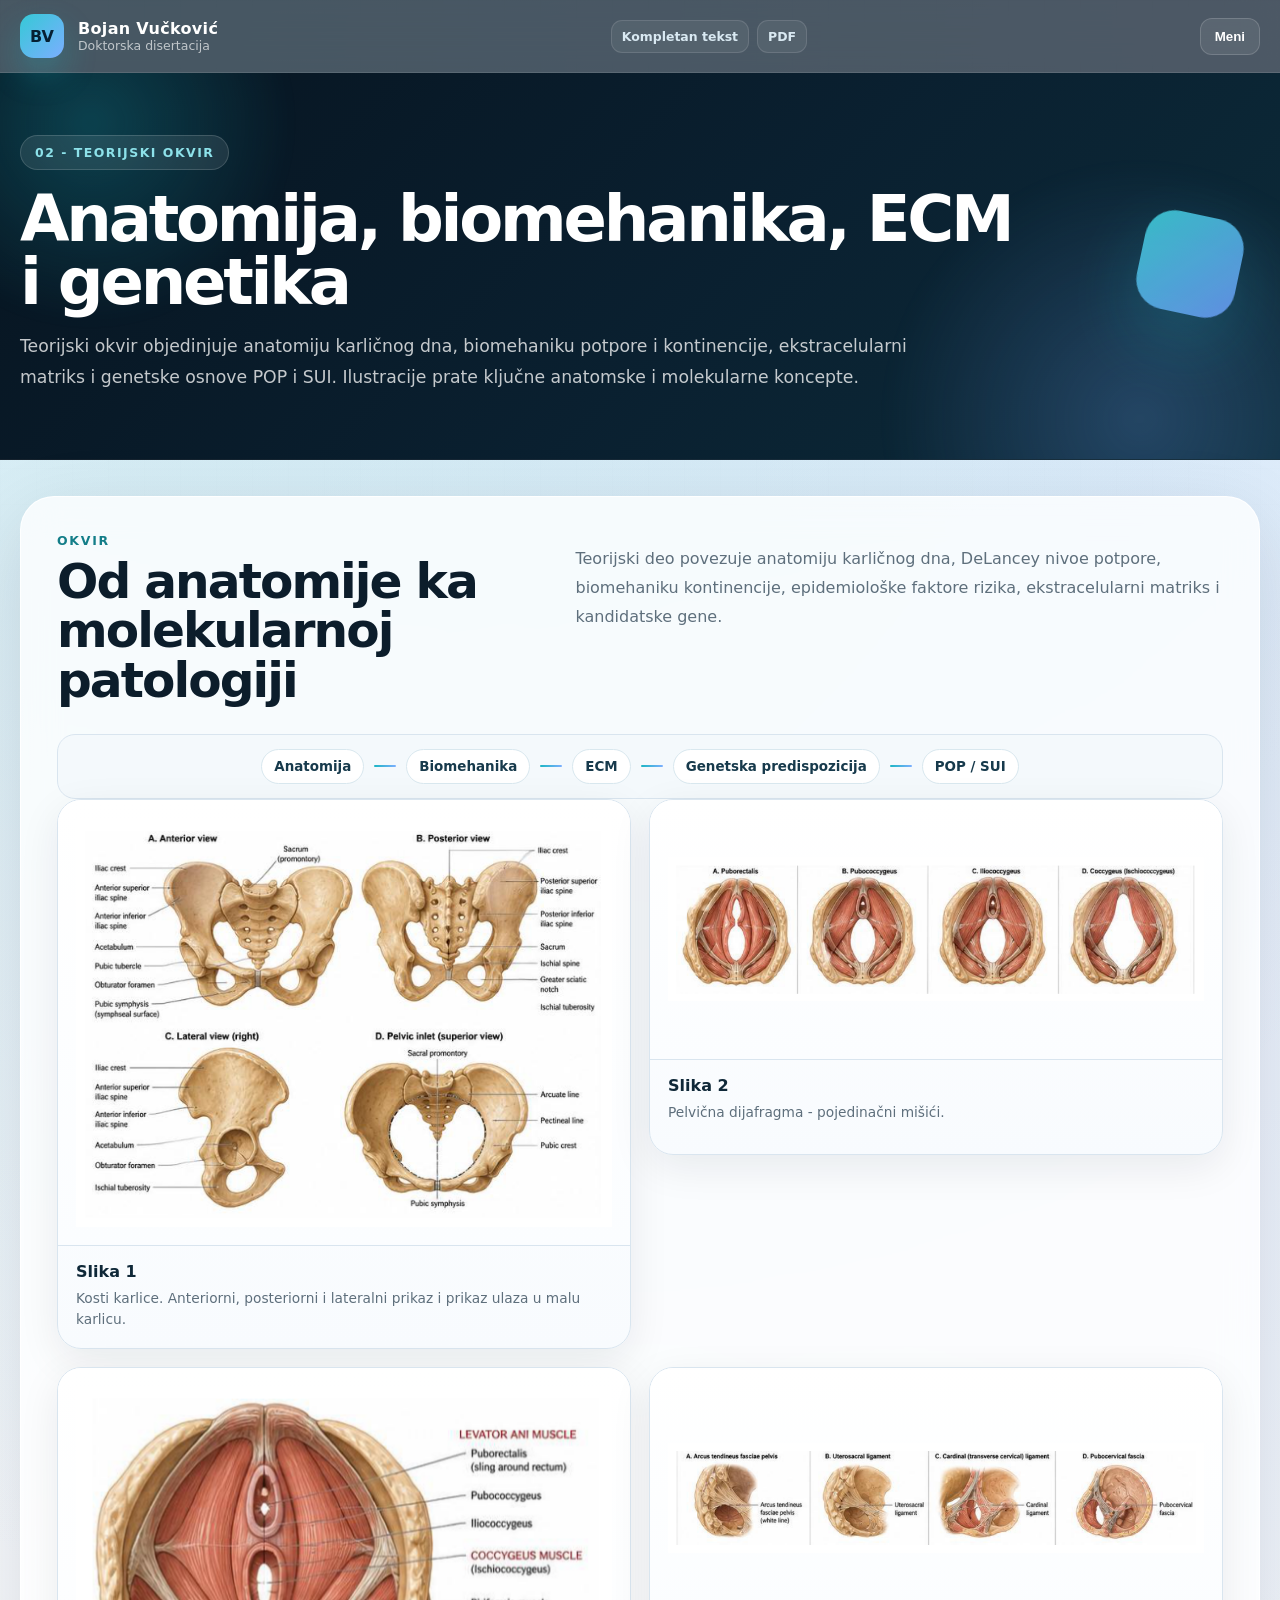
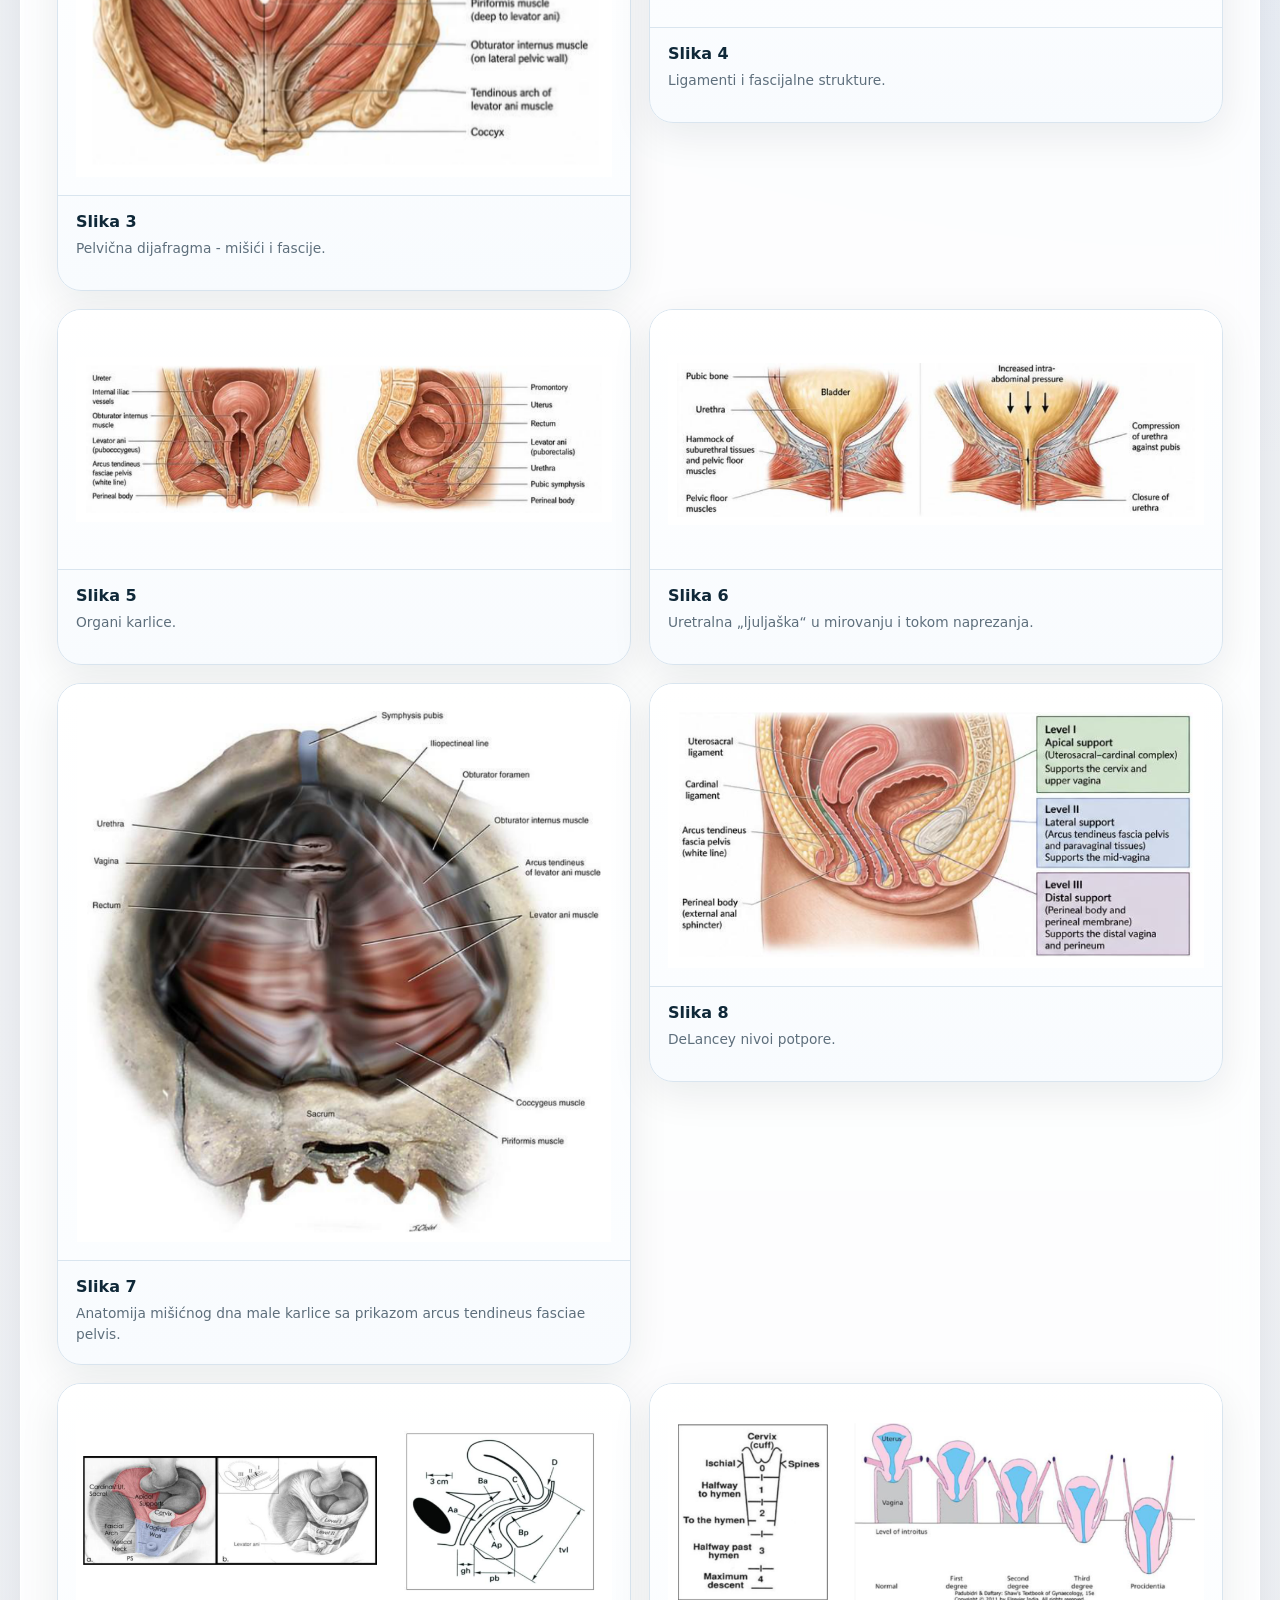
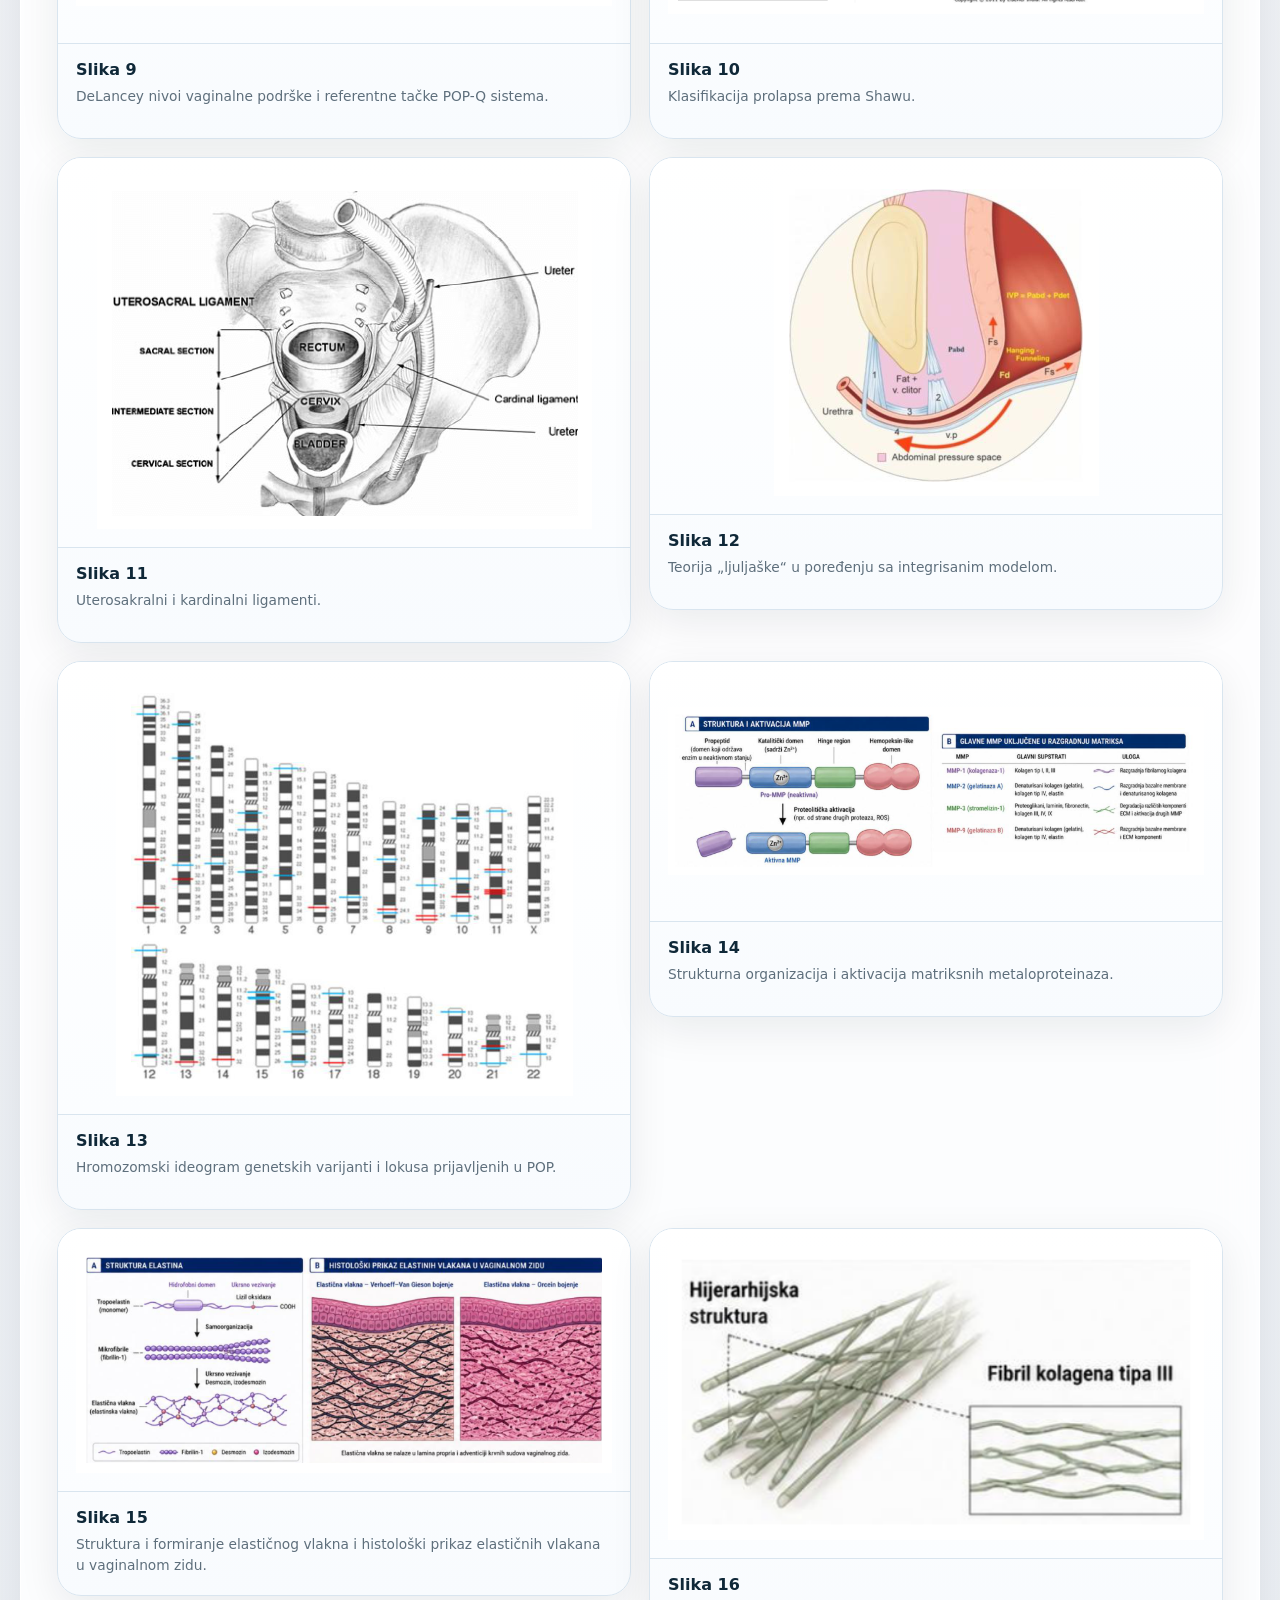
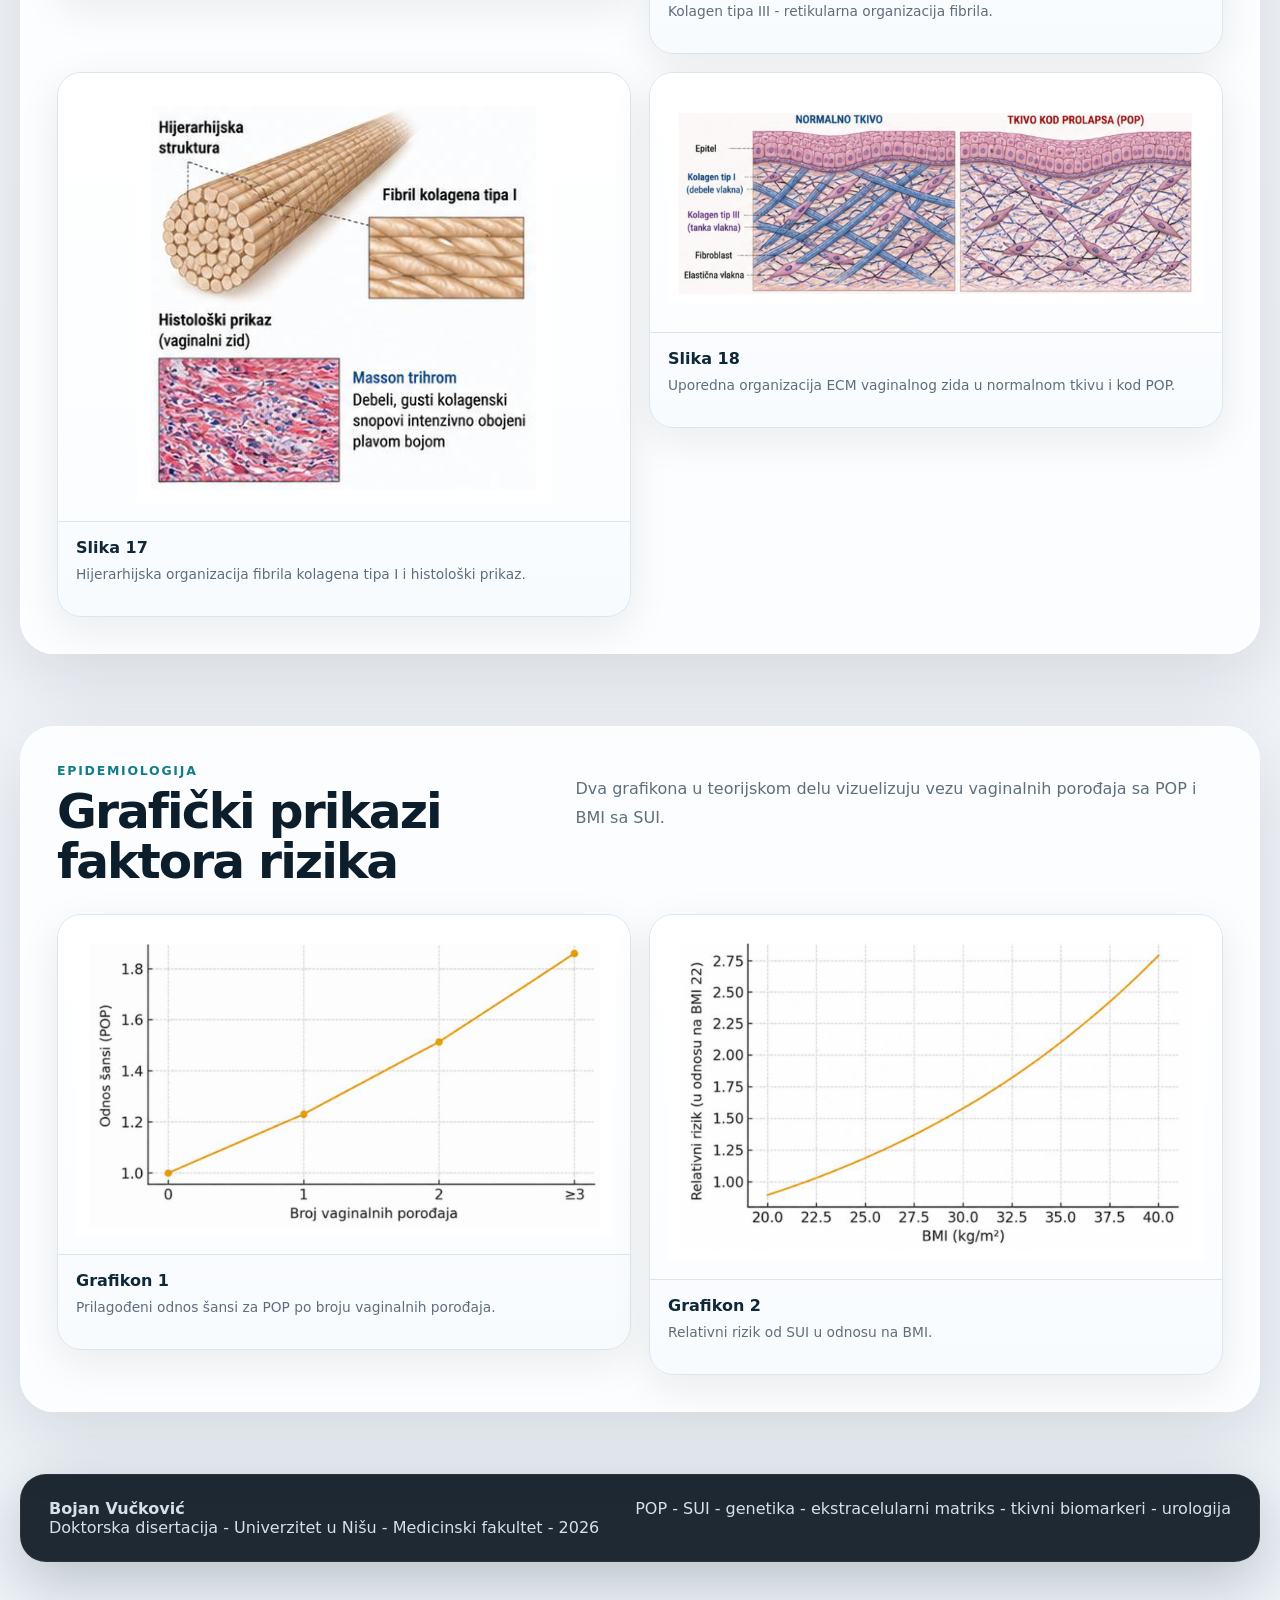
<file: teorija.html>
<!doctype html><html lang="sr-Latn"><head><meta charset="utf-8"><meta name="viewport" content="width=device-width,initial-scale=1"><title>Teorijski okvir - Doktorska disertacija</title><meta name="description" content="Anatomija, ECM, genetika i ilustracije teorijskog dela."><meta name="theme-color" content="#081c2b"><link rel="stylesheet" href="assets/style.css"><link rel="stylesheet" href="assets/mobile-overrides.css"></head><body><div class="progress" aria-hidden="true"></div><header class="site-head"><div class="container nav">
<a class="brand" href="index.html"><span class="brand-mark">BV</span><span class="brand-copy"><strong>Bojan Vučković</strong><small>Doktorska disertacija</small></span></a>
<nav class="navlinks" aria-label="Glavna navigacija"><a class="" href="index.html">Početna</a><a class="" href="istrazivanje.html">Istraživanje</a><a class="active" href="teorija.html">Teorijski okvir</a><a class="" href="metode.html">Metode</a><a class="" href="genetika.html">Genetika</a><a class="" href="rezultati.html">Rezultati</a><a class="" href="doprinos.html">Doprinos</a><a class="" href="publikacije.html">Publikacije</a><a class="" href="zakljucak.html">Zaključak</a><a class="" href="galerija.html">Galerija</a></nav>
<div class="nav-tools"><a class="tool-link" href="fulltext.html">Kompletan tekst</a><a class="tool-link" href="assets/disertacija.pdf">PDF</a></div>
<button class="menu-btn" aria-label="Otvori meni">Meni</button></div></header><main><section class="page-hero"><div class="container page-hero-inner"><div><span class="eyebrow">02 - Teorijski okvir</span><h1>Anatomija, biomehanika, ECM i genetika</h1><p>Teorijski okvir objedinjuje anatomiju karličnog dna, biomehaniku potpore i kontinencije, ekstracelularni matriks i genetske osnove POP i SUI. Ilustracije prate ključne anatomske i molekularne koncepte.</p></div><div class="page-hero-orb"></div></div></section><section class="section"><div class="container surface"><div class="section-head"><div><div class="kicker">Okvir</div><h2>Od anatomije ka molekularnoj patologiji</h2></div><p>Teorijski deo povezuje anatomiju karličnog dna, DeLancey nivoe potpore, biomehaniku kontinencije, epidemiološke faktore rizika, ekstracelularni matriks i kandidatske gene.</p></div><div class="concept-chain" aria-label="Konceptualni tok"><span>Anatomija</span><i></i><span>Biomehanika</span><i></i><span>ECM</span><i></i><span>Genetska predispozicija</span><i></i><span>POP / SUI</span></div><div class="gallery-grid"><figure class="figure-card clickable-figure "><div class="figure-img-wrap"><img src="assets/img/dissertation/figure_01.png" alt="Slika 1" loading="lazy"></div><figcaption><strong>Slika 1</strong><span>Kosti karlice. Anteriorni, posteriorni i lateralni prikaz i prikaz ulaza u malu karlicu.</span></figcaption></figure><figure class="figure-card clickable-figure "><div class="figure-img-wrap"><img src="assets/img/dissertation/figure_02.png" alt="Slika 2" loading="lazy"></div><figcaption><strong>Slika 2</strong><span>Pelvična dijafragma - pojedinačni mišići.</span></figcaption></figure><figure class="figure-card clickable-figure "><div class="figure-img-wrap"><img src="assets/img/dissertation/figure_03.png" alt="Slika 3" loading="lazy"></div><figcaption><strong>Slika 3</strong><span>Pelvična dijafragma - mišići i fascije.</span></figcaption></figure><figure class="figure-card clickable-figure "><div class="figure-img-wrap"><img src="assets/img/dissertation/figure_04.png" alt="Slika 4" loading="lazy"></div><figcaption><strong>Slika 4</strong><span>Ligamenti i fascijalne strukture.</span></figcaption></figure><figure class="figure-card clickable-figure "><div class="figure-img-wrap"><img src="assets/img/dissertation/figure_05.png" alt="Slika 5" loading="lazy"></div><figcaption><strong>Slika 5</strong><span>Organi karlice.</span></figcaption></figure><figure class="figure-card clickable-figure "><div class="figure-img-wrap"><img src="assets/img/dissertation/figure_06.png" alt="Slika 6" loading="lazy"></div><figcaption><strong>Slika 6</strong><span>Uretralna „ljuljaška“ u mirovanju i tokom naprezanja.</span></figcaption></figure><figure class="figure-card clickable-figure "><div class="figure-img-wrap"><img src="assets/img/dissertation/figure_07.png" alt="Slika 7" loading="lazy"></div><figcaption><strong>Slika 7</strong><span>Anatomija mišićnog dna male karlice sa prikazom arcus tendineus fasciae pelvis.</span></figcaption></figure><figure class="figure-card clickable-figure "><div class="figure-img-wrap"><img src="assets/img/dissertation/figure_08.png" alt="Slika 8" loading="lazy"></div><figcaption><strong>Slika 8</strong><span>DeLancey nivoi potpore.</span></figcaption></figure><figure class="figure-card clickable-figure "><div class="figure-img-wrap"><img src="assets/img/dissertation/figure_09.png" alt="Slika 9" loading="lazy"></div><figcaption><strong>Slika 9</strong><span>DeLancey nivoi vaginalne podrške i referentne tačke POP-Q sistema.</span></figcaption></figure><figure class="figure-card clickable-figure "><div class="figure-img-wrap"><img src="assets/img/dissertation/figure_10.png" alt="Slika 10" loading="lazy"></div><figcaption><strong>Slika 10</strong><span>Klasifikacija prolapsa prema Shawu.</span></figcaption></figure><figure class="figure-card clickable-figure "><div class="figure-img-wrap"><img src="assets/img/dissertation/figure_11.png" alt="Slika 11" loading="lazy"></div><figcaption><strong>Slika 11</strong><span>Uterosakralni i kardinalni ligamenti.</span></figcaption></figure><figure class="figure-card clickable-figure "><div class="figure-img-wrap"><img src="assets/img/dissertation/figure_12.png" alt="Slika 12" loading="lazy"></div><figcaption><strong>Slika 12</strong><span>Teorija „ljuljaške“ u poređenju sa integrisanim modelom.</span></figcaption></figure><figure class="figure-card clickable-figure "><div class="figure-img-wrap"><img src="assets/img/dissertation/figure_13.png" alt="Slika 13" loading="lazy"></div><figcaption><strong>Slika 13</strong><span>Hromozomski ideogram genetskih varijanti i lokusa prijavljenih u POP.</span></figcaption></figure><figure class="figure-card clickable-figure "><div class="figure-img-wrap"><img src="assets/img/dissertation/figure_14.png" alt="Slika 14" loading="lazy"></div><figcaption><strong>Slika 14</strong><span>Strukturna organizacija i aktivacija matriksnih metaloproteinaza.</span></figcaption></figure><figure class="figure-card clickable-figure "><div class="figure-img-wrap"><img src="assets/img/dissertation/figure_15.png" alt="Slika 15" loading="lazy"></div><figcaption><strong>Slika 15</strong><span>Struktura i formiranje elastičnog vlakna i histološki prikaz elastičnih vlakana u vaginalnom zidu.</span></figcaption></figure><figure class="figure-card clickable-figure "><div class="figure-img-wrap"><img src="assets/img/dissertation/figure_16.png" alt="Slika 16" loading="lazy"></div><figcaption><strong>Slika 16</strong><span>Kolagen tipa III - retikularna organizacija fibrila.</span></figcaption></figure><figure class="figure-card clickable-figure "><div class="figure-img-wrap"><img src="assets/img/dissertation/figure_17.png" alt="Slika 17" loading="lazy"></div><figcaption><strong>Slika 17</strong><span>Hijerarhijska organizacija fibrila kolagena tipa I i histološki prikaz.</span></figcaption></figure><figure class="figure-card clickable-figure "><div class="figure-img-wrap"><img src="assets/img/dissertation/figure_18.png" alt="Slika 18" loading="lazy"></div><figcaption><strong>Slika 18</strong><span>Uporedna organizacija ECM vaginalnog zida u normalnom tkivu i kod POP.</span></figcaption></figure></div></div></section><section class="section"><div class="container surface"><div class="section-head"><div><div class="kicker">Epidemiologija</div><h2>Grafički prikazi faktora rizika</h2></div><p>Dva grafikona u teorijskom delu vizuelizuju vezu vaginalnih porođaja sa POP i BMI sa SUI.</p></div><div class="gallery-grid compact-gallery"><figure class="figure-card clickable-figure "><div class="figure-img-wrap"><img src="assets/img/dissertation/graph_01.png" alt="Grafikon 1" loading="lazy"></div><figcaption><strong>Grafikon 1</strong><span>Prilagođeni odnos šansi za POP po broju vaginalnih porođaja.</span></figcaption></figure><figure class="figure-card clickable-figure "><div class="figure-img-wrap"><img src="assets/img/dissertation/graph_02.png" alt="Grafikon 2" loading="lazy"></div><figcaption><strong>Grafikon 2</strong><span>Relativni rizik od SUI u odnosu na BMI.</span></figcaption></figure></div></div></section></main><footer><div class="container footer-grid"><div><strong>Bojan Vučković</strong><br>Doktorska disertacija - Univerzitet u Nišu - Medicinski fakultet - 2026</div><div>POP - SUI - genetika - ekstracelularni matriks - tkivni biomarkeri - urologija</div></div></footer><div class="lightbox" id="lightbox" aria-hidden="true"><button class="lightbox-close" aria-label="Zatvori prikaz">×</button><img class="lightbox-image" alt="Uvećani prikaz ilustracije"><p class="lightbox-caption"></p></div><script>
const progress = document.querySelector('.progress');
const root = document.documentElement;
const updateProgress = () => {
  const total = root.scrollHeight - root.clientHeight;
  const pct = total > 0 ? (root.scrollTop / total) * 100 : 0;
  if (progress) progress.style.width = `${pct}%`;
};
addEventListener('scroll', updateProgress, {passive:true});
updateProgress();

const menu = document.querySelector('.menu-btn');
const links = document.querySelector('.navlinks');
menu?.addEventListener('click', () => links?.classList.toggle('open'));
links?.querySelectorAll('a').forEach(a => a.addEventListener('click', () => links.classList.remove('open')));

const search = document.querySelector('#siteSearch');
const info = document.querySelector('#searchInfo');
const searchBlocks = [...document.querySelectorAll('[data-search]')];
search?.addEventListener('input', () => {
  const q = search.value.trim().toLocaleLowerCase('sr');
  searchBlocks.forEach(el => el.classList.remove('search-hit'));
  if (!q) { if(info) info.textContent='Pretraga obuhvata glavne tematske celine ovog sajta.'; return; }
  const hits = searchBlocks.filter(el => el.innerText.toLocaleLowerCase('sr').includes(q));
  hits.forEach(el => el.classList.add('search-hit'));
  if(info) info.textContent = hits.length ? `Pronađeno tematskih blokova: ${hits.length}.` : 'Nema rezultata u sažetom prikazu. Otvorite kompletan tekst za detaljnu pretragu.';
  hits[0]?.scrollIntoView({behavior:'smooth',block:'center'});
});

const lightbox = document.getElementById('lightbox');
const lightboxImg = lightbox?.querySelector('.lightbox-image');
const lightboxCaption = lightbox?.querySelector('.lightbox-caption');
const closeBtn = lightbox?.querySelector('.lightbox-close');
const openLightbox = (src, alt, caption) => {
  if (!lightbox || !lightboxImg || !lightboxCaption) return;
  lightboxImg.src = src;
  lightboxImg.alt = alt || '';
  lightboxCaption.textContent = caption || alt || '';
  lightbox.classList.add('open');
  lightbox.setAttribute('aria-hidden','false');
  document.body.style.overflow='hidden';
};
const closeLightbox = () => {
  if (!lightbox) return;
  lightbox.classList.remove('open');
  lightbox.setAttribute('aria-hidden','true');
  document.body.style.overflow='';
};
document.querySelectorAll('.clickable-figure').forEach(figure => {
  const img = figure.querySelector('img');
  const cap = figure.querySelector('figcaption')?.innerText || '';
  figure.addEventListener('click', () => img && openLightbox(img.currentSrc || img.src, img.alt, cap));
});
closeBtn?.addEventListener('click', closeLightbox);
lightbox?.addEventListener('click', e => { if(e.target===lightbox) closeLightbox(); });
addEventListener('keydown', e => { if(e.key==='Escape') closeLightbox(); });

</script><script src="assets/mobile-nav.js"></script></body></html>
</file>
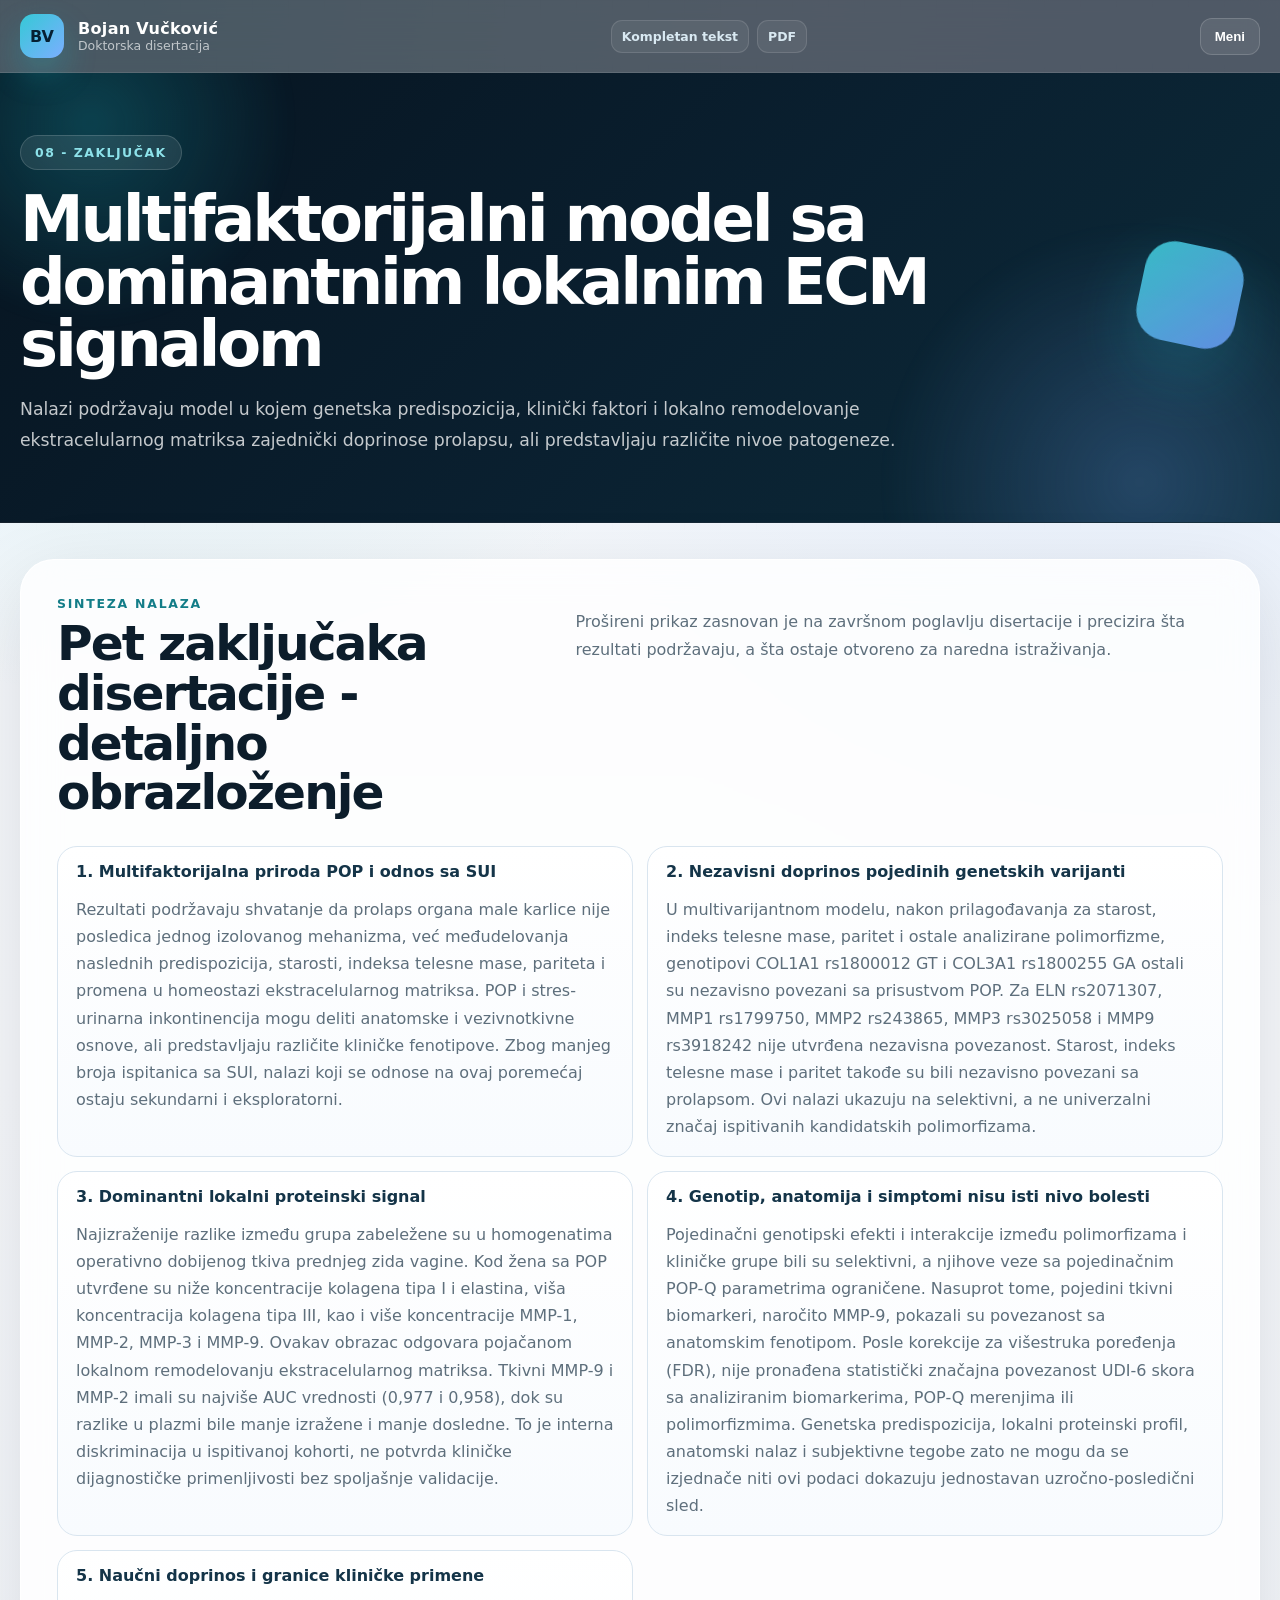
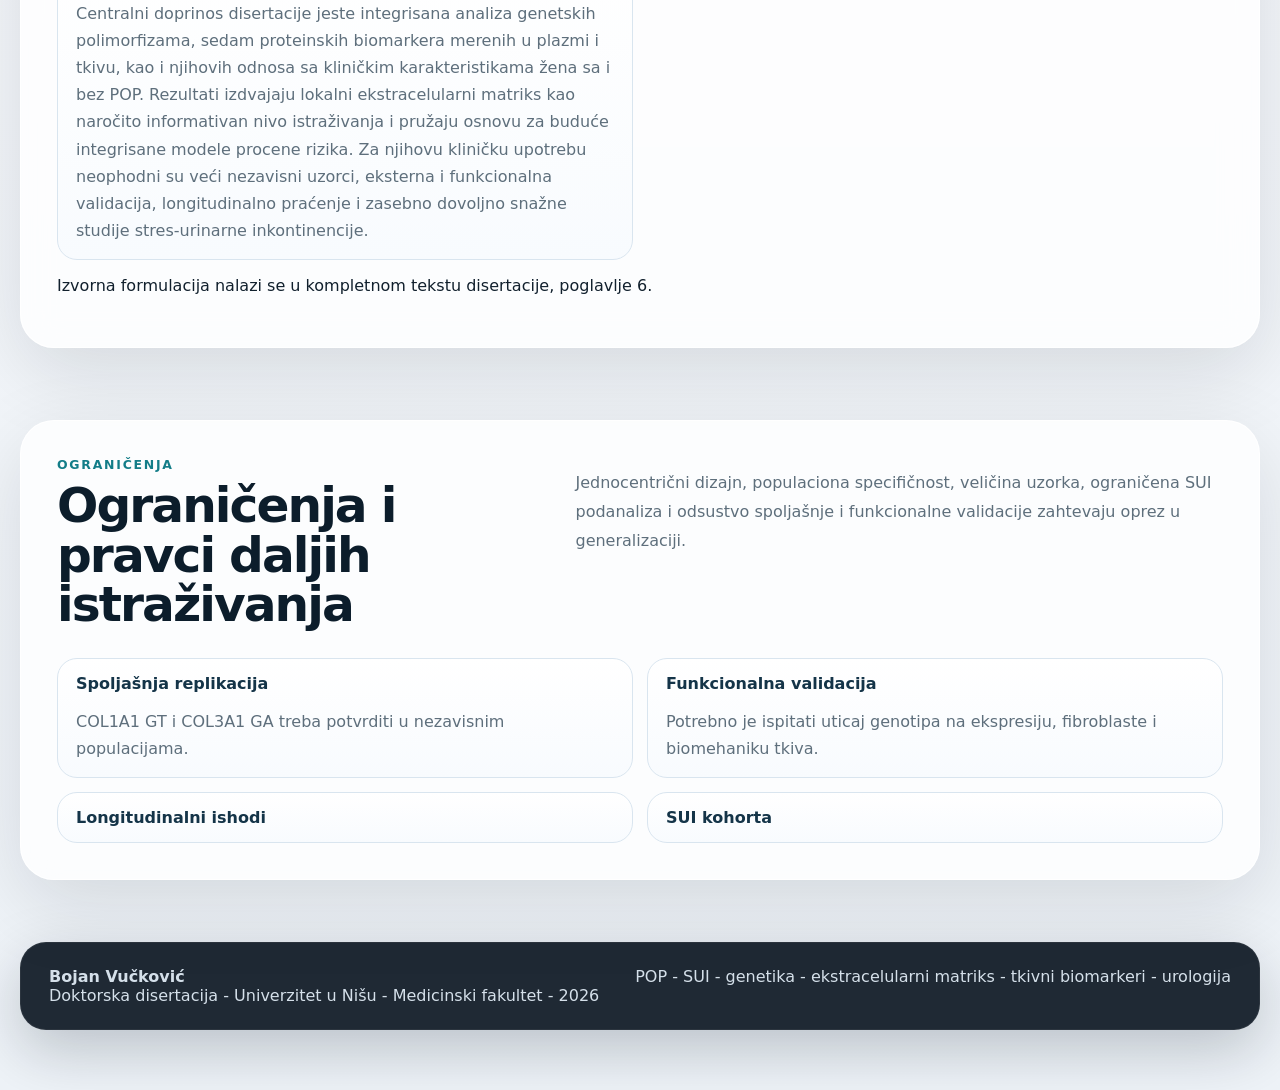
<file: zakljucak.html>
<!doctype html><html lang="sr-Latn"><head><meta charset="utf-8"><meta name="viewport" content="width=device-width,initial-scale=1"><title>Zaključak - Doktorska disertacija</title><meta name="description" content="Zaključci, ograničenja i budući pravci."><meta name="theme-color" content="#081c2b"><link rel="stylesheet" href="assets/style.css"><link rel="stylesheet" href="assets/mobile-overrides.css"></head><body><div class="progress" aria-hidden="true"></div><header class="site-head"><div class="container nav">
<a class="brand" href="index.html"><span class="brand-mark">BV</span><span class="brand-copy"><strong>Bojan Vučković</strong><small>Doktorska disertacija</small></span></a>
<nav class="navlinks" aria-label="Glavna navigacija"><a class="" href="index.html">Početna</a><a class="" href="istrazivanje.html">Istraživanje</a><a class="" href="teorija.html">Teorijski okvir</a><a class="" href="metode.html">Metode</a><a class="" href="genetika.html">Genetika</a><a class="" href="rezultati.html">Rezultati</a><a class="" href="doprinos.html">Doprinos</a><a class="" href="publikacije.html">Publikacije</a><a class="active" href="zakljucak.html">Zaključak</a><a class="" href="galerija.html">Galerija</a></nav>
<div class="nav-tools"><a class="tool-link" href="fulltext.html">Kompletan tekst</a><a class="tool-link" href="assets/disertacija.pdf">PDF</a></div>
<button class="menu-btn" aria-label="Otvori meni">Meni</button></div></header><main><section class="page-hero"><div class="container page-hero-inner"><div><span class="eyebrow">08 - Zaključak</span><h1>Multifaktorijalni model sa dominantnim lokalnim ECM signalom</h1><p>Nalazi podržavaju model u kojem genetska predispozicija, klinički faktori i lokalno remodelovanje ekstracelularnog matriksa zajednički doprinose prolapsu, ali predstavljaju različite nivoe patogeneze.</p></div><div class="page-hero-orb"></div></div></section><section class="section"><div class="container surface"><div class="section-head"><div><div class="kicker">Sinteza nalaza</div><h2>Pet zaključaka disertacije - detaljno obrazloženje</h2></div><p>Prošireni prikaz zasnovan je na završnom poglavlju disertacije i precizira šta rezultati podržavaju, a šta ostaje otvoreno za naredna istraživanja.</p></div><div class="details-grid"><details open><summary>1. Multifaktorijalna priroda POP i odnos sa SUI</summary><p>Rezultati podržavaju shvatanje da prolaps organa male karlice nije posledica jednog izolovanog mehanizma, već međudelovanja naslednih predispozicija, starosti, indeksa telesne mase, pariteta i promena u homeostazi ekstracelularnog matriksa. POP i stres-urinarna inkontinencija mogu deliti anatomske i vezivnotkivne osnove, ali predstavljaju različite kliničke fenotipove. Zbog manjeg broja ispitanica sa SUI, nalazi koji se odnose na ovaj poremećaj ostaju sekundarni i eksploratorni.</p></details><details open><summary>2. Nezavisni doprinos pojedinih genetskih varijanti</summary><p>U multivarijantnom modelu, nakon prilagođavanja za starost, indeks telesne mase, paritet i ostale analizirane polimorfizme, genotipovi COL1A1 rs1800012 GT i COL3A1 rs1800255 GA ostali su nezavisno povezani sa prisustvom POP. Za ELN rs2071307, MMP1 rs1799750, MMP2 rs243865, MMP3 rs3025058 i MMP9 rs3918242 nije utvrđena nezavisna povezanost. Starost, indeks telesne mase i paritet takođe su bili nezavisno povezani sa prolapsom. Ovi nalazi ukazuju na selektivni, a ne univerzalni značaj ispitivanih kandidatskih polimorfizama.</p></details><details open><summary>3. Dominantni lokalni proteinski signal</summary><p>Najizraženije razlike između grupa zabeležene su u homogenatima operativno dobijenog tkiva prednjeg zida vagine. Kod žena sa POP utvrđene su niže koncentracije kolagena tipa I i elastina, viša koncentracija kolagena tipa III, kao i više koncentracije MMP-1, MMP-2, MMP-3 i MMP-9. Ovakav obrazac odgovara pojačanom lokalnom remodelovanju ekstracelularnog matriksa. Tkivni MMP-9 i MMP-2 imali su najviše AUC vrednosti (0,977 i 0,958), dok su razlike u plazmi bile manje izražene i manje dosledne. To je interna diskriminacija u ispitivanoj kohorti, ne potvrda kliničke dijagnostičke primenljivosti bez spoljašnje validacije.</p></details><details open><summary>4. Genotip, anatomija i simptomi nisu isti nivo bolesti</summary><p>Pojedinačni genotipski efekti i interakcije između polimorfizama i kliničke grupe bili su selektivni, a njihove veze sa pojedinačnim POP-Q parametrima ograničene. Nasuprot tome, pojedini tkivni biomarkeri, naročito MMP-9, pokazali su povezanost sa anatomskim fenotipom. Posle korekcije za višestruka poređenja (FDR), nije pronađena statistički značajna povezanost UDI-6 skora sa analiziranim biomarkerima, POP-Q merenjima ili polimorfizmima. Genetska predispozicija, lokalni proteinski profil, anatomski nalaz i subjektivne tegobe zato ne mogu da se izjednače niti ovi podaci dokazuju jednostavan uzročno-posledični sled.</p></details><details open><summary>5. Naučni doprinos i granice kliničke primene</summary><p>Centralni doprinos disertacije jeste integrisana analiza genetskih polimorfizama, sedam proteinskih biomarkera merenih u plazmi i tkivu, kao i njihovih odnosa sa kliničkim karakteristikama žena sa i bez POP. Rezultati izdvajaju lokalni ekstracelularni matriks kao naročito informativan nivo istraživanja i pružaju osnovu za buduće integrisane modele procene rizika. Za njihovu kliničku upotrebu neophodni su veći nezavisni uzorci, eksterna i funkcionalna validacija, longitudinalno praćenje i zasebno dovoljno snažne studije stres-urinarne inkontinencije.</p></details></div><p>Izvorna formulacija nalazi se u <a href="fulltext.html">kompletnom tekstu disertacije, poglavlje 6</a>.</p></div></section><section class="section"><div class="container surface"><div class="section-head"><div><div class="kicker">Ograničenja</div><h2>Ograničenja i pravci daljih istraživanja</h2></div><p>Jednocentrični dizajn, populaciona specifičnost, veličina uzorka, ograničena SUI podanaliza i odsustvo spoljašnje i funkcionalne validacije zahtevaju oprez u generalizaciji.</p></div><div class="details-grid"><details open><summary>Spoljašnja replikacija</summary><p>COL1A1 GT i COL3A1 GA treba potvrditi u nezavisnim populacijama.</p></details><details open><summary>Funkcionalna validacija</summary><p>Potrebno je ispitati uticaj genotipa na ekspresiju, fibroblaste i biomehaniku tkiva.</p></details><details><summary>Longitudinalni ishodi</summary><p>Za eventualnu kliničku upotrebu tkivnih modela i ECM-V okvira potrebni su ishodi recidiva i trajnosti rekonstrukcije.</p></details><details><summary>SUI kohorta</summary><p>Genetska pitanja vezana za SUI zahtevaju posebno dizajniranu studiju sa adekvatnom statističkom snagom.</p></details></div></div></section></main><footer><div class="container footer-grid"><div><strong>Bojan Vučković</strong><br>Doktorska disertacija - Univerzitet u Nišu - Medicinski fakultet - 2026</div><div>POP - SUI - genetika - ekstracelularni matriks - tkivni biomarkeri - urologija</div></div></footer><div class="lightbox" id="lightbox" aria-hidden="true"><button class="lightbox-close" aria-label="Zatvori prikaz">×</button><img class="lightbox-image" alt="Uvećani prikaz ilustracije"><p class="lightbox-caption"></p></div><script>
const progress = document.querySelector('.progress');
const root = document.documentElement;
const updateProgress = () => {
  const total = root.scrollHeight - root.clientHeight;
  const pct = total > 0 ? (root.scrollTop / total) * 100 : 0;
  if (progress) progress.style.width = `${pct}%`;
};
addEventListener('scroll', updateProgress, {passive:true});
updateProgress();

const menu = document.querySelector('.menu-btn');
const links = document.querySelector('.navlinks');
menu?.addEventListener('click', () => links?.classList.toggle('open'));
links?.querySelectorAll('a').forEach(a => a.addEventListener('click', () => links.classList.remove('open')));

const search = document.querySelector('#siteSearch');
const info = document.querySelector('#searchInfo');
const searchBlocks = [...document.querySelectorAll('[data-search]')];
search?.addEventListener('input', () => {
  const q = search.value.trim().toLocaleLowerCase('sr');
  searchBlocks.forEach(el => el.classList.remove('search-hit'));
  if (!q) { if(info) info.textContent='Pretraga obuhvata glavne tematske celine ovog sajta.'; return; }
  const hits = searchBlocks.filter(el => el.innerText.toLocaleLowerCase('sr').includes(q));
  hits.forEach(el => el.classList.add('search-hit'));
  if(info) info.textContent = hits.length ? `Pronađeno tematskih blokova: ${hits.length}.` : 'Nema rezultata u sažetom prikazu. Otvorite kompletan tekst za detaljnu pretragu.';
  hits[0]?.scrollIntoView({behavior:'smooth',block:'center'});
});

const lightbox = document.getElementById('lightbox');
const lightboxImg = lightbox?.querySelector('.lightbox-image');
const lightboxCaption = lightbox?.querySelector('.lightbox-caption');
const closeBtn = lightbox?.querySelector('.lightbox-close');
const openLightbox = (src, alt, caption) => {
  if (!lightbox || !lightboxImg || !lightboxCaption) return;
  lightboxImg.src = src;
  lightboxImg.alt = alt || '';
  lightboxCaption.textContent = caption || alt || '';
  lightbox.classList.add('open');
  lightbox.setAttribute('aria-hidden','false');
  document.body.style.overflow='hidden';
};
const closeLightbox = () => {
  if (!lightbox) return;
  lightbox.classList.remove('open');
  lightbox.setAttribute('aria-hidden','true');
  document.body.style.overflow='';
};
document.querySelectorAll('.clickable-figure').forEach(figure => {
  const img = figure.querySelector('img');
  const cap = figure.querySelector('figcaption')?.innerText || '';
  figure.addEventListener('click', () => img && openLightbox(img.currentSrc || img.src, img.alt, cap));
});
closeBtn?.addEventListener('click', closeLightbox);
lightbox?.addEventListener('click', e => { if(e.target===lightbox) closeLightbox(); });
addEventListener('keydown', e => { if(e.key==='Escape') closeLightbox(); });

</script><script src="assets/mobile-nav.js"></script></body></html>
</file>
<file: assets/style.css>
:root{
  --bg:#08131f;
  --bg-soft:#0c1723;
  --panel:#ffffff;
  --panel-2:#f4f8fb;
  --text:#11202d;
  --text-soft:#5e6f7c;
  --line:#d9e5ef;
  --line-dark:rgba(255,255,255,.1);
  --teal:#17b3c1;
  --teal-dark:#0d7d88;
  --blue:#77a9ff;
  --accent:#8de2ea;
  --shadow:0 24px 80px rgba(5,16,28,.12);
  --shadow-soft:0 12px 40px rgba(9,25,41,.08);
  --radius:24px;
  --max:1280px;
}
*{box-sizing:border-box}
html{scroll-behavior:smooth}
body{
  margin:0;
  font-family:Inter,ui-sans-serif,system-ui,-apple-system,BlinkMacSystemFont,"Segoe UI",Arial,sans-serif;
  color:var(--text);
  background:
    radial-gradient(circle at 10% 0%, rgba(23,179,193,.16), transparent 24%),
    radial-gradient(circle at 90% 8%, rgba(119,169,255,.14), transparent 26%),
    linear-gradient(180deg,#f3f7fb 0%,#f6f8fb 40%,#eef3f8 100%);
  min-height:100vh;
}
body::before{
  content:"";
  position:fixed;
  inset:0;
  pointer-events:none;
  background-image:linear-gradient(rgba(9,24,38,.03) 1px, transparent 1px),linear-gradient(90deg, rgba(9,24,38,.03) 1px, transparent 1px);
  background-size:36px 36px;
  mask-image:linear-gradient(180deg, rgba(0,0,0,.45), transparent 68%);
}
a{color:inherit;text-decoration:none}
a:hover{text-decoration:none}
img{max-width:100%;display:block}
.container{width:min(calc(100% - 40px),var(--max));margin:0 auto}
.progress{position:fixed;left:0;top:0;height:3px;width:0;background:linear-gradient(90deg,var(--teal),#59d9e4);z-index:90;box-shadow:0 0 24px rgba(23,179,193,.55)}
.top-gap{margin-top:26px}

.site-head{
  position:sticky;
  top:0;
  z-index:60;
  backdrop-filter:blur(16px);
  background:rgba(8,19,31,.68);
  border-bottom:1px solid var(--line-dark);
}
.nav{display:flex;align-items:center;gap:22px;min-height:78px}
.brand{display:flex;align-items:center;gap:14px;color:#fff;min-width:0}
.brand-mark{
  width:44px;height:44px;border-radius:14px;display:grid;place-items:center;
  background:linear-gradient(135deg,#35c9d6,#7baeff);font-weight:900;color:#062033;
  box-shadow:0 16px 32px rgba(22,182,196,.28);
}
.brand-copy{display:flex;flex-direction:column;min-width:0}
.brand-copy strong{font-size:1rem;letter-spacing:.02em}
.brand-copy small{font-size:.78rem;color:rgba(255,255,255,.66)}
.navlinks{display:flex;gap:18px;flex-wrap:wrap}
.navlinks a{color:rgba(255,255,255,.82);font-weight:650;font-size:.93rem;padding:10px 0;position:relative}
.navlinks a::after{content:"";position:absolute;left:0;right:0;bottom:4px;height:2px;background:linear-gradient(90deg,var(--teal),transparent);transform:scaleX(0);transform-origin:left;transition:transform .25s ease}
.navlinks a:hover,.navlinks a.active{color:#fff}
.navlinks a:hover::after,.navlinks a.active::after{transform:scaleX(1)}
.menu-btn{
  display:none;margin-left:auto;border:1px solid rgba(255,255,255,.16);background:rgba(255,255,255,.08);
  color:#fff;border-radius:12px;padding:10px 14px;font-weight:700
}

.quick-rail{
  position:fixed;right:24px;top:50%;transform:translateY(-50%);z-index:40;
  display:flex;flex-direction:column;gap:10px
}
.quick-rail a{
  width:38px;height:38px;border-radius:999px;display:grid;place-items:center;
  background:rgba(8,19,31,.76);color:#d7eef0;border:1px solid rgba(255,255,255,.09);
  font-size:.76rem;font-weight:800;backdrop-filter:blur(14px);transition:transform .2s ease, background .2s ease, color .2s ease
}
.quick-rail a:hover,.quick-rail a.active{background:linear-gradient(135deg,var(--teal),#72cbff);color:#08202f;transform:translateX(-3px)}

.hero{position:relative;overflow:hidden;padding:56px 0 72px;background:linear-gradient(180deg,#091420 0%,#0b1824 58%,rgba(9,20,32,.93) 100%)}
.hero-blur{position:absolute;border-radius:50%;filter:blur(24px);opacity:.7;pointer-events:none}
.hero-blur-a{width:380px;height:380px;left:-60px;top:-80px;background:radial-gradient(circle, rgba(23,179,193,.34), transparent 60%)}
.hero-blur-b{width:420px;height:420px;right:-100px;top:30px;background:radial-gradient(circle, rgba(119,169,255,.28), transparent 60%)}
.hero-shell{display:grid;grid-template-columns:1.18fr .82fr;gap:28px;align-items:stretch;position:relative}
.hero-copy,.hero-panel{
  position:relative;border:1px solid rgba(255,255,255,.09);border-radius:30px;
  background:linear-gradient(180deg, rgba(255,255,255,.08), rgba(255,255,255,.04));
  box-shadow:0 30px 90px rgba(0,0,0,.24);backdrop-filter:blur(16px)
}
.hero-copy{padding:42px 42px 38px;color:#fff}
.eyebrow{display:inline-flex;align-items:center;gap:8px;padding:9px 14px;border-radius:999px;background:rgba(255,255,255,.09);border:1px solid rgba(255,255,255,.15);font-size:.78rem;font-weight:800;color:#8de2ea;letter-spacing:.12em;text-transform:uppercase}
.hero h1{
  margin:18px 0 16px;font-size:clamp(2.7rem,5vw,5.5rem);line-height:.96;letter-spacing:-.055em;
  max-width:940px;color:#fff
}
.lede{font-size:1.07rem;line-height:1.8;color:rgba(255,255,255,.78);max-width:850px}
.hero-meta{display:flex;gap:12px;flex-wrap:wrap;margin:24px 0 0}
.pill{padding:10px 13px;border-radius:999px;background:rgba(255,255,255,.08);border:1px solid rgba(255,255,255,.12);color:#d7e4ee;font-size:.84rem}
.actions{display:flex;gap:12px;flex-wrap:wrap;margin-top:30px}
.btn{
  display:inline-flex;align-items:center;justify-content:center;padding:13px 18px;border-radius:14px;font-weight:800;
  border:1px solid transparent;transition:transform .2s ease, box-shadow .2s ease, background .2s ease
}
.btn:hover{transform:translateY(-1px)}
.btn.primary{background:linear-gradient(135deg,var(--teal),#51d6e0);color:#072131;box-shadow:0 16px 34px rgba(23,179,193,.28)}
.btn.secondary{background:#fff;color:#0f4052;border-color:#d7e8ef}
.btn.ghost{background:rgba(255,255,255,.08);color:#fff;border-color:rgba(255,255,255,.14)}
.hero-panel{padding:28px;color:#fff}
.panel-head{margin-bottom:18px}
.panel-kicker{display:inline-block;color:#8de2ea;font-size:.74rem;font-weight:800;letter-spacing:.11em;text-transform:uppercase;margin-bottom:8px}
.hero-panel h2{margin:0;font-size:1.7rem;line-height:1.15}
.mini-model{display:grid;gap:12px}
.node{padding:14px 15px;border-radius:18px;background:rgba(255,255,255,.08);border:1px solid rgba(255,255,255,.08)}
.node strong{display:block;color:#fff;font-size:.96rem;margin-bottom:4px}
.node small{color:rgba(255,255,255,.72);line-height:1.55}
.arrow{height:18px;width:2px;background:rgba(255,255,255,.28);margin:0 auto;position:relative}
.arrow::after{content:"";position:absolute;left:-4px;bottom:-1px;border:5px solid transparent;border-top-color:rgba(255,255,255,.28)}
.insight-stack{display:grid;grid-template-columns:1fr;gap:12px;margin-top:18px}
.insight-item{display:flex;justify-content:space-between;gap:16px;align-items:center;padding:13px 15px;border-radius:18px;background:rgba(255,255,255,.06);border:1px solid rgba(255,255,255,.08)}
.insight-item span{color:rgba(255,255,255,.68);font-size:.82rem}
.insight-item strong{font-size:.95rem;color:#fff;text-align:right}

.metrics{margin-top:-36px;position:relative;z-index:3}
.metric-grid{display:grid;grid-template-columns:repeat(6,1fr);gap:14px}
.metric{
  padding:18px;border-radius:22px;background:rgba(255,255,255,.86);border:1px solid rgba(255,255,255,.75);
  box-shadow:var(--shadow-soft);backdrop-filter:blur(12px)
}
.metric b{display:block;font-size:1.7rem;line-height:1.05;color:#082230;margin-bottom:6px}
.metric span{display:block;color:var(--text-soft);font-size:.84rem;line-height:1.5}

.section{padding:36px 0}
.surface{
  background:rgba(255,255,255,.78);
  border:1px solid rgba(255,255,255,.9);
  border-radius:32px;
  box-shadow:var(--shadow);
  padding:34px;
  backdrop-filter:blur(18px)
}
.section-tint .surface{background:linear-gradient(180deg, rgba(248,251,255,.92), rgba(242,247,252,.92))}
.dark-surface{background:linear-gradient(135deg,#0b1826,#102637) !important;border-color:#143246 !important;color:#fff}
.section-head{display:grid;grid-template-columns:.43fr .57fr;gap:30px;align-items:start;margin-bottom:28px}
.kicker{color:#137d88;font-size:.78rem;font-weight:900;text-transform:uppercase;letter-spacing:.14em}
.kicker-light{color:#8de2ea}
.section h2{margin:.55rem 0 0;font-size:clamp(2rem,3.8vw,3.3rem);line-height:1.02;letter-spacing:-.04em;color:#0c1d2b}
.dark-surface h2{color:#fff}
.section-head p{margin:12px 0 0;color:var(--text-soft);line-height:1.8;font-size:1rem}
.dark-surface p{color:rgba(255,255,255,.74)}

.cards{display:grid;gap:16px}
.cards-3{grid-template-columns:repeat(3,1fr)}
.card{
  background:linear-gradient(180deg,#ffffff,#f8fbfe);
  border:1px solid var(--line);
  border-radius:24px;
  padding:22px;
  box-shadow:0 12px 30px rgba(12,28,43,.05);
  transition:transform .2s ease, box-shadow .2s ease
}
.card:hover,.paper:hover,.figure:hover,.table-card:hover{transform:translateY(-2px);box-shadow:0 18px 48px rgba(8,27,42,.1)}
.card h3{margin:0 0 8px;font-size:1.08rem;line-height:1.35;color:#0d2030}
.card p{margin:.35rem 0;color:var(--text-soft);line-height:1.7}
.tag{display:inline-flex;align-items:center;gap:8px;padding:7px 10px;border-radius:999px;background:#ecfbfd;color:#106e78;font-size:.73rem;font-weight:850;letter-spacing:.06em;text-transform:uppercase;margin-bottom:12px;border:1px solid #c8edf0}
.long-grid{display:grid;grid-template-columns:1fr 1fr;gap:18px}
.quote{padding:24px 24px 24px 26px;border-left:4px solid var(--teal);border-radius:0 22px 22px 0;background:linear-gradient(180deg,#ffffff,#f7fbfd);color:#284351;line-height:1.75;box-shadow:0 8px 28px rgba(8,25,39,.04)}
.timeline{display:grid;grid-template-columns:repeat(4,1fr);gap:14px}
.step{padding:18px;border-radius:22px;background:linear-gradient(180deg,#fdfefe,#f6fbfd);border:1px solid var(--line);position:relative;overflow:hidden}
.step::before{content:"";position:absolute;left:0;right:0;top:0;height:4px;background:linear-gradient(90deg,var(--teal),#7bc4ff)}
.step b{display:block;color:#0c3a48;margin-bottom:8px;font-size:.95rem}
.step span{display:block;color:var(--text-soft);line-height:1.6;font-size:.93rem}

.media-grid{display:grid;grid-template-columns:1fr 1fr;gap:22px;align-items:start}
.media-grid-wide{grid-template-columns:1.02fr .98fr}
.figure{
  background:linear-gradient(180deg,#fff,#f9fbfd);
  border:1px solid var(--line);border-radius:26px;padding:14px;box-shadow:var(--shadow-soft);cursor:zoom-in
}
.figure img{width:100%;border-radius:18px}
.figcap{padding:12px 8px 4px;color:var(--text-soft);font-size:.86rem;line-height:1.6}
.details-grid{display:grid;grid-template-columns:1fr 1fr;gap:14px}
details{background:linear-gradient(180deg,#fff,#f8fbfe);border:1px solid var(--line);border-radius:20px;padding:0 18px}
summary{cursor:pointer;list-style:none;padding:15px 0;font-weight:800;color:#143448}
summary::-webkit-details-marker{display:none}
details p{margin:0 0 15px;color:var(--text-soft);line-height:1.7}

.gene-grid{display:grid;grid-template-columns:repeat(7,1fr);gap:12px}
.gene{padding:16px 14px;min-height:126px;border-radius:22px;background:linear-gradient(180deg,#fff,#f7fbfd);border:1px solid var(--line)}
.gene strong{display:block;font-size:1.08rem;color:#0f2130}
.gene small{display:block;margin-top:6px;color:var(--text-soft);line-height:1.5}
.gene.hit{background:linear-gradient(180deg,#eefbfd,#f6fdff);border-color:#bcebf0;box-shadow:0 16px 32px rgba(22,176,194,.08)}
.hitlabel{margin-top:12px;font-size:.74rem;font-weight:900;color:#0e717d;letter-spacing:.04em;text-transform:uppercase}
.notice{padding:18px 20px;border-radius:22px;background:linear-gradient(180deg,#edf9fb,#f6fcfd);border:1px solid #c9e8ec;color:#284751;line-height:1.7}
.notice strong{color:#0d6f7a}

.results-grid{display:grid;grid-template-columns:.95fr 1.05fr;gap:18px}
.data-card,.emphasis-card{min-height:100%}
.aucs{display:grid;gap:12px;margin-top:6px}
.auc-row{display:grid;grid-template-columns:88px 1fr 62px;align-items:center;gap:12px}
.auc-row strong{font-size:.88rem;color:#103142}
.bar{height:12px;background:#e7eff5;border-radius:999px;overflow:hidden}
.fill{height:100%;border-radius:999px;background:linear-gradient(90deg,var(--teal-dark),#4dd4de 50%,#83c5ff)}
.auc-row span{text-align:right;font-variant-numeric:tabular-nums;color:#244556;font-weight:700}
.callout-grid{display:grid;grid-template-columns:1fr 1fr;gap:12px;margin-top:18px}
.callout{padding:14px 15px;border-radius:18px;background:#f0f8fb;border:1px solid #d5ebf2}
.callout span{display:block;color:#58717f;font-size:.8rem;margin-bottom:6px}
.callout strong{display:block;color:#0f2738;font-size:.92rem;line-height:1.45}

.table-grid{display:grid;grid-template-columns:1fr 1fr;gap:18px}
.table-card{background:linear-gradient(180deg,#ffffff,#f8fbfe);border:1px solid var(--line);border-radius:26px;padding:22px;box-shadow:var(--shadow-soft)}
.table-head h3{margin:0 0 16px;font-size:1.12rem}
.table-wrap{overflow:auto}
table{width:100%;border-collapse:separate;border-spacing:0;font-size:.92rem;min-width:560px}
thead th{position:sticky;top:0;background:#edf7fb;color:#0e3949;font-size:.8rem;text-transform:uppercase;letter-spacing:.05em}
th,td{text-align:left;padding:14px 14px;border-bottom:1px solid var(--line);vertical-align:top}
tbody tr:last-child td{border-bottom:0}
tbody tr:hover td{background:#fbfdff}

.stacked-cards{display:grid;gap:14px}
.accent-card{background:linear-gradient(135deg,#0d2839,#11445b);border-color:#103f55;color:#fff}
.accent-card .tag{background:rgba(255,255,255,.08);border-color:rgba(255,255,255,.1);color:#8de2ea}
.accent-card h3,.accent-card p{color:#fff}
.accent-card p{color:rgba(255,255,255,.8)}

.contribution{display:grid;grid-template-columns:.86fr 1.14fr;gap:18px}
.five{counter-reset:step;display:grid;gap:12px}
.five .item{counter-increment:step;position:relative;padding:20px 18px 18px 58px;border-radius:22px;background:linear-gradient(180deg,#fff,#f8fbfe);border:1px solid var(--line)}
.five .item::before{content:counter(step);position:absolute;left:18px;top:18px;width:28px;height:28px;border-radius:50%;display:grid;place-items:center;background:linear-gradient(135deg,var(--teal),#7bc3ff);font-size:.82rem;font-weight:900;color:#062233}
.five .item b{display:block;color:#102435;margin-bottom:6px}
.five .item p{margin:0;color:var(--text-soft);line-height:1.65}

.paper-grid{display:grid;grid-template-columns:1fr 1fr;gap:18px}
.paper{display:grid;grid-template-columns:170px 1fr;gap:18px;padding:18px;border-radius:26px;background:linear-gradient(180deg,#fff,#f7fbfd);border:1px solid var(--line);box-shadow:var(--shadow-soft)}
.paper img{width:100%;aspect-ratio:.72;object-fit:cover;object-position:top;border-radius:18px;border:1px solid var(--line)}
.paper h3{margin:0 0 10px;font-size:1.12rem;line-height:1.35;color:#102739}
.citation{color:#4e6370;font-size:.87rem;line-height:1.55;margin-bottom:12px}
.paper p{margin:.25rem 0;color:var(--text-soft);line-height:1.7}
.paper-actions{display:flex;gap:10px;flex-wrap:wrap;margin-top:14px}
.mini-btn{display:inline-flex;align-items:center;justify-content:center;padding:10px 12px;border-radius:12px;background:#fff;color:#0f5a70;border:1px solid #cfe2eb;font-size:.82rem;font-weight:800}

.search-wrap{display:grid;grid-template-columns:.8fr 1.2fr;gap:26px;align-items:center}
.search-wrap h2{color:#fff}
.search-wrap input{width:100%;padding:16px 16px;border-radius:16px;border:1px solid rgba(255,255,255,.08);background:rgba(255,255,255,.96);font:inherit;box-shadow:inset 0 1px 0 rgba(255,255,255,.65)}
.search-results{margin-top:12px;color:#d2e3ec;font-size:.9rem}
.search-hit{outline:2px solid rgba(23,179,193,.46);box-shadow:0 0 0 8px rgba(23,179,193,.11);scroll-margin-top:100px}

.full-access{display:grid;grid-template-columns:1fr 1fr;gap:18px}
.access-card{padding:24px;border-radius:24px;background:linear-gradient(180deg,#fff,#f8fbfe);border:1px solid var(--line)}
.access-card h3{margin:0 0 8px}
.access-card p{margin:.2rem 0 1rem;color:var(--text-soft);line-height:1.7}

footer{padding:26px 0 60px}
.footer-grid{
  display:flex;justify-content:space-between;gap:18px;flex-wrap:wrap;
  padding:24px 28px;border-radius:24px;background:rgba(8,19,31,.9);color:#d5e0ea;
  border:1px solid rgba(255,255,255,.06);box-shadow:0 20px 60px rgba(6,18,30,.22)
}

.lightbox{
  position:fixed;inset:0;display:grid;place-items:center;padding:24px;background:rgba(4,12,20,.88);
  opacity:0;visibility:hidden;transition:opacity .2s ease, visibility .2s ease;z-index:100
}
.lightbox.open{opacity:1;visibility:visible}
.lightbox-image{max-width:min(1100px,92vw);max-height:78vh;border-radius:18px;box-shadow:0 24px 70px rgba(0,0,0,.4)}
.lightbox-caption{max-width:min(1100px,92vw);color:#dbe7ef;text-align:center;line-height:1.7;margin-top:16px}
.lightbox-close{position:absolute;top:16px;right:18px;width:46px;height:46px;border-radius:50%;border:1px solid rgba(255,255,255,.16);background:rgba(255,255,255,.09);color:#fff;font-size:1.8rem;cursor:pointer}

@media (max-width:1180px){
  .hero-shell,.section-head,.results-grid,.paper-grid,.contribution,.media-grid,.media-grid-wide,.table-grid,.search-wrap{grid-template-columns:1fr}
  .metric-grid{grid-template-columns:repeat(3,1fr)}
  .cards-3{grid-template-columns:1fr 1fr}
  .timeline{grid-template-columns:1fr 1fr}
  .gene-grid{grid-template-columns:repeat(4,1fr)}
  .quick-rail{display:none}
}
@media (max-width:960px){
  .navlinks{display:none}
  .menu-btn{display:block}
  .navlinks.open{
    display:flex;position:absolute;left:20px;right:20px;top:72px;flex-direction:column;gap:10px;
    padding:18px;border-radius:22px;background:rgba(7,18,29,.95);border:1px solid rgba(255,255,255,.08);box-shadow:0 24px 80px rgba(0,0,0,.28)
  }
  .details-grid,.long-grid,.full-access{grid-template-columns:1fr}
}
@media (max-width:720px){
  .container{width:min(calc(100% - 24px),var(--max))}
  .hero{padding-top:28px}
  .hero-copy,.hero-panel,.surface{padding:22px}
  .hero h1{font-size:clamp(2.45rem,11vw,4rem)}
  .metric-grid{grid-template-columns:1fr 1fr}
  .cards-3,.timeline,.gene-grid,.callout-grid{grid-template-columns:1fr}
  .paper{grid-template-columns:112px 1fr}
  .results-grid,.paper-grid,.table-grid,.media-grid,.media-grid-wide,.contribution,.full-access{grid-template-columns:1fr}
  .auc-row{grid-template-columns:78px 1fr 54px}
  .section{padding:26px 0}
  .section-head{gap:16px}
}

/* Multi-page portal additions */
.nav{min-height:72px;gap:16px}
.navlinks{gap:13px;flex:1;justify-content:center}
.navlinks a{font-size:.84rem;white-space:nowrap}
.nav-tools{display:flex;gap:8px;margin-left:auto}
.tool-link{display:inline-flex;align-items:center;justify-content:center;padding:8px 10px;border-radius:11px;border:1px solid rgba(255,255,255,.12);background:rgba(255,255,255,.06);color:#d9e9f2;font-size:.78rem;font-weight:800;white-space:nowrap}
.tool-link:hover{background:rgba(255,255,255,.12);color:#fff}

.page-hero{position:relative;overflow:hidden;background:linear-gradient(135deg,#071420 0%,#0a2030 55%,#0c2b39 100%);padding:62px 0 66px;color:#fff;border-bottom:1px solid rgba(255,255,255,.06)}
.page-hero::before{content:"";position:absolute;left:-120px;top:-160px;width:420px;height:420px;border-radius:50%;background:radial-gradient(circle,rgba(23,179,193,.28),transparent 68%);filter:blur(8px)}
.page-hero::after{content:"";position:absolute;right:-120px;bottom:-220px;width:520px;height:520px;border-radius:50%;background:radial-gradient(circle,rgba(119,169,255,.23),transparent 70%);filter:blur(8px)}
.page-hero-inner{position:relative;z-index:1;display:grid;grid-template-columns:minmax(0,1fr) 120px;align-items:center;gap:24px}
.page-hero h1{font-size:clamp(2.5rem,5vw,5rem);line-height:.98;letter-spacing:-.05em;margin:18px 0 18px;max-width:1000px}
.page-hero p{max-width:900px;color:rgba(255,255,255,.76);font-size:1.08rem;line-height:1.78;margin:0}
.page-hero-orb{width:100px;height:100px;border-radius:30px;background:linear-gradient(135deg,rgba(64,216,226,.92),rgba(111,160,255,.92));box-shadow:0 28px 70px rgba(35,188,202,.25);transform:rotate(12deg);opacity:.9}
.page-hero .actions{margin-top:26px}

.portal-grid{display:grid;grid-template-columns:repeat(3,1fr);gap:16px}
.portal-card{display:flex;flex-direction:column;min-height:190px;padding:22px;border-radius:24px;background:linear-gradient(180deg,#fff,#f8fbfe);border:1px solid var(--line);box-shadow:var(--shadow-soft);transition:transform .2s ease,box-shadow .2s ease,border-color .2s ease}
.portal-card:hover{transform:translateY(-3px);box-shadow:0 20px 48px rgba(7,26,41,.1);border-color:#b8e3e9}
.portal-card span{font-size:1.12rem;font-weight:900;color:#0f2838}
.portal-card p{color:var(--text-soft);line-height:1.65;margin:.7rem 0 1.2rem}
.portal-card b{margin-top:auto;color:#0c7b88;font-size:.86rem}
.feature-visuals{display:grid;grid-template-columns:repeat(3,1fr);gap:18px;align-items:start}

.gallery-grid{display:grid;grid-template-columns:repeat(2,minmax(0,1fr));gap:18px;align-items:start}
.compact-gallery{grid-template-columns:repeat(2,minmax(0,1fr))}
.figure-card{margin:0;display:flex;flex-direction:column;min-width:0;background:linear-gradient(180deg,#fff,#f8fbfe);border:1px solid var(--line);border-radius:24px;overflow:hidden;box-shadow:var(--shadow-soft);cursor:zoom-in;transition:transform .2s ease,box-shadow .2s ease}
.figure-card:hover{transform:translateY(-2px);box-shadow:0 18px 48px rgba(8,27,42,.1)}
.figure-img-wrap{background:#fff;display:grid;place-items:center;padding:18px;min-height:260px;overflow:hidden;border-bottom:1px solid var(--line)}
.figure-card img{width:100%;height:auto;max-height:540px;object-fit:contain;object-position:center}
.figure-card figcaption{display:flex;flex-direction:column;gap:7px;padding:16px 18px 18px}
.figure-card figcaption strong{color:#0f2838;font-size:.96rem}
.figure-card figcaption span{color:var(--text-soft);font-size:.86rem;line-height:1.55}
.wide-figure .figure-img-wrap{min-height:420px}
.wide-figure img{max-height:820px}
.results-gallery .figure-img-wrap{min-height:300px}
.roc-grid{display:grid;grid-template-columns:1fr;gap:20px}
.roc-grid .figure-card .figure-img-wrap{min-height:520px}
.roc-grid .figure-card img{max-height:none;width:100%}

.publication-detail{display:grid;grid-template-columns:230px 1fr;gap:28px;align-items:start}
.publication-detail>img{width:100%;border-radius:18px;border:1px solid var(--line);box-shadow:var(--shadow-soft)}
.publication-detail h2{font-size:clamp(1.8rem,3.2vw,3rem);line-height:1.08;margin:.2rem 0 1rem}
.publication-detail p{color:var(--text-soft);line-height:1.75}
.publication-detail .citation{color:#465d6b}

.status{display:inline-flex;align-items:center;justify-content:center;padding:5px 9px;border-radius:999px;font-size:.78rem;font-weight:850}
.status.positive{background:#e8f8f1;color:#176b4c;border:1px solid #c9eadb}
.status.neutral{background:#f1f4f7;color:#5b6975;border:1px solid #dde4ea}
.status.up{background:#e7f7f0;color:#177050;border:1px solid #c7eadb}
.status.down{background:#f5f2ff;color:#5d4ca0;border:1px solid #e0daf8}

.timeline{grid-template-columns:repeat(auto-fit,minmax(185px,1fr))}

@media(max-width:1320px){
  .navlinks{display:none}
  .menu-btn{display:block}
  .navlinks.open{display:flex;position:absolute;left:20px;right:20px;top:70px;flex-direction:column;gap:6px;padding:16px;border-radius:20px;background:rgba(7,18,29,.97);border:1px solid rgba(255,255,255,.08);box-shadow:0 24px 80px rgba(0,0,0,.28);max-height:75vh;overflow:auto}
  .navlinks.open a{font-size:.92rem;padding:8px 4px}
}
@media(max-width:1020px){
  .portal-grid,.feature-visuals{grid-template-columns:1fr 1fr}
  .page-hero-inner{grid-template-columns:1fr}
  .page-hero-orb{display:none}
}
@media(max-width:760px){
  .nav-tools{display:none}
  .page-hero{padding:42px 0 46px}
  .portal-grid,.feature-visuals,.gallery-grid,.compact-gallery,.publication-detail{grid-template-columns:1fr}
  .figure-img-wrap{min-height:220px;padding:12px}
  .wide-figure .figure-img-wrap,.roc-grid .figure-card .figure-img-wrap{min-height:260px}
  .publication-detail>img{max-width:220px}
  table{min-width:680px}
  .table-wrap{border-radius:14px;border:1px solid var(--line)}
  th,td{padding:12px 12px}
}

/* Final QA refinements: tables, figures, reader consistency */
.table-card{overflow:hidden}
.table-wrap{
  width:100%;
  overflow:auto;
  border:1px solid var(--line);
  border-radius:18px;
  background:#fff;
  -webkit-overflow-scrolling:touch;
}
table{
  width:100%;
  border-collapse:separate;
  border-spacing:0;
  font-size:.91rem;
  min-width:640px;
  background:#fff;
}
thead th{
  position:sticky;
  top:0;
  z-index:2;
  background:linear-gradient(180deg,#103247,#0d293b);
  color:#f4fbff;
  font-size:.75rem;
  line-height:1.35;
  text-transform:uppercase;
  letter-spacing:.065em;
  border-bottom:0;
}
th,td{
  text-align:left;
  padding:13px 14px;
  border-bottom:1px solid #e3ebf1;
  vertical-align:top;
  line-height:1.5;
}
tbody tr:nth-child(even) td{background:#f7fafc}
tbody tr:hover td{background:#eef8fb}
tbody tr:last-child td{border-bottom:0}
tbody td:first-child{font-weight:760;color:#17384a}
.table-card .table-head{padding-bottom:2px}
.table-card .table-head h3{margin:.1rem 0 14px}

.figure-card .figure-img-wrap{background:linear-gradient(180deg,#fff,#fbfdff)}
.figure-card img{
  width:auto;
  max-width:100%;
  height:auto;
  max-height:540px;
  object-fit:contain;
  object-position:center;
  margin:auto;
}
.results-gallery .figure-card img,
.roc-grid .figure-card img,
.wide-figure img{width:100%;max-width:1100px}
.roc-grid .figure-card img{max-width:1000px}
.figure-card figcaption{min-height:94px}
.figure-card figcaption strong{font-size:1rem}

/* Prevent long scientific labels from breaking layouts */
th,td,.card,.portal-card,.publication-detail,.figure-card figcaption{overflow-wrap:anywhere}

/* Full text reader reuses the same portal language */
.reader-toolbar{
  position:sticky;
  top:72px;
  z-index:25;
  display:flex;
  gap:10px;
  align-items:center;
  flex-wrap:wrap;
  padding:12px 18px;
  background:rgba(242,247,251,.94);
  border-bottom:1px solid var(--line);
  backdrop-filter:blur(14px);
}
.reader-toolbar a{
  color:#0e6170;
  text-decoration:none;
  font-weight:800;
  padding:8px 11px;
  border-radius:11px;
  background:#fff;
  border:1px solid var(--line)
}
.reader-toolbar input{
  margin-left:auto;
  max-width:420px;
  width:42vw;
  padding:10px 13px;
  border:1px solid #c9d7e1;
  border-radius:12px;
  background:#fff;
  font:inherit
}
.reader-wrap{max-width:1180px;margin:28px auto;padding:0 18px 80px}
.reader-wrap>h1{font-size:clamp(2rem,4vw,3.4rem);line-height:1.03;margin:8px 0 10px;letter-spacing:-.04em}
.reader-lead{color:var(--text-soft);font-size:1.02rem;max-width:980px;line-height:1.75}
.reader-toc{display:grid;grid-template-columns:repeat(auto-fit,minmax(220px,1fr));gap:10px;margin:22px 0 32px}
.reader-toc a{background:#fff;border:1px solid var(--line);padding:12px 14px;border-radius:14px;color:#1e3847;text-decoration:none;font-size:.92rem;font-weight:700;box-shadow:0 8px 26px rgba(9,24,37,.05)}
.reader-toc a:hover{border-color:#bde7ec;background:#f3feff}
.reader-chapter{scroll-margin-top:150px}
.reader-chapter>h2{font-size:1.55rem;line-height:1.15;margin-top:54px;margin-bottom:18px;color:#0d2435}
.reader-page{background:#fff;border:1px solid var(--line);border-radius:20px;padding:20px;margin:16px 0;box-shadow:0 20px 60px rgba(9,24,37,.06)}
.reader-page-no{font-size:.77rem;font-weight:900;color:var(--teal-dark);text-transform:uppercase;letter-spacing:.12em;margin-bottom:10px}
.reader-page pre{white-space:pre-wrap;word-break:normal;font:500 .97rem/1.72 Georgia,"Times New Roman",serif;margin:0;color:#203241}

@media(max-width:760px){
  .table-wrap{position:relative}
  table{min-width:720px}
  thead th:first-child,tbody td:first-child{
    position:sticky;
    left:0;
    z-index:1;
    box-shadow:1px 0 0 #dbe6ee;
  }
  thead th:first-child{z-index:3;background:#103247}
  tbody tr:nth-child(odd) td:first-child{background:#fff}
  tbody tr:nth-child(even) td:first-child{background:#f7fafc}
  .figure-card figcaption{min-height:0}
  .reader-toolbar{top:72px;padding:10px 12px}
  .reader-toolbar input{width:100%;max-width:none;margin-left:0}
  .reader-page{padding:16px}
  .reader-page pre{font-size:.92rem}
}

/* Navigation safeguard for standard laptop widths */
.nav{position:relative}
.navlinks{flex-wrap:nowrap}
@media(max-width:1440px){
  .navlinks{display:none}
  .menu-btn{display:block}
  .navlinks.open{
    display:flex;
    position:absolute;
    left:20px;
    right:20px;
    top:70px;
    flex-direction:column;
    gap:6px;
    padding:16px;
    border-radius:20px;
    background:rgba(7,18,29,.97);
    border:1px solid rgba(255,255,255,.08);
    box-shadow:0 24px 80px rgba(0,0,0,.28);
    max-height:75vh;
    overflow:auto
  }
  .navlinks.open a{font-size:.92rem;padding:8px 4px}
}

/* Home page dissertation banner redesign */
.dissertation-banner{
  position:relative;
  padding:34px 0 24px;
  background:linear-gradient(180deg,#0a1622 0%,#0c1f2f 54%,#102a35 100%);
  overflow:hidden;
  border-bottom:1px solid rgba(255,255,255,.08);
}
.dissertation-banner::before{
  content:"";
  position:absolute;
  inset:0;
  background:
    radial-gradient(circle at 14% 18%, rgba(24,191,204,.24), transparent 24%),
    radial-gradient(circle at 88% 18%, rgba(122,167,255,.20), transparent 24%),
    linear-gradient(120deg, rgba(255,255,255,.045), transparent 36%);
  pointer-events:none;
}
.dissertation-banner::after{
  content:"";
  position:absolute;
  right:-120px;
  top:-120px;
  width:420px;
  height:420px;
  border-radius:50%;
  background:radial-gradient(circle, rgba(141,226,234,.18), transparent 68%);
  filter:blur(6px);
  pointer-events:none;
}
.banner-panel{
  position:relative;
  z-index:1;
  display:grid;
  grid-template-columns:minmax(0,1.15fr) minmax(320px,.85fr);
  gap:28px;
  align-items:stretch;
  padding:28px;
  border-radius:34px;
  border:1px solid rgba(255,255,255,.1);
  background:
    linear-gradient(180deg, rgba(255,255,255,.08), rgba(255,255,255,.04)),
    radial-gradient(circle at 100% 0%, rgba(255,255,255,.08), transparent 32%);
  backdrop-filter:blur(18px);
  box-shadow:0 34px 100px rgba(0,0,0,.28);
}
.banner-copy{padding:10px 6px 8px;color:#fff}
.banner-kicker{
  display:inline-flex;
  align-items:center;
  gap:8px;
  padding:9px 14px;
  border-radius:999px;
  background:rgba(255,255,255,.09);
  border:1px solid rgba(255,255,255,.14);
  color:#9ce8ee;
  font-size:.78rem;
  font-weight:900;
  letter-spacing:.13em;
  text-transform:uppercase;
}
.banner-copy h1{
  margin:20px 0 18px;
  font-size:clamp(2.5rem,4.8vw,4.7rem);
  line-height:.96;
  letter-spacing:-.055em;
  color:#fff;
  max-width:920px;
}
.banner-meta{
  display:grid;
  grid-template-columns:repeat(2,minmax(0,1fr));
  gap:10px;
  margin:0 0 18px;
}
.banner-meta span{
  display:block;
  padding:12px 14px;
  border-radius:16px;
  border:1px solid rgba(255,255,255,.11);
  background:rgba(255,255,255,.06);
  color:#d7e8f1;
  font-size:.92rem;
  line-height:1.5;
}
.banner-meta strong{color:#fff}
.banner-lead{
  max-width:900px;
  color:rgba(255,255,255,.8);
  font-size:1.04rem;
  line-height:1.82;
  margin:0;
}
.banner-highlights{
  display:grid;
  grid-template-columns:repeat(4,minmax(0,1fr));
  gap:12px;
  margin-top:22px;
}
.banner-badge{
  display:flex;
  flex-direction:column;
  justify-content:center;
  align-items:flex-start;
  min-height:92px;
  padding:16px 16px 14px;
  border-radius:20px;
  border:1px solid rgba(255,255,255,.11);
  background:linear-gradient(180deg, rgba(255,255,255,.09), rgba(255,255,255,.05));
  box-shadow:inset 0 1px 0 rgba(255,255,255,.05);
}
.banner-badge b{
  font-size:1.95rem;
  line-height:1;
  color:#fff;
  margin-bottom:6px;
}
.banner-badge span{
  color:#d7e8f1;
  font-size:.86rem;
  line-height:1.45;
}
.banner-actions{margin-top:24px}
.banner-visual{
  position:relative;
  min-height:540px;
  border-radius:30px;
  overflow:hidden;
  border:1px solid rgba(255,255,255,.08);
  background:
    linear-gradient(180deg, rgba(255,255,255,.07), rgba(255,255,255,.03)),
    linear-gradient(135deg, #0f2535 0%, #123146 100%);
  display:flex;
  flex-direction:column;
  justify-content:center;
  align-items:center;
  padding:28px;
}
.banner-visual-bg{
  position:absolute;
  inset:0;
  background:
    linear-gradient(180deg, rgba(7,18,29,.15), rgba(7,18,29,.34)),
    radial-gradient(circle at 58% 44%, rgba(255,255,255,.18), transparent 32%),
    radial-gradient(circle at 50% 50%, rgba(23,179,193,.22), transparent 60%);
}
.banner-ring{
  position:absolute;
  border-radius:50%;
  border:1px solid rgba(255,255,255,.12);
  pointer-events:none;
}
.banner-ring-a{width:360px;height:360px;right:28px;top:44px}
.banner-ring-b{width:450px;height:450px;right:-20px;bottom:-60px;border-color:rgba(141,226,234,.16)}
.banner-figure-frame{
  position:relative;
  z-index:1;
  width:min(100%, 520px);
  padding:20px;
  border-radius:28px;
  background:linear-gradient(180deg, rgba(255,255,255,.96), rgba(245,250,252,.93));
  box-shadow:0 22px 56px rgba(0,0,0,.18);
}
.banner-figure-frame img{
  width:100%;
  height:auto;
  max-height:430px;
  object-fit:contain;
  filter:drop-shadow(0 18px 24px rgba(18,49,70,.16));
}
.banner-caption{
  position:relative;
  z-index:1;
  margin-top:18px;
  text-align:center;
  color:rgba(255,255,255,.76);
  font-size:.86rem;
  line-height:1.6;
  max-width:440px;
}
.metrics{margin-top:-16px}
.metrics .metric{
  background:linear-gradient(180deg, rgba(255,255,255,.95), rgba(247,251,254,.92));
  border:1px solid rgba(255,255,255,.88)
}

@media(max-width:1180px){
  .banner-panel{grid-template-columns:1fr}
  .banner-visual{min-height:420px}
}
@media(max-width:880px){
  .banner-meta,.banner-highlights{grid-template-columns:1fr 1fr}
  .banner-copy h1{font-size:clamp(2.2rem,9vw,4rem)}
}
@media(max-width:680px){
  .dissertation-banner{padding:22px 0 18px}
  .banner-panel{padding:18px;border-radius:26px}
  .banner-meta,.banner-highlights{grid-template-columns:1fr}
  .banner-visual{min-height:340px;padding:18px}
  .banner-ring-a{width:250px;height:250px;right:10px;top:36px}
  .banner-ring-b{width:320px;height:320px;right:-40px;bottom:-40px}
  .banner-figure-frame{padding:12px;border-radius:22px}
  .banner-caption{margin-top:12px;font-size:.8rem}
}

/* Medical-tech homepage treatment */
.dissertation-banner{
  background:
    radial-gradient(circle at 74% 35%, rgba(33,214,221,.11), transparent 26%),
    radial-gradient(circle at 92% 4%, rgba(81,137,255,.13), transparent 25%),
    linear-gradient(135deg,#06111c 0%,#081c2b 46%,#0a2734 100%);
}
.dissertation-banner::before{
  background:
    linear-gradient(rgba(101,218,225,.045) 1px, transparent 1px),
    linear-gradient(90deg, rgba(101,218,225,.045) 1px, transparent 1px),
    radial-gradient(circle at 16% 24%, rgba(19,191,203,.18), transparent 30%);
  background-size:44px 44px,44px 44px,auto;
  mask-image:linear-gradient(90deg,rgba(0,0,0,.85),rgba(0,0,0,.25));
}
.banner-panel{
  border-color:rgba(127,230,236,.12);
  background:linear-gradient(135deg,rgba(255,255,255,.075),rgba(255,255,255,.025));
  box-shadow:0 34px 100px rgba(0,0,0,.34), inset 0 1px 0 rgba(255,255,255,.04);
}
.banner-copy h1{
  font-size:clamp(2.55rem,4.65vw,4.85rem);
  max-width:980px;
  text-wrap:balance;
}
.banner-meta span{
  background:linear-gradient(180deg,rgba(255,255,255,.065),rgba(255,255,255,.035));
  border-color:rgba(137,226,234,.11);
}
.research-tags{display:flex;flex-wrap:wrap;gap:9px;margin-top:18px}
.research-tags span{
  padding:7px 10px;border-radius:999px;
  border:1px solid rgba(89,222,231,.18);
  background:rgba(17,183,195,.07);
  color:#a8edf1;font-size:.76rem;font-weight:850;letter-spacing:.06em;text-transform:uppercase;
}
.banner-badge{
  border-color:rgba(99,222,231,.13);
  background:linear-gradient(180deg,rgba(18,178,192,.11),rgba(255,255,255,.035));
}
.banner-badge b{color:#d9fbfd;text-shadow:0 0 24px rgba(86,228,235,.2)}
.banner-visual{
  min-height:560px;
  background:linear-gradient(160deg,rgba(8,24,36,.98),rgba(10,42,54,.96));
  border-color:rgba(127,230,236,.12);
  isolation:isolate;
}
.banner-tech-grid{
  position:absolute;inset:0;z-index:0;
  background-image:
    linear-gradient(rgba(103,224,231,.055) 1px,transparent 1px),
    linear-gradient(90deg,rgba(103,224,231,.055) 1px,transparent 1px);
  background-size:32px 32px;
  mask-image:radial-gradient(circle at 50% 48%,#000 20%,rgba(0,0,0,.7) 56%,transparent 88%);
}
.banner-tech-grid::before,
.banner-tech-grid::after{
  content:"";position:absolute;border-radius:50%;border:1px solid rgba(100,225,233,.12)
}
.banner-tech-grid::before{width:420px;height:420px;left:50%;top:50%;transform:translate(-50%,-50%)}
.banner-tech-grid::after{width:310px;height:310px;left:50%;top:50%;transform:translate(-50%,-50%)}
.banner-scan-line{position:absolute;z-index:0;background:linear-gradient(90deg,transparent,rgba(118,232,238,.3),transparent);height:1px;left:8%;right:8%}
.scan-a{top:31%}.scan-b{top:69%}
.banner-ring-a{width:390px;height:390px;right:50%;top:50%;transform:translate(50%,-50%);border-color:rgba(109,229,236,.11)}
.banner-ring-b{width:500px;height:500px;right:50%;bottom:auto;top:50%;transform:translate(50%,-50%);border-color:rgba(102,163,255,.10)}
.banner-figure-frame{
  width:min(78%,470px);padding:18px;border-radius:30px;z-index:2;
  background:linear-gradient(180deg,rgba(248,253,254,.98),rgba(232,244,247,.97));
  border:1px solid rgba(166,242,246,.4);
  box-shadow:0 28px 80px rgba(0,0,0,.25),0 0 0 9px rgba(77,214,223,.035),0 0 60px rgba(57,199,211,.12);
}
.banner-figure-frame::before{
  content:"PELVIC FLOOR / ANATOMICAL REFERENCE";
  position:absolute;left:18px;top:14px;z-index:3;
  font-size:.58rem;letter-spacing:.13em;font-weight:900;color:#0e7280;
  background:rgba(243,252,253,.92);padding:5px 7px;border-radius:8px;
}
.banner-figure-frame img{max-height:395px;padding-top:18px}
.scan-corners{position:absolute;inset:8px;z-index:4;pointer-events:none}
.scan-corners i{position:absolute;width:22px;height:22px;border-color:#3fd6df;border-style:solid;opacity:.62}
.scan-corners i:nth-child(1){left:0;top:0;border-width:2px 0 0 2px}
.scan-corners i:nth-child(2){right:0;top:0;border-width:2px 2px 0 0}
.scan-corners i:nth-child(3){left:0;bottom:0;border-width:0 0 2px 2px}
.scan-corners i:nth-child(4){right:0;bottom:0;border-width:0 2px 2px 0}
.data-chip{
  position:absolute;z-index:4;min-width:145px;padding:10px 12px;border-radius:14px;
  border:1px solid rgba(128,233,239,.15);
  background:linear-gradient(180deg,rgba(8,25,38,.88),rgba(8,32,45,.82));
  box-shadow:0 12px 34px rgba(0,0,0,.22),inset 0 1px 0 rgba(255,255,255,.03);
  backdrop-filter:blur(10px)
}
.data-chip small{display:block;color:#75dfe6;font-size:.57rem;font-weight:900;letter-spacing:.12em;margin-bottom:4px}
.data-chip strong{display:block;color:#f2fdff;font-size:.88rem;line-height:1.25}
.data-chip span{display:block;color:#a9c7d1;font-size:.69rem;margin-top:2px}
.chip-a{left:22px;top:78px}
.chip-b{right:20px;top:126px}
.chip-c{left:16px;bottom:116px}
.chip-d{right:18px;bottom:90px}
.chip-e{left:50%;transform:translateX(-50%);bottom:18px;min-width:190px;text-align:center}
.banner-caption{position:absolute;left:24px;top:22px;margin:0;text-align:left;color:#91b8c4;font-size:.68rem;letter-spacing:.04em}
.status-dot{display:inline-block;width:7px;height:7px;border-radius:50%;background:#4de0e8;box-shadow:0 0 14px rgba(77,224,232,.85);vertical-align:middle;margin-right:6px}
.banner-actions .btn.primary{box-shadow:0 16px 38px rgba(24,193,205,.24)}

@media(max-width:1180px){
  .banner-visual{min-height:520px}
  .banner-figure-frame{width:min(70%,500px)}
}
@media(max-width:680px){
  .banner-visual{min-height:520px}
  .banner-figure-frame{width:88%}
  .data-chip{min-width:122px;padding:8px 9px}
  .data-chip strong{font-size:.76rem}.data-chip span{font-size:.62rem}.data-chip small{font-size:.51rem}
  .chip-a{left:8px;top:70px}.chip-b{right:8px;top:110px}.chip-c{left:8px;bottom:122px}.chip-d{right:8px;bottom:100px}.chip-e{bottom:14px;min-width:166px}
  .banner-caption{left:14px;top:14px;right:14px}
}

/* Portal polish: reduce decorative noise and prioritize the anatomical illustration */
.banner-figure-frame{width:min(82%,500px)}
.chip-a{left:20px;top:96px}
.chip-b{right:20px;top:146px}
.chip-e{left:50%;transform:translateX(-50%);bottom:24px;min-width:210px}
.banner-caption{max-width:72%;line-height:1.45}
@media(max-width:680px){
  .banner-figure-frame{width:92%}
  .chip-a{left:8px;top:82px}
  .chip-b{right:8px;top:132px}
  .chip-e{bottom:16px;min-width:178px}
}

/* Refined homepage hero without repetition */
.refined-panel{grid-template-columns:minmax(0,1fr) minmax(560px,.96fr);align-items:stretch}
.focus-grid{display:grid;grid-template-columns:1fr;gap:12px;margin-top:20px}
.focus-card{
  padding:16px 18px;border-radius:18px;
  background:linear-gradient(180deg, rgba(255,255,255,.08), rgba(255,255,255,.05));
  border:1px solid rgba(255,255,255,.11);
  box-shadow:inset 0 1px 0 rgba(255,255,255,.05)
}
.focus-card span{display:block;color:#93e8ee;font-size:.74rem;font-weight:900;letter-spacing:.09em;text-transform:uppercase;margin-bottom:8px}
.focus-card strong{display:block;color:#fff;font-size:1rem;line-height:1.45;margin-bottom:6px}
.focus-card p{margin:0;color:rgba(255,255,255,.75);line-height:1.68;font-size:.92rem}
.research-tags{display:flex;flex-wrap:wrap;gap:10px;margin-top:18px}
.research-tags span{display:inline-flex;padding:8px 12px;border-radius:999px;background:rgba(255,255,255,.08);border:1px solid rgba(255,255,255,.11);color:#d8eaf3;font-size:.8rem;font-weight:700}

.pelvic-illustration-panel{
  position:relative;overflow:hidden;min-height:820px;border-radius:30px;padding:24px;
  border:1px solid rgba(255,255,255,.08);
  background:linear-gradient(135deg,#082030 0%,#08283b 50%,#093346 100%);
  box-shadow:inset 0 1px 0 rgba(255,255,255,.04)
}
.pelvic-illustration-panel::before{
  content:"";position:absolute;inset:0;
  background:radial-gradient(circle at 62% 50%, rgba(29,170,187,.18), transparent 34%), radial-gradient(circle at 15% 20%, rgba(119,169,255,.10), transparent 18%);
  pointer-events:none
}
.banner-tech-grid{
  position:absolute;inset:0;
  background-image:linear-gradient(rgba(115,192,206,.08) 1px, transparent 1px),linear-gradient(90deg, rgba(115,192,206,.08) 1px, transparent 1px);
  background-size:24px 24px;mask-image:linear-gradient(180deg,rgba(0,0,0,.95),rgba(0,0,0,.55))
}
.panel-title-line{position:relative;z-index:2;max-width:340px;margin-left:auto;margin-bottom:16px}
.panel-title-line p{margin:8px 0 0;color:rgba(255,255,255,.72);font-size:.88rem;line-height:1.6}
.panel-kicker{display:inline-flex;padding:7px 11px;border-radius:999px;background:rgba(255,255,255,.08);border:1px solid rgba(255,255,255,.1);color:#9ce8ee;font-size:.73rem;font-weight:900;letter-spacing:.08em;text-transform:uppercase}

.central-figure-wrap{
  position:absolute;left:50%;top:50%;transform:translate(-50%,-46%);
  width:340px;height:340px;border-radius:50%;display:grid;place-items:center;z-index:3
}
.central-figure-bg{
  position:absolute;inset:0;border-radius:50%;background:radial-gradient(circle,#e8f7fb 0%,#f8fdff 56%,rgba(255,255,255,.85) 57%,rgba(255,255,255,.2) 58%,transparent 60%);
  box-shadow:0 0 0 1px rgba(255,255,255,.15),0 0 80px rgba(16,181,197,.12)
}
.central-figure-wrap img{position:relative;z-index:2;width:240px;height:auto;object-fit:contain;filter:drop-shadow(0 14px 26px rgba(7,33,50,.18))}
.center-label{position:absolute;z-index:3;left:50%;bottom:16px;transform:translateX(-50%);padding:9px 12px;border-radius:999px;background:rgba(6,22,34,.72);border:1px solid rgba(255,255,255,.08);color:#d8eef0;font-size:.78rem;font-weight:700;white-space:nowrap}
.scan-corners{position:absolute;inset:28px;z-index:2}
.scan-corners i{position:absolute;width:18px;height:18px;border-color:#76dbe3;border-style:solid;opacity:.9}
.scan-corners i:nth-child(1){left:0;top:0;border-width:2px 0 0 2px}
.scan-corners i:nth-child(2){right:0;top:0;border-width:2px 2px 0 0}
.scan-corners i:nth-child(3){left:0;bottom:0;border-width:0 0 2px 2px}
.scan-corners i:nth-child(4){right:0;bottom:0;border-width:0 2px 2px 0}

.panel-callout{
  position:absolute;z-index:4;max-width:250px;padding:14px 15px;border-radius:18px;
  background:linear-gradient(180deg, rgba(9,23,35,.76), rgba(7,19,30,.66));
  border:1px solid rgba(108,204,215,.18);backdrop-filter:blur(8px);
  box-shadow:0 18px 40px rgba(4,16,26,.18)
}
.panel-callout small{display:block;color:#91e6ec;font-size:.72rem;font-weight:900;letter-spacing:.08em;text-transform:uppercase;margin-bottom:6px}
.panel-callout strong{display:block;color:#fff;font-size:.95rem;line-height:1.45;margin-bottom:6px}
.panel-callout span{display:block;color:rgba(255,255,255,.72);font-size:.84rem;line-height:1.56}
.callout-anatomy{left:22px;top:90px}
.callout-clinic{left:22px;bottom:184px}
.callout-ecm{right:22px;top:160px}
.callout-genetics{right:22px;bottom:210px}
.callout-anatomy::after,.callout-clinic::after,.callout-ecm::after,.callout-genetics::after{content:"";position:absolute;border:1px dashed rgba(116,211,221,.28);pointer-events:none}
.callout-anatomy::after{width:126px;height:92px;left:100%;top:50%;transform:translateY(-50%);border-left:0;border-bottom:0;border-radius:0 22px 0 0}
.callout-clinic::after{width:126px;height:84px;left:100%;top:22px;border-left:0;border-top:0;border-radius:0 0 22px 0}
.callout-ecm::after{width:126px;height:96px;right:100%;top:50%;transform:translateY(-50%);border-right:0;border-bottom:0;border-radius:22px 0 0 0}
.callout-genetics::after{width:126px;height:84px;right:100%;top:20px;border-right:0;border-top:0;border-radius:0 0 0 22px}

.inset-card{
  position:absolute;z-index:4;width:172px;padding:10px;border-radius:18px;background:rgba(255,255,255,.92);
  border:1px solid rgba(255,255,255,.7);box-shadow:0 16px 36px rgba(6,20,32,.16)
}
.inset-card img{width:100%;height:100px;object-fit:contain;background:#fff;border-radius:12px}
.inset-card span{display:block;margin-top:8px;color:#163548;font-size:.78rem;font-weight:700;line-height:1.45}
.inset-left{left:46px;bottom:42px}
.inset-right{right:46px;bottom:42px}

.pathway-strip{
  position:absolute;left:50%;bottom:118px;transform:translateX(-50%);z-index:4;display:flex;align-items:center;gap:10px;
  padding:10px 14px;border-radius:999px;background:rgba(7,21,32,.75);border:1px solid rgba(255,255,255,.08);white-space:nowrap
}
.pathway-strip div{color:#d8eef2;font-size:.8rem;font-weight:700}
.pathway-strip i{display:block;width:16px;height:2px;background:linear-gradient(90deg,#42d1dc,#8cd5ff);border-radius:999px}

.micro-fact-grid{
  position:absolute;left:22px;right:22px;top:22px;display:grid;grid-template-columns:repeat(4,1fr);gap:10px;z-index:3
}
.micro-fact{padding:12px 12px 11px;border-radius:16px;background:linear-gradient(180deg,rgba(255,255,255,.1),rgba(255,255,255,.05));border:1px solid rgba(255,255,255,.08);min-height:72px}
.micro-fact b{display:block;color:#fff;font-size:1.35rem;line-height:1.05;margin-bottom:4px}
.micro-fact span{display:block;color:#dcebf3;font-size:.76rem;line-height:1.4}

/* Remove older duplicate metric strip from homepage */
main > .metrics{display:none !important}

@media(max-width:1320px){
  .refined-panel{grid-template-columns:1fr}
  .pelvic-illustration-panel{min-height:880px}
}
@media(max-width:920px){
  .micro-fact-grid{grid-template-columns:1fr 1fr;top:20px}
  .central-figure-wrap{width:290px;height:290px;top:54%;transform:translate(-50%,-50%)}
  .central-figure-wrap img{width:208px}
  .callout-anatomy,.callout-clinic,.callout-ecm,.callout-genetics{max-width:220px}
  .callout-anatomy{top:112px}.callout-ecm{top:188px}.callout-clinic{bottom:224px}.callout-genetics{bottom:246px}
  .pathway-strip{display:none}
}
@media(max-width:760px){
  .pelvic-illustration-panel{display:flex;flex-direction:column;gap:12px;min-height:auto;padding:18px}
  .panel-title-line{max-width:none;margin:76px 0 0}
  .micro-fact-grid,.panel-callout,.central-figure-wrap,.inset-card{position:relative;left:auto;right:auto;top:auto;bottom:auto;transform:none;width:auto;max-width:none}
  .central-figure-wrap{width:100%;height:auto;padding:20px 0;order:2}
  .central-figure-bg{inset:16px;border-radius:28px}
  .central-figure-wrap img{width:min(100%,220px)}
  .center-label{position:relative;left:auto;bottom:auto;transform:none;margin-top:10px;display:inline-flex}
  .scan-corners{inset:10px}
  .panel-callout{order:3}
  .panel-callout::after{display:none}
  .inset-card{order:4;width:100%}
  .inset-card img{height:120px}
  .micro-fact-grid{order:1;display:grid;grid-template-columns:1fr 1fr;gap:10px;margin-bottom:4px}
}

/* Elegant polish pass */
.refined-panel{
  gap:34px;
  padding:32px;
  border-radius:36px;
  background:
    linear-gradient(180deg, rgba(255,255,255,.085), rgba(255,255,255,.045)),
    radial-gradient(circle at 100% 0%, rgba(255,255,255,.08), transparent 34%),
    linear-gradient(135deg, rgba(22,53,74,.18), rgba(8,28,42,.08));
}
.banner-copy h1{
  font-size:clamp(2.65rem,4.45vw,4.85rem);
  max-width:760px;
  margin:18px 0 20px;
}
.banner-meta span{
  background:linear-gradient(180deg, rgba(255,255,255,.075), rgba(255,255,255,.05));
}
.banner-lead{
  max-width:760px;
  font-size:1rem;
  line-height:1.8;
}
.focus-grid{gap:14px;margin-top:22px}
.focus-card{
  padding:18px 20px;
  border-radius:20px;
  background:linear-gradient(180deg, rgba(255,255,255,.082), rgba(255,255,255,.055));
  box-shadow:0 18px 34px rgba(4,16,26,.08), inset 0 1px 0 rgba(255,255,255,.05);
}
.focus-card strong{font-size:1.02rem}
.banner-actions{margin-top:26px}

.pelvic-illustration-panel{
  min-height:860px;
  padding:24px;
  border-radius:34px;
  background:
    linear-gradient(145deg, rgba(5,26,39,.96) 0%, rgba(6,39,56,.95) 52%, rgba(8,49,69,.95) 100%);
}
.pelvic-illustration-panel::after{
  content:"";
  position:absolute;
  inset:16px;
  border-radius:28px;
  border:1px solid rgba(120,205,218,.08);
  pointer-events:none;
}
.panel-title-line{
  position:absolute;
  left:24px;
  top:24px;
  max-width:260px;
  margin:0;
}
.panel-title-line p{font-size:.84rem;line-height:1.55}
.micro-fact-grid{
  left:auto;
  right:24px;
  top:24px;
  width:300px;
  grid-template-columns:1fr 1fr;
  gap:10px;
}
.micro-fact{
  min-height:74px;
  padding:12px 13px;
  border-radius:18px;
  background:linear-gradient(180deg, rgba(255,255,255,.10), rgba(255,255,255,.045));
  backdrop-filter:blur(8px);
}
.micro-fact b{font-size:1.42rem}
.panel-callout{
  max-width:245px;
  padding:15px 16px;
  border-radius:20px;
  background:linear-gradient(180deg, rgba(8,24,36,.78), rgba(8,24,36,.63));
  box-shadow:0 24px 44px rgba(4,16,26,.18);
}
.callout-anatomy{left:26px;top:146px}
.callout-ecm{right:26px;top:188px}
.callout-clinic{left:42px;bottom:186px}
.callout-genetics{right:42px;bottom:186px}
.callout-anatomy::after{width:124px;height:84px}
.callout-ecm::after{width:124px;height:92px}
.callout-clinic::after{width:122px;height:78px}
.callout-genetics::after{width:122px;height:78px}
.central-figure-wrap{
  width:396px;
  height:396px;
  top:51%;
  transform:translate(-50%,-50%);
}
.central-figure-bg{
  background:radial-gradient(circle,#effbff 0%,#fafdff 54%,rgba(255,255,255,.88) 55%,rgba(255,255,255,.2) 57%,transparent 60%);
  box-shadow:0 0 0 1px rgba(255,255,255,.12),0 0 100px rgba(16,181,197,.16);
}
.central-figure-wrap img{width:268px}
.center-label{
  bottom:10px;
  padding:10px 14px;
  font-size:.79rem;
  background:rgba(7,24,37,.8);
}
.inset-card{
  width:168px;
  padding:10px;
  border-radius:18px;
  background:linear-gradient(180deg, rgba(255,255,255,.97), rgba(246,251,254,.96));
}
.inset-card img{height:92px}
.inset-left{left:52px;bottom:34px}
.inset-right{right:52px;bottom:34px}
.pathway-strip{
  bottom:102px;
  padding:11px 15px;
  background:rgba(7,22,34,.78);
  border-color:rgba(255,255,255,.1);
  box-shadow:0 18px 42px rgba(4,16,26,.14);
}
.pathway-strip div{font-size:.78rem}

/* more elegant cards below hero */
.surface{border-radius:34px;padding:36px}
.portal-card,.figure-card{
  transition:transform .2s ease, box-shadow .2s ease, border-color .2s ease;
}
.portal-card:hover,.figure-card:hover{
  transform:translateY(-4px);
  box-shadow:0 20px 48px rgba(12,28,43,.09);
  border-color:#c8dbe6;
}
.footer-grid{border-radius:26px}

@media(max-width:1320px){
  .panel-title-line{position:relative;left:auto;top:auto;max-width:none;margin:0 0 14px}
  .micro-fact-grid{position:relative;right:auto;top:auto;left:auto;width:auto;margin:0 0 14px;order:0}
  .pelvic-illustration-panel{padding-top:22px}
}
@media(max-width:920px){
  .central-figure-wrap{width:320px;height:320px}
  .central-figure-wrap img{width:222px}
  .callout-anatomy{left:18px;top:188px}
  .callout-ecm{right:18px;top:228px}
  .callout-clinic{left:22px;bottom:224px}
  .callout-genetics{right:22px;bottom:224px}
}

/* Central pelvic image refinement */
.central-figure-wrap img{
  border-radius:50%;
  mix-blend-mode:multiply;
  -webkit-mask-image:radial-gradient(circle at center, rgba(0,0,0,1) 52%, rgba(0,0,0,.95) 64%, rgba(0,0,0,.72) 74%, rgba(0,0,0,.25) 84%, transparent 92%);
  mask-image:radial-gradient(circle at center, rgba(0,0,0,1) 52%, rgba(0,0,0,.95) 64%, rgba(0,0,0,.72) 74%, rgba(0,0,0,.25) 84%, transparent 92%);
}
.central-figure-bg::before{
  content:"";
  position:absolute;
  inset:14px;
  border-radius:50%;
  background:radial-gradient(circle, rgba(255,255,255,.92) 0%, rgba(231,248,251,.92) 48%, rgba(153,229,236,.22) 64%, transparent 78%);
}
.central-figure-bg::after{
  content:"";
  position:absolute;
  inset:-18px;
  border-radius:50%;
  border:1px solid rgba(118,219,227,.14);
  box-shadow:0 0 0 24px rgba(118,219,227,.04), 0 0 80px rgba(98,220,228,.12) inset;
}
.center-label-card{
  position:absolute;
  z-index:4;
  left:50%;
  bottom:-26px;
  transform:translateX(-50%);
  width:min(370px,92%);
  padding:12px 14px;
  border-radius:18px;
  background:linear-gradient(180deg, rgba(6,22,34,.88), rgba(8,28,42,.82));
  border:1px solid rgba(255,255,255,.10);
  box-shadow:0 18px 40px rgba(5,17,28,.2);
}
.label-row{display:flex;align-items:flex-start;gap:10px;line-height:1.45}
.label-row + .label-row{margin-top:8px;padding-top:8px;border-top:1px solid rgba(255,255,255,.08)}
.label-icon{
  flex:0 0 24px;width:24px;height:24px;border-radius:50%;display:grid;place-items:center;
  font-size:.85rem;font-weight:900;margin-top:1px
}
.label-row span:last-child{display:block;color:#e9f5fb;font-size:.83rem;font-weight:650}
.label-row.positive .label-icon{background:rgba(54,205,134,.18);color:#7bf1aa;border:1px solid rgba(123,241,170,.28)}
.label-row.positive span:last-child{color:#dff8e8}
.label-row.negative .label-icon{background:rgba(255,94,94,.16);color:#ff8b8b;border:1px solid rgba(255,139,139,.28)}
.label-row.negative span:last-child{color:#ffd8d8}

@media(max-width:920px){
  .center-label-card{width:min(330px,92%);bottom:-18px}
}
@media(max-width:760px){
  .center-label-card{position:relative;left:auto;bottom:auto;transform:none;margin:12px auto 0;width:100%}
}

/* Final academic refinement - targeted additions only */
.research-flow,
.concept-chain,
.method-emphasis{
  margin-top:20px;
}
.research-flow{
  display:grid;
  grid-template-columns:1fr auto 1fr auto 1fr auto 1fr;
  align-items:center;
  gap:10px;
  padding:16px;
  border:1px solid var(--line);
  border-radius:20px;
  background:linear-gradient(180deg,#fbfdff,#f4f9fc);
}
.research-flow .flow-node{
  min-height:74px;
  display:flex;
  flex-direction:column;
  justify-content:center;
  padding:12px 14px;
  border-radius:16px;
  background:#fff;
  border:1px solid #dfeaf1;
}
.research-flow .flow-node b{font-size:1.08rem;color:#103448;margin-bottom:4px}
.research-flow .flow-node span{font-size:.82rem;color:var(--text-soft);line-height:1.45}
.research-flow>i{width:24px;height:2px;background:linear-gradient(90deg,var(--teal),#7bc4ff);border-radius:999px}

.concept-chain{
  display:flex;
  align-items:center;
  justify-content:center;
  flex-wrap:wrap;
  gap:10px;
  padding:14px 16px;
  border-radius:18px;
  background:#f4f9fc;
  border:1px solid var(--line);
}
.concept-chain span{
  padding:9px 12px;
  border-radius:999px;
  background:#fff;
  border:1px solid #d9e8ef;
  color:#173a4c;
  font-size:.84rem;
  font-weight:800;
}
.concept-chain i{width:22px;height:2px;background:linear-gradient(90deg,#1bb6c4,#7dafff);border-radius:999px}

.method-emphasis{
  display:grid;
  grid-template-columns:repeat(3,1fr);
  gap:12px;
}
.method-emphasis>div{
  padding:15px 16px;
  border-radius:18px;
  background:linear-gradient(180deg,#f8fcfe,#eef7fb);
  border:1px solid #d8e8ef;
}
.method-emphasis span{display:block;color:#0e7b88;font-size:.74rem;font-weight:900;text-transform:uppercase;letter-spacing:.07em;margin-bottom:5px}
.method-emphasis strong{display:block;color:#102f40;font-size:.95rem;line-height:1.45}

.genetic-signal-grid .gene.hit{
  position:relative;
  transform:translateY(-2px);
  border-color:#7ddce4;
  background:linear-gradient(180deg,#e9fbfd,#f8feff);
  box-shadow:0 18px 38px rgba(22,176,194,.13);
}
.genetic-signal-grid .gene.hit::after{
  content:"NEZAVISNI SIGNAL";
  position:absolute;
  right:12px;
  top:10px;
  padding:4px 7px;
  border-radius:999px;
  background:#d9f7fa;
  color:#0b7280;
  font-size:.6rem;
  font-weight:900;
  letter-spacing:.06em;
}
.genetic-signal-grid .gene:not(.hit){opacity:.82}

.result-signal{
  margin-top:18px;
  display:grid;
  grid-template-columns:auto auto 1fr;
  gap:12px;
  align-items:center;
  padding:15px 17px;
  border-radius:18px;
  background:linear-gradient(135deg,#0d2c3d,#0e4355);
  border:1px solid #154f61;
  color:#fff;
}
.result-signal span{font-size:.74rem;font-weight:900;text-transform:uppercase;letter-spacing:.08em;color:#8ee6ed}
.result-signal strong{font-size:1rem;color:#fff}
.result-signal small{font-size:.82rem;line-height:1.5;color:rgba(255,255,255,.74)}

.publication-link{
  margin:14px 0 2px;
  padding:14px 16px;
  border-radius:18px;
  background:#f2f9fb;
  border:1px solid #d7e9ef;
}
.publication-link span{display:block;color:#0e7b88;font-size:.73rem;font-weight:900;text-transform:uppercase;letter-spacing:.07em;margin-bottom:5px}
.publication-link p{margin:0;color:#425e6d;line-height:1.65}

@media(max-width:900px){
  .research-flow{grid-template-columns:1fr;gap:9px}
  .research-flow>i{width:2px;height:18px;margin:auto}
  .method-emphasis{grid-template-columns:1fr}
  .result-signal{grid-template-columns:1fr;gap:6px}
}

/* Full-text page alignment with the rest of the portal */
.reader-wrap{
  background:rgba(255,255,255,.82);
  border:1px solid rgba(255,255,255,.92);
  border-radius:32px;
  box-shadow:var(--shadow);
  padding:28px 28px 80px;
  backdrop-filter:blur(16px);
}

/* Full-text mobile safeguard */
.reader-page pre{overflow-wrap:anywhere;word-break:break-word;max-width:100%}

/* Publication page clickable MDPI cards */
.pub-showcase-section .surface{padding:34px}
.paper-showcase-grid{display:grid;grid-template-columns:repeat(2,minmax(0,1fr));gap:22px}
.paper-showcase-card{
  display:grid;grid-template-columns:220px minmax(0,1fr);gap:18px;align-items:center;
  padding:16px;border-radius:24px;text-decoration:none;color:inherit;
  border:1px solid #d8e4eb;background:linear-gradient(180deg,#ffffff,#f8fbfd);
  box-shadow:0 18px 40px rgba(12,28,43,.06);transition:transform .2s ease, box-shadow .2s ease, border-color .2s ease
}
.paper-showcase-card:hover{transform:translateY(-4px);box-shadow:0 22px 48px rgba(12,28,43,.10);border-color:#bfd6e3}
.paper-thumb-wrap{border-radius:18px;overflow:hidden;background:#fff;border:1px solid #e2eaef;box-shadow:0 8px 22px rgba(15,34,49,.06)}
.paper-thumb-wrap img{display:block;width:100%;height:280px;object-fit:cover;object-position:top}
.paper-card-copy h3{margin:8px 0 10px;font-size:1.22rem;line-height:1.25;color:#10273a}
.paper-card-copy p{margin:0 0 12px;color:#516473;line-height:1.7}
.paper-card-copy strong{color:#0d7280;font-size:.95rem}
.publication-thumb-link{display:block;border-radius:20px;overflow:hidden;transition:transform .2s ease, box-shadow .2s ease}
.publication-thumb-link:hover{transform:translateY(-4px);box-shadow:0 18px 40px rgba(12,28,43,.12)}
.publication-thumb-link img{display:block}
@media(max-width:980px){
  .paper-showcase-grid{grid-template-columns:1fr}
  .paper-showcase-card{grid-template-columns:1fr}
  .paper-thumb-wrap img{height:auto;max-height:360px;object-fit:contain;background:#fff}
}

/* Desktop-only: restrained dissertation heading on the homepage */
@media (min-width: 881px) {
  .dissertation-banner .banner-copy h1 {
    font-size: clamp(1.9rem, 2.35vw, 2.65rem);
    line-height: 1.16;
    letter-spacing: -.025em;
    max-width: 780px;
    text-wrap: balance;
  }
}
</file>
<file: assets/mobile-overrides.css>
/* Mobile-only optimization for dissertation portal. Desktop layout remains unchanged. */
.mobile-nav-tool{display:none!important}

@media(max-width:760px){
  html{scroll-padding-top:72px}
  body{overflow-x:hidden}
  .container{width:min(calc(100% - 24px),var(--max))}

  .site-head{background:rgba(7,18,29,.88);backdrop-filter:blur(18px)}
  .nav{min-height:64px;gap:10px}
  .brand{gap:10px}
  .brand-mark{width:38px;height:38px;border-radius:12px;font-size:.88rem}
  .brand-copy strong{font-size:.91rem;line-height:1.15}
  .brand-copy small{font-size:.67rem;line-height:1.25}
  .menu-btn{padding:9px 12px;border-radius:11px;font-size:.8rem;line-height:1}
  .navlinks.open{
    left:12px;right:12px;top:60px;gap:3px;padding:10px;border-radius:18px;
    max-height:calc(100dvh - 76px);overflow-y:auto;overscroll-behavior:contain;
    background:rgba(6,17,28,.985)
  }
  .navlinks.open a{padding:9px 11px;border-radius:11px;font-size:.86rem;line-height:1.2}
  .navlinks.open a.active{background:rgba(53,201,214,.11);color:#a6edf1}
  .navlinks .mobile-nav-tool{display:flex!important;margin-top:4px;border:1px solid rgba(115,219,228,.14);background:rgba(18,169,182,.075);color:#b9f2f5;font-weight:800}
  .navlinks .mobile-nav-tool+.mobile-nav-tool{margin-top:0}
  .navlinks .mobile-pdf{background:rgba(255,255,255,.055);color:#e5eef4}

  .section{padding:22px 0}
  .surface{padding:20px;border-radius:24px}
  .section-head{gap:12px;margin-bottom:20px}
  .section-head h2{font-size:clamp(1.65rem,7.5vw,2.25rem);line-height:1.06;letter-spacing:-.035em}
  .section-head p{font-size:.91rem;line-height:1.65}
  .portal-card,.card,.table-card,.figure-card{border-radius:20px}
  .portal-card{padding:18px}
  .figure-card figcaption{padding:14px 15px}
  .figure-img-wrap{min-height:190px;padding:10px}
  .wide-figure .figure-img-wrap,.roc-grid .figure-card .figure-img-wrap{min-height:220px}
  .table-card{padding:16px}
  table{min-width:620px;font-size:.86rem}
  th,td{padding:10px 11px}

  .page-hero{padding:32px 0 35px}
  .page-hero h1{font-size:clamp(1.95rem,8.6vw,2.85rem);line-height:1.02;letter-spacing:-.042em;margin:12px 0 13px}
  .page-hero p{font-size:.94rem;line-height:1.62}
  .page-hero .eyebrow,.page-hero .kicker{font-size:.7rem;letter-spacing:.09em}
  .page-hero .actions{margin-top:18px}

  .dissertation-banner{padding:14px 0 18px}
  .refined-panel{padding:15px;gap:16px;border-radius:24px}
  .banner-copy{display:flex;flex-direction:column;padding:2px 1px 0}
  .banner-kicker{order:1;align-self:flex-start;padding:7px 10px;font-size:.66rem;letter-spacing:.09em}
  .banner-copy h1{order:2;font-size:clamp(1.9rem,8.25vw,2.65rem);line-height:1.015;letter-spacing:-.043em;margin:13px 0 15px;text-wrap:pretty}
  .banner-meta{order:3;grid-template-columns:1fr;gap:7px;margin:0 0 13px}
  .banner-meta span{padding:9px 10px;border-radius:13px;font-size:.81rem;line-height:1.42}
  .banner-lead{order:4;font-size:.92rem;line-height:1.62}
  .research-tags{order:5;gap:6px;margin-top:12px}
  .research-tags span{padding:6px 8px;font-size:.65rem;letter-spacing:.045em}
  .banner-actions{order:6;display:grid;grid-template-columns:1fr 1fr;gap:8px;margin-top:17px}
  .banner-actions .btn{min-height:43px;padding:10px 11px;border-radius:12px;font-size:.78rem;line-height:1.2}
  .banner-actions .btn:nth-child(3){grid-column:1/-1}
  .focus-grid{order:7;gap:8px;margin-top:15px}
  .focus-card{padding:12px 13px;border-radius:16px}
  .focus-card span{font-size:.64rem;letter-spacing:.065em;margin-bottom:5px}
  .focus-card strong{font-size:.9rem;line-height:1.35;margin-bottom:4px}
  .focus-card p{font-size:.79rem;line-height:1.48}

  .pelvic-illustration-panel{
    display:grid;grid-template-columns:repeat(2,minmax(0,1fr));gap:9px;
    min-height:0;padding:14px;border-radius:24px;align-items:start
  }
  .pelvic-illustration-panel::after{inset:8px;border-radius:19px}
  .panel-title-line{order:1;grid-column:1/-1;position:relative;left:auto;top:auto;max-width:none;margin:0;padding:2px 2px 4px}
  .panel-title-line p{font-size:.79rem;line-height:1.5;margin-top:7px}
  .panel-kicker{font-size:.63rem;padding:6px 8px;letter-spacing:.065em}
  .micro-fact-grid{
    order:2;grid-column:1/-1;position:relative;left:auto;right:auto;top:auto;width:auto;
    grid-template-columns:repeat(2,minmax(0,1fr));gap:7px;margin:0
  }
  .micro-fact{min-height:58px;padding:9px 10px;border-radius:14px}
  .micro-fact b{font-size:1.12rem;margin-bottom:3px}
  .micro-fact span{font-size:.68rem;line-height:1.3}
  .central-figure-wrap{
    order:3;grid-column:1/-1;position:relative;left:auto;top:auto;bottom:auto;transform:none;
    width:100%;height:310px;max-width:330px;justify-self:center;padding:0;margin:2px auto 1px;
    display:flex;align-items:flex-start;justify-content:center
  }
  .central-figure-bg{inset:auto;width:244px;height:244px;left:50%;top:0;transform:translateX(-50%);border-radius:50%}
  .scan-corners{inset:auto;width:226px;height:226px;left:50%;top:9px;transform:translateX(-50%)}
  .central-figure-wrap img{width:182px;margin-top:27px;flex:0 0 auto}
  .center-label-card{
    position:absolute;left:0;right:0;bottom:0;transform:none;margin:0 auto;width:100%;
    padding:9px 10px;border-radius:15px
  }
  .label-row{gap:8px;line-height:1.35}
  .label-row+.label-row{margin-top:6px;padding-top:6px}
  .label-icon{flex-basis:21px;width:21px;height:21px;font-size:.72rem}
  .label-row span:last-child{font-size:.74rem;line-height:1.38}
  .panel-callout{
    order:4;position:relative;left:auto;right:auto;top:auto;bottom:auto;transform:none;max-width:none;
    width:100%;height:100%;padding:11px 11px 12px;border-radius:16px;box-shadow:0 12px 28px rgba(4,16,26,.13)
  }
  .panel-callout::after{display:none}
  .panel-callout small{font-size:.6rem;letter-spacing:.055em;margin-bottom:5px}
  .panel-callout strong{font-size:.79rem;line-height:1.34;margin-bottom:5px}
  .panel-callout span{font-size:.7rem;line-height:1.43}
  .inset-card{
    order:5;position:relative;left:auto;right:auto;top:auto;bottom:auto;transform:none;
    width:100%;padding:8px;border-radius:15px
  }
  .inset-card img{height:92px;border-radius:10px}
  .inset-card span{font-size:.68rem;line-height:1.35;margin-top:6px}
  .pathway-strip{display:none}

  .pub-showcase-section .surface{padding:20px}
  .paper-showcase-grid{gap:14px}
  .paper-showcase-card{padding:12px;border-radius:20px;gap:12px}
  .paper-thumb-wrap{border-radius:14px}
  .paper-thumb-wrap img{max-height:280px}
  .paper-card-copy h3{font-size:1.03rem;margin:7px 0}
  .paper-card-copy p{font-size:.84rem;line-height:1.55;margin-bottom:8px}
  .publication-detail{gap:18px}
  .publication-thumb-link{max-width:210px}
  .publication-detail h2{font-size:clamp(1.55rem,7vw,2.15rem);line-height:1.08}

  .reader-wrap{margin:18px auto;padding:18px 14px 54px;border-radius:24px}
  .reader-toolbar{gap:10px}
  .reader-page{padding:18px 14px;border-radius:18px}
  .reader-page pre{font-size:.82rem;line-height:1.58;white-space:pre-wrap}

  .footer-grid{padding:18px 20px;border-radius:20px;font-size:.78rem;line-height:1.55}
}

@media(max-width:370px){
  .brand-copy small{display:none}
  .banner-copy h1{font-size:1.82rem}
  .banner-actions{grid-template-columns:1fr}
  .banner-actions .btn:nth-child(3){grid-column:auto}
  .pelvic-illustration-panel{grid-template-columns:1fr}
  .panel-title-line,.micro-fact-grid,.central-figure-wrap{grid-column:1}
  .micro-fact-grid{grid-template-columns:1fr 1fr}
  .central-figure-wrap{height:306px}
  .panel-callout,.inset-card{grid-column:1}
}
</file>
<file: assets/uranjanje-promo.css>
/* Disertacija: link ka devetominutnoj naučnoj prezentaciji */
.immersion-teaser{padding-top:8px}
.immersion-panel{position:relative;isolation:isolate;display:grid;grid-template-columns:minmax(0,1.15fr) minmax(260px,.85fr);align-items:center;gap:28px;min-height:310px;padding:clamp(24px,4vw,48px);border-radius:30px;overflow:hidden;border:1px solid rgba(90,189,203,.35);background:radial-gradient(circle at 76% 42%,rgba(22,93,129,.5),transparent 36%),linear-gradient(115deg,#061626 0%,#0b2838 62%,#082233 100%);box-shadow:0 22px 60px rgba(8,31,46,.2);color:#f4fbfe}
.immersion-panel:before{content:"";position:absolute;inset:0;z-index:-1;opacity:.3;background-image:linear-gradient(rgba(127,220,231,.08) 1px,transparent 1px),linear-gradient(90deg,rgba(127,220,231,.08) 1px,transparent 1px);background-size:35px 35px}
.immersion-copy{position:relative;z-index:2;max-width:670px}
.immersion-eyebrow{display:flex;flex-wrap:wrap;align-items:center;gap:10px;color:#9ce3ea;font-weight:750;font-size:.75rem;text-transform:uppercase;letter-spacing:.15em}
.immersion-eyebrow span{width:28px;height:1px;background:#dca631}
.immersion-copy h2{margin:14px 0 13px;color:#fff;font-size:clamp(1.9rem,3vw,3.3rem);line-height:1.09;letter-spacing:-.025em}
.immersion-copy h2 em{font-style:normal;color:#f1c66f}
.immersion-copy p{margin:0 0 23px;color:#bad1df;line-height:1.7;font-size:clamp(.95rem,1.13vw,1.06rem)}
.immersion-action{display:inline-flex;align-items:center;justify-content:center;gap:12px;min-height:52px;padding:14px 22px;border-radius:15px;background:linear-gradient(135deg,#ecc363,#dc9f2c);color:#10202a;font-weight:850;box-shadow:0 9px 28px rgba(222,164,28,.2);transition:transform .2s,box-shadow .2s}
.immersion-action:hover{transform:translateY(-2px);box-shadow:0 13px 30px rgba(222,164,28,.32)}
.immersion-action:focus-visible{outline:3px solid #9de5f0;outline-offset:4px}
.immersion-meta{display:flex;gap:14px;flex-wrap:wrap;margin-top:17px;color:#9cb7c9;font-size:.81rem}
.immersion-meta span{display:inline-flex;gap:6px;align-items:center}
.immersion-art{position:relative;min-height:260px;display:flex;align-items:center;justify-content:center;overflow:hidden}
.immersion-orbit{position:absolute;inset:50% auto auto 50%;width:240px;height:240px;margin:-120px 0 0 -120px;border:1px solid rgba(109,211,231,.5);border-radius:50%;box-shadow:0 0 42px rgba(85,197,219,.14),inset 0 0 55px rgba(95,188,205,.11)}
.immersion-orbit:nth-child(2){width:185px;height:185px;margin:-92.5px 0 0 -92.5px;border-color:rgba(229,170,51,.55);transform:rotateX(63deg) rotateZ(25deg)}
.immersion-orbit:nth-child(3){width:290px;height:290px;margin:-145px 0 0 -145px;border-style:dashed;border-color:rgba(130,194,221,.18);transform:rotateY(65deg)}
.immersion-core{display:flex;align-items:center;justify-content:center;flex-direction:column;gap:8px;z-index:1;width:142px;height:142px;border-radius:50%;background:radial-gradient(circle at 50% 35%,#163e58,#071522 72%);border:1px solid rgba(241,198,111,.65);box-shadow:0 0 35px rgba(100,201,227,.12),0 0 65px rgba(222,164,28,.14)}
.immersion-core strong{font-size:2.2rem;font-weight:800;color:#f1ca79;line-height:1}
.immersion-core span{color:#c9dfec;font-size:.72rem;letter-spacing:.05em;text-transform:uppercase;max-width:90%;text-align:center;line-height:1.22;overflow-wrap:normal}
@media(max-width:850px){.immersion-panel{grid-template-columns:minmax(0,1fr) 230px;gap:10px}.immersion-art{min-height:230px}.immersion-orbit{transform:scale(.86)}}
@media(max-width:760px){.immersion-teaser{padding-top:0}.immersion-panel{grid-template-columns:1fr;gap:0;padding:26px 21px 19px;min-height:auto;border-radius:23px}.immersion-copy h2{font-size:clamp(1.8rem,8vw,2.45rem);margin:12px 0}.immersion-copy p{font-size:.92rem;line-height:1.63;margin-bottom:18px}.immersion-action{width:100%;min-height:51px;font-size:.93rem}.immersion-meta{font-size:.72rem;gap:8px 13px;margin-top:12px}.immersion-art{min-height:135px;order:-1}.immersion-orbit{width:170px;height:170px;margin:-85px 0 0 -85px}.immersion-orbit:nth-child(2){width:134px;height:134px;margin:-67px 0 0 -67px}.immersion-orbit:nth-child(3){width:200px;height:200px;margin:-100px 0 0 -100px}.immersion-core{width:96px;height:96px}.immersion-core strong{font-size:1.55rem}.immersion-core span{font-size:.62rem}}
@media(prefers-reduced-motion:reduce){.immersion-action{transition:none}}
</file>
